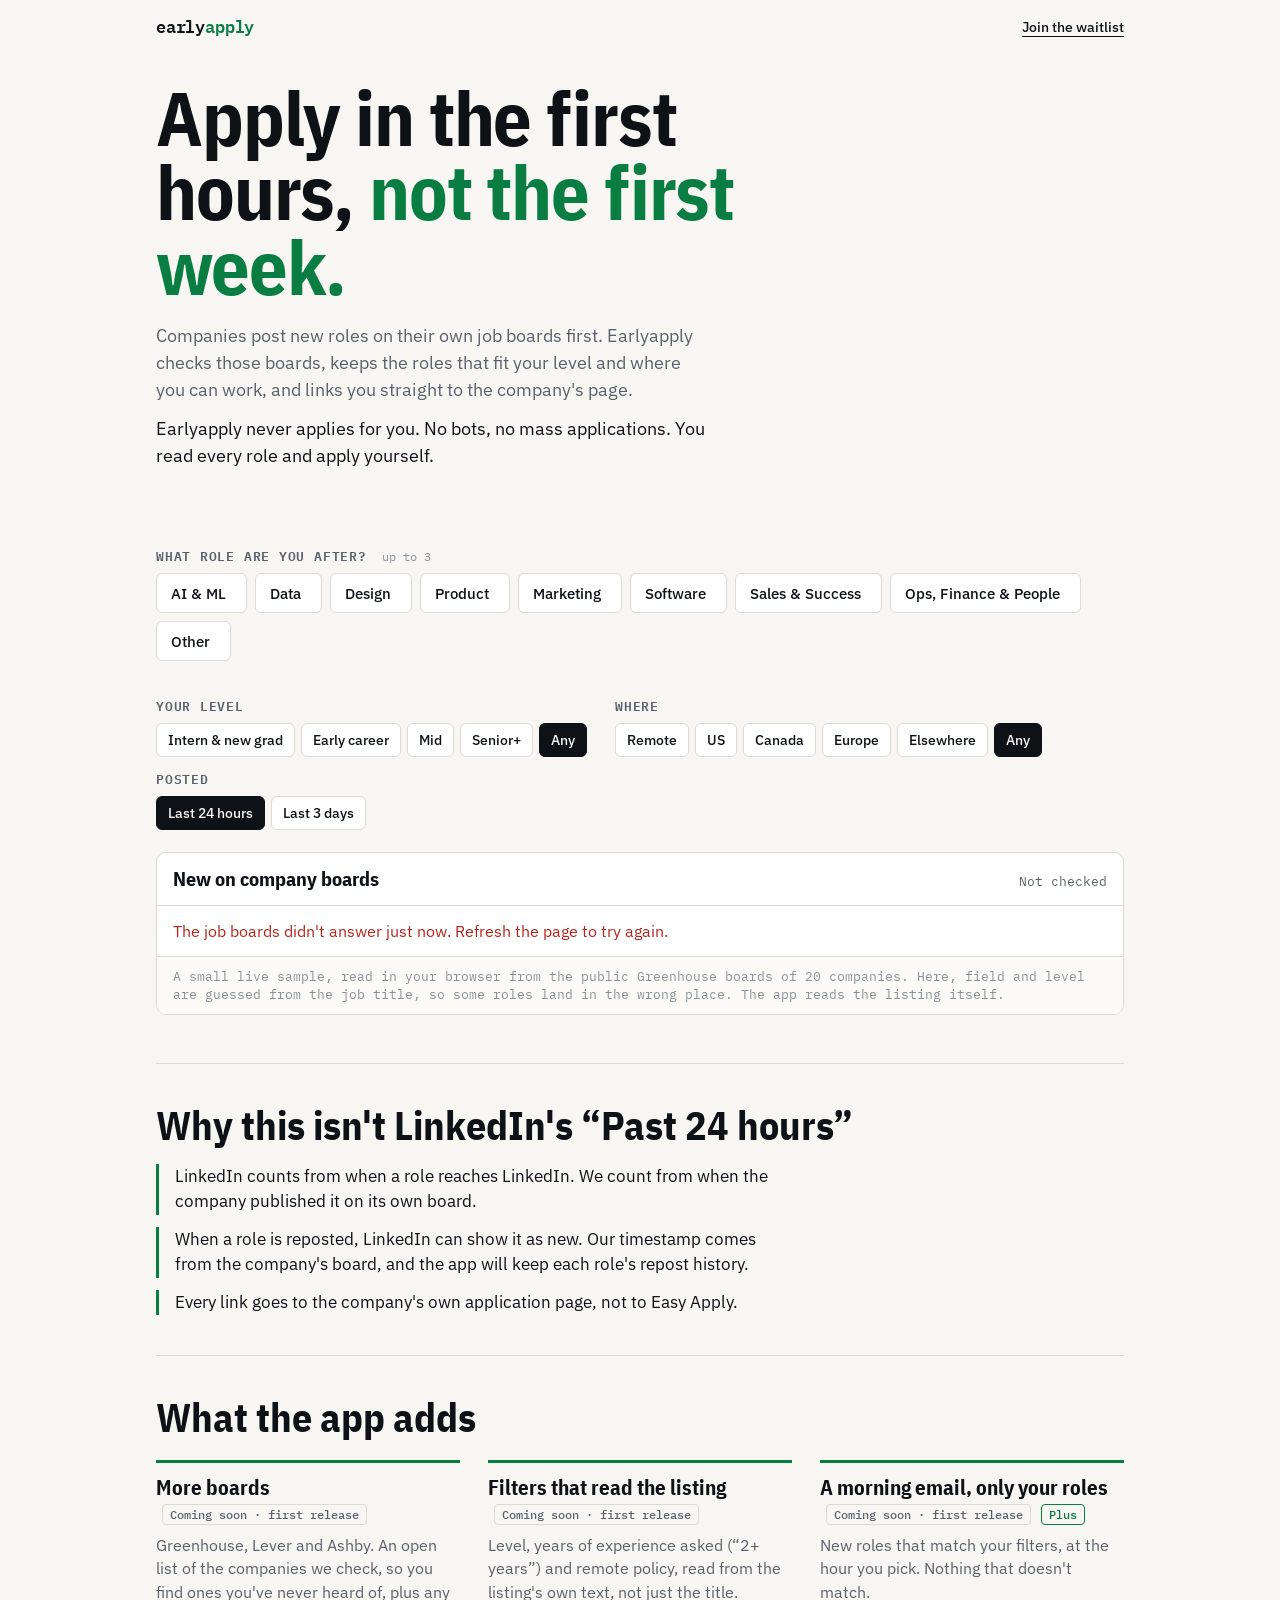
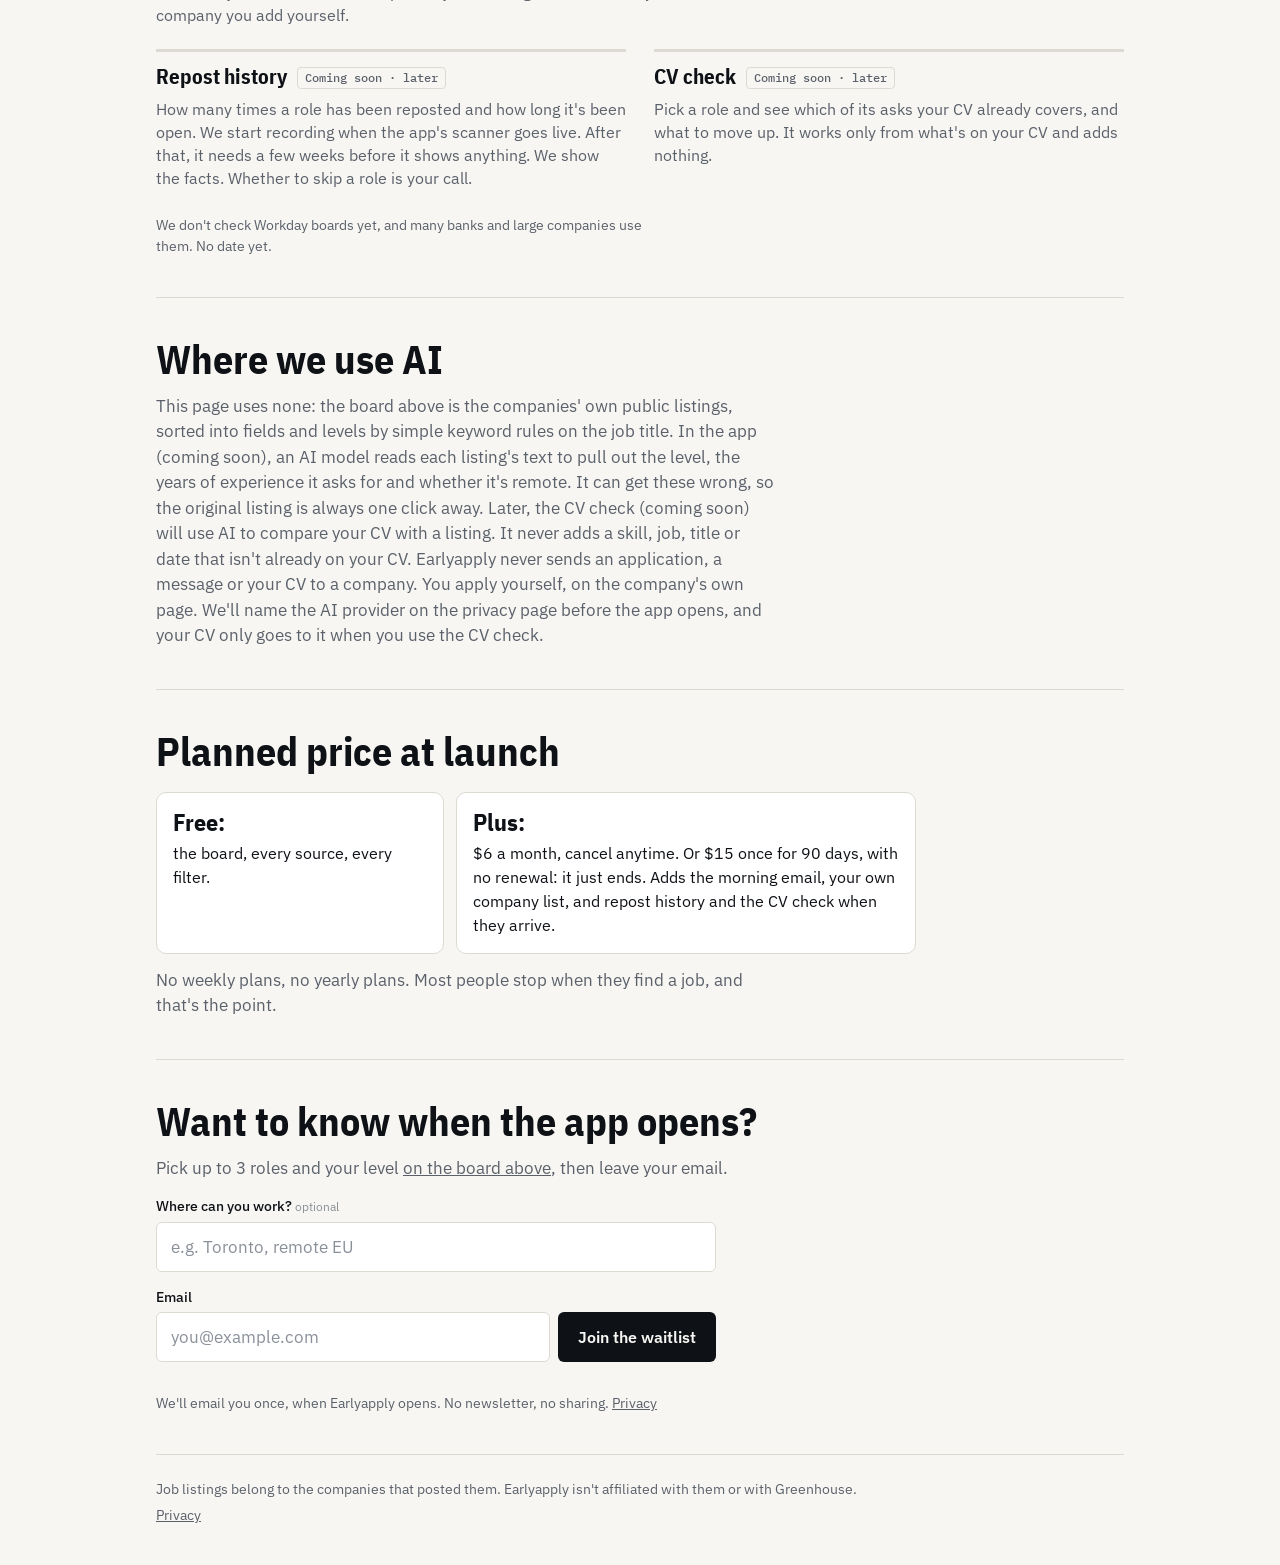
<file: earlyapply/index.html>
<!doctype html>
<html lang="en">
<head>
<meta charset="utf-8">
<meta name="viewport" content="width=device-width, initial-scale=1">
<title>Earlyapply · new roles at the source, filtered to you</title>
<meta name="description" content="Earlyapply checks companies' own job boards, keeps the new roles that fit your level and where you can work, and links you straight to the company's page. It never applies for you.">
<meta property="og:title" content="Earlyapply · apply in the first hours, not the first week">
<meta property="og:description" content="New roles straight from company job boards, filtered to your level and where you can work. Earlyapply never applies for you: you read every role and apply yourself. Join the waitlist.">
<meta property="og:type" content="website">
<meta name="theme-color" content="#f7f6f2">
<link rel="icon" href="data:image/svg+xml,%3Csvg xmlns='http://www.w3.org/2000/svg' viewBox='0 0 40 40'%3E%3Crect width='40' height='40' rx='9' fill='%230e1116'/%3E%3Ccircle cx='20' cy='21' r='10' fill='none' stroke='%23f7f6f2' stroke-width='2.6'/%3E%3Cpath d='M20 15v6l4 3' fill='none' stroke='%2334c27a' stroke-width='2.6' stroke-linecap='round'/%3E%3C/svg%3E">
<link rel="preconnect" href="https://fonts.googleapis.com">
<link rel="preconnect" href="https://fonts.gstatic.com" crossorigin>
<link href="https://fonts.googleapis.com/css2?family=IBM+Plex+Mono:wght@400;500;600&family=IBM+Plex+Sans+Condensed:wght@600;700&family=IBM+Plex+Sans:wght@400;500;600&display=swap" rel="stylesheet">
<style>
:root{
  --bg:#f7f6f2;--paper:#fff;--ink:#0e1116;--muted:#5b616b;--faint:#8a9099;--line:#dcdad3;
  --fresh:#0a7d43;--fresh-bg:#e3f3ea;--warm:#9a5b00;--error:#b3261e;
  --sans:"IBM Plex Sans",system-ui,sans-serif;--cond:"IBM Plex Sans Condensed","IBM Plex Sans",sans-serif;--mono:"IBM Plex Mono",ui-monospace,monospace;
}
*{box-sizing:border-box;margin:0;padding:0}
button,input{font:inherit;color:inherit}
button{background:none;border:0;cursor:pointer}
ul{list-style:none}
a{color:inherit}
body{background:var(--bg);color:var(--ink);font:400 17px/1.5 var(--sans);-webkit-font-smoothing:antialiased}
:focus-visible{outline:2px solid var(--ink);outline-offset:3px}
.wrap{max-width:1000px;margin:0 auto;padding:0 16px}

header.top{display:flex;align-items:center;justify-content:space-between;padding:18px 0}
.mark{font:600 17px/1 var(--mono);letter-spacing:-.01em;text-decoration:none}
.mark i{font-style:normal;color:var(--fresh)}
.top a.jump{font:500 14px/1 var(--sans);text-decoration:underline;text-underline-offset:4px}

.hero{padding:28px 0 8px}
h1{font:700 clamp(40px,8vw,76px)/.98 var(--cond);letter-spacing:-.015em;max-width:15ch}
h1 span{color:var(--fresh)}
.lede{margin-top:18px;max-width:50ch;font-size:18px;color:var(--muted)}
.promise{margin-top:12px;max-width:50ch;font-size:18px;color:var(--ink)}
.tally{margin-top:22px;font:500 15px/1.4 var(--mono);color:var(--ink);min-height:1.4em}
.tally b{font-weight:600;color:var(--fresh)}

/* ---------- the form wraps the live board: the role and level filters are also the waitlist answers ---------- */
.join{margin-top:30px}
fieldset{border:0;min-width:0}
legend{font:600 13px/1 var(--mono);letter-spacing:.06em;text-transform:uppercase;color:var(--muted);margin-bottom:10px}
legend small{font:400 12px/1 var(--mono);letter-spacing:0;text-transform:none;color:var(--faint);margin-left:6px}
.chips{display:flex;flex-wrap:wrap;gap:8px}
.chip{position:relative}
.chip input{position:absolute;opacity:0;pointer-events:none}
.chip span{display:inline-flex;align-items:center;gap:6px;height:40px;padding:0 14px;border:1.5px solid var(--line);border-radius:6px;background:var(--paper);font:500 15px/1 var(--sans);cursor:pointer;white-space:nowrap}
.chip span small{font:500 12px/1 var(--mono);color:var(--faint)}
.chip input:checked + span{background:var(--ink);border-color:var(--ink);color:var(--bg)}
.chip input:checked + span small{color:#b9c0c9}
.chip input:focus-visible + span{outline:2px solid var(--ink);outline-offset:3px}
.chips.sm{gap:6px}
.chips.sm .chip span{height:34px;padding:0 11px;font-size:14px}
.note{font:500 13.5px/1.4 var(--sans);color:var(--warm);min-height:1.4em;margin-top:6px}
.other{display:none;margin-top:4px;max-width:420px}
.join:has(#r-other:checked) .other{display:block}
.other label{display:block;font:500 14px/1.3 var(--sans);margin-bottom:6px}
.filters{display:flex;flex-wrap:wrap;gap:16px 28px;margin-top:14px}

.board{margin-top:22px;background:var(--paper);border:1px solid var(--line);border-radius:10px;overflow:hidden}
.board-h{display:flex;justify-content:space-between;align-items:baseline;gap:12px;flex-wrap:wrap;padding:14px 16px;border-bottom:1px solid var(--line)}
.board-h h2{font:700 20px/1.2 var(--cond)}
.board-h p{font:400 13px/1.3 var(--mono);color:var(--muted)}
.jobs li{display:grid;grid-template-columns:64px minmax(0,1fr);gap:4px 12px;padding:13px 16px;border-bottom:1px solid var(--line);align-items:start}
.jobs li:last-child{border-bottom:0}
.age{grid-row:span 2;font:600 22px/1.1 var(--mono);letter-spacing:-.02em;color:var(--warm)}
.age.new{color:var(--fresh)}
.age small{display:block;font:400 11px/1.3 var(--mono);letter-spacing:0;color:var(--faint)}
.jobs a{font:600 16.5px/1.3 var(--sans);text-decoration:none;overflow-wrap:anywhere}
.jobs a:hover{text-decoration:underline;text-underline-offset:3px}
.jobs a::after{content:" ↗";color:var(--faint);font-weight:400}
.where{font:400 14px/1.35 var(--sans);color:var(--muted);overflow-wrap:anywhere}
.where b{font-weight:500;color:var(--ink)}
.msg{padding:22px 16px;color:var(--muted);font-size:16px}
.msg.err{color:var(--error)}
.skel li{height:68px}
.skel li::before{content:"";display:block;grid-column:1/-1;height:14px;width:60%;margin-top:12px;border-radius:4px;background:linear-gradient(90deg,#eeece6,#f6f5f1,#eeece6);background-size:200% 100%;animation:sh 1.2s linear infinite}
@keyframes sh{to{background-position:-200% 0}}
@media (prefers-reduced-motion:reduce){.skel li::before{animation:none}}
.more-row{padding:12px 16px;border-top:1px solid var(--line)}
.more-row button{font:500 14px/1 var(--mono);text-decoration:underline;text-underline-offset:4px;padding:6px 0}
.board-f{padding:10px 16px;border-top:1px solid var(--line);font:400 12.5px/1.45 var(--mono);color:var(--faint);background:#fbfaf7}

section.block{border-top:1px solid var(--line);padding:40px 0;margin-top:48px}
section.block + section.block{margin-top:0}
section.block h2{font:700 clamp(28px,5vw,40px)/1.05 var(--cond)}
.body{margin-top:14px;max-width:62ch;color:var(--muted)}
.lines{margin-top:18px;display:grid;gap:12px;max-width:62ch}
.lines li{padding-left:16px;border-left:3px solid var(--fresh)}
.pill{display:inline-block;vertical-align:2px;margin-left:6px;padding:4px 7px;border:1px solid var(--line);border-radius:4px;font:500 11.5px/1 var(--mono);color:var(--muted);white-space:nowrap}
.pill.plus{color:var(--fresh);border-color:var(--fresh)}
.feats{margin-top:22px;display:grid;gap:20px}
@media (min-width:720px){.feats{grid-template-columns:repeat(3,1fr);gap:28px}.feats.two{grid-template-columns:repeat(2,1fr)}}
.feats > div{border-top:3px solid var(--fresh);padding-top:12px}
.feats.two > div{border-top-color:var(--line)}
.feats b{font:700 21px/1.2 var(--cond)}
.feats p{margin-top:6px;color:var(--muted);font-size:15.5px}
.foot{margin-top:24px;font-size:14px;color:var(--muted);max-width:62ch}

.plans{margin-top:20px;display:grid;gap:12px;max-width:760px}
@media (min-width:720px){.plans{grid-template-columns:1fr 1.6fr}}
.plans p{background:var(--paper);border:1px solid var(--line);border-radius:10px;padding:16px;font-size:16px}
.plans b{display:block;font:700 24px/1.1 var(--cond);margin-bottom:6px}

.email h2{font:700 clamp(28px,5vw,40px)/1.05 var(--cond)}
.picks b{font-weight:600;color:var(--ink)}
.email label{display:block;font:500 14px/1.3 var(--sans);margin:16px 0 6px}
.email label small{font-weight:400;color:var(--faint)}
.row{display:flex;gap:8px;flex-wrap:wrap;max-width:560px}
input[type=email],input[type=text]{flex:1 1 220px;width:100%;min-width:0;height:50px;padding:0 14px;background:var(--paper);border:1.5px solid var(--line);border-radius:6px;font-size:17px}
#where{max-width:560px}
input::placeholder{color:var(--faint)}
.go{flex:0 0 auto;height:50px;padding:0 20px;background:var(--ink);color:var(--bg);border-radius:6px;font:600 16px/1 var(--sans)}
.go:disabled{opacity:.6;cursor:progress}
[data-status]{font:500 14px/1.4 var(--sans);margin-top:10px;min-height:1.4em;color:var(--muted)}
[data-status][data-kind=error]{color:var(--error)}
.fine{font-size:13.5px;color:var(--muted);margin-top:2px}
.done{display:none;border-top:1px solid var(--line);padding:40px 0 56px}
.done h2{font:700 30px/1.1 var(--cond)}
.done p{color:var(--muted);margin-top:6px}
.join[data-state=done] .fields{display:none}
.join[data-state=done] .done{display:block}
footer{border-top:1px solid var(--line);padding:24px 0 40px;font-size:13.5px;color:var(--muted)}
footer p + p{margin-top:6px}
</style>
</head>
<body>
<div class="wrap">
  <header class="top">
    <a class="mark" href="./">early<i>apply</i></a>
    <a class="jump" href="#email">Join the waitlist</a>
  </header>

  <main>
    <section class="hero">
      <h1>Apply in the first hours, <span>not the first week.</span></h1>
      <p class="lede">Companies post new roles on their own job boards first. Earlyapply checks those boards, keeps the roles that fit your level and where you can work, and links you straight to the company's page.</p>
      <p class="promise">Earlyapply never applies for you. No bots, no mass applications. You read every role and apply yourself.</p>
      <p class="tally" id="tally" aria-live="polite"></p>
    </section>

    <form class="join" id="join" data-waitlist="earlyapply" data-needs-answer="Pick at least one role on the board above, so we know what you're after.">
      <fieldset id="roles">
        <legend>What role are you after? <small>up to 3</small></legend>
        <div class="chips" id="chips"></div>
        <p class="note" id="roleNote" aria-live="polite"></p>
        <div class="other">
          <label for="other">Which role?</label>
          <input type="text" id="other" name="other" maxlength="80" autocomplete="off" placeholder="e.g. Technical writer">
        </div>
      </fieldset>
      <div class="filters">
        <fieldset><legend>Your level</legend><div class="chips sm" id="levels"></div></fieldset>
        <fieldset><legend>Where</legend><div class="chips sm" id="places"></div></fieldset>
        <fieldset><legend>Posted</legend><div class="chips sm" id="windows"></div></fieldset>
      </div>

      <div class="board" aria-labelledby="board-title">
        <div class="board-h">
          <h2 id="board-title">New on company boards</h2>
          <p id="checked">Checking company boards…</p>
        </div>
        <ul class="jobs skel" id="jobs" aria-busy="true"><li></li><li></li><li></li><li></li></ul>
        <div class="more-row" id="moreRow" hidden><button type="button" id="moreBtn"></button></div>
        <p class="board-f">A small live sample, read in your browser from the public Greenhouse boards of <span id="cos"></span>. Here, field and level are guessed from the job title, so some roles land in the wrong place. The app reads the listing itself.</p>
      </div>

      <section class="block">
        <h2>Why this isn't LinkedIn's “Past 24 hours”</h2>
        <ul class="lines">
          <li>LinkedIn counts from when a role reaches LinkedIn. We count from when the company published it on its own board.</li>
          <li>When a role is reposted, LinkedIn can show it as new. Our timestamp comes from the company's board, and the app will keep each role's repost history.</li>
          <li>Every link goes to the company's own application page, not to Easy Apply.</li>
        </ul>
      </section>

      <section class="block">
        <h2>What the app adds</h2>
        <div class="feats">
          <div><b>More boards</b> <span class="pill">Coming soon · first release</span><p>Greenhouse, Lever and Ashby. An open list of the companies we check, so you find ones you've never heard of, plus any company you add yourself.</p></div>
          <div><b>Filters that read the listing</b> <span class="pill">Coming soon · first release</span><p>Level, years of experience asked (“2+ years”) and remote policy, read from the listing's own text, not just the title.</p></div>
          <div><b>A morning email, only your roles</b> <span class="pill">Coming soon · first release</span> <span class="pill plus">Plus</span><p>New roles that match your filters, at the hour you pick. Nothing that doesn't match.</p></div>
        </div>
        <div class="feats two">
          <div><b>Repost history</b> <span class="pill">Coming soon · later</span><p>How many times a role has been reposted and how long it's been open. We start recording when the app's scanner goes live. After that, it needs a few weeks before it shows anything. We show the facts. Whether to skip a role is your call.</p></div>
          <div><b>CV check</b> <span class="pill">Coming soon · later</span><p>Pick a role and see which of its asks your CV already covers, and what to move up. It works only from what's on your CV and adds nothing.</p></div>
        </div>
        <p class="foot">We don't check Workday boards yet, and many banks and large companies use them. No date yet.</p>
      </section>

      <section class="block">
        <h2>Where we use AI</h2>
        <p class="body">This page uses none: the board above is the companies' own public listings, sorted into fields and levels by simple keyword rules on the job title. In the app (coming soon), an AI model reads each listing's text to pull out the level, the years of experience it asks for and whether it's remote. It can get these wrong, so the original listing is always one click away. Later, the CV check (coming soon) will use AI to compare your CV with a listing. It never adds a skill, job, title or date that isn't already on your CV. Earlyapply never sends an application, a message or your CV to a company. You apply yourself, on the company's own page. We'll name the AI provider on the privacy page before the app opens, and your CV only goes to it when you use the CV check.</p>
      </section>

      <section class="block">
        <h2>Planned price at launch</h2>
        <div class="plans">
          <p><b>Free:</b> the board, every source, every filter.</p>
          <p><b>Plus:</b> $6 a month, cancel anytime. Or $15 once for 90 days, with no renewal: it just ends. Adds the morning email, your own company list, and repost history and the CV check when they arrive.</p>
        </div>
        <p class="body">No weekly plans, no yearly plans. Most people stop when they find a job, and that's the point.</p>
      </section>

      <section class="block email fields" id="email-block">
        <h2>Want to know when the app opens?</h2>
        <p class="body picks" id="picks"></p>
        <label for="where">Where can you work? <small>optional</small></label>
        <input type="text" id="where" name="where" data-answer-label="where" maxlength="80" autocomplete="off" placeholder="e.g. Toronto, remote EU">
        <label for="email">Email</label>
        <div class="row">
          <input type="email" id="email" name="email" required autocomplete="email" placeholder="you@example.com">
          <button class="go" type="submit">Join the waitlist</button>
        </div>
        <p data-status role="status" aria-live="polite"></p>
        <p class="fine">We'll email you once, when Earlyapply opens. No newsletter, no sharing. <a href="../privacy.html">Privacy</a></p>
      </section>
      <div class="done" data-done tabindex="-1">
        <h2>You're on the list.</h2>
        <p>We'll write once, when Earlyapply opens. The board above stays live until then.</p>
      </div>
    </form>
  </main>

  <footer>
    <p>Job listings belong to the companies that posted them. Earlyapply isn't affiliated with them or with Greenhouse.</p>
    <p><a href="../privacy.html">Privacy</a></p>
  </footer>
</div>

<script src="../config.js"></script>
<script src="../waitlist.js"></script>
<script>
(() => {
  const $ = id => document.getElementById(id);
  // Public Greenhouse boards, open to browser requests. The first four are big (400-800 KB raw, about 40-65 KB gzipped);
  // the rest were checked under 100 KB raw on 2026-11-11.
  const BOARDS = [
    ['anthropic', 'Anthropic'], ['stripe', 'Stripe'], ['databricks', 'Databricks'], ['cloudflare', 'Cloudflare'],
    ['figma', 'Figma'], ['airbnb', 'Airbnb'], ['dropbox', 'Dropbox'], ['robinhood', 'Robinhood'],
    ['hootsuite', 'Hootsuite'], ['n26', 'N26'], ['contentful', 'Contentful'], ['faire', 'Faire'], ['duolingo', 'Duolingo'],
    ['chime', 'Chime'], ['enova', 'Enova'], ['instacart', 'Instacart'], ['geotab', 'Geotab'], ['d2l', 'D2L'],
    ['raisin', 'Raisin'], ['staffbase', 'Staffbase'],
  ];
  const FIELDS = [
    ['ai-ml', 'AI & ML', /\b(machine learning|ml|ai|llm|research (scientist|engineer)|applied scientist|inference|computer vision|nlp|deep learning)\b/i],
    ['data', 'Data', /\b(data(?! cent(er|re)s?)|analytics|analyst|business intelligence)\b/i],
    ['design', 'Design', /\b(design|designer|ux|ui)\b/i],
    ['product', 'Product', /\b(product (manager|lead|owner|director|management)|head of product|pm)\b/i],
    ['marketing', 'Marketing', /\b(marketing|growth|brand|content|communications|seo|social media|demand gen)\b/i],
    ['software', 'Software', /\b(engineer|engineering|developer|software|sre|devops|infrastructure|frontend|backend|full[- ]stack|mobile|ios|android)\b/i],
    ['sales', 'Sales & Success', /\b(sales|account (executive|manager)|customer|solutions|partners?(hips?)?|business development|support)\b/i],
    ['ops', 'Ops, Finance & People', /\b(operations|finance|financial|legal|counsel|recruit(er|ing)?|sourc(er|ing)|talent|people|hr|accounting|tax|payroll|compliance|risk)\b/i],
  ];
  const ROLES = FIELDS.map(f => [f[0], f[1]]).concat([['other', 'Other']]);
  const LEVELS = [['intern', 'Intern & new grad'], ['early', 'Early career'], ['mid', 'Mid'], ['senior', 'Senior+'], ['', 'Any']];
  const PLACES = [['remote', 'Remote'], ['us', 'US'], ['canada', 'Canada'], ['europe', 'Europe'], ['elsewhere', 'Elsewhere'], ['', 'Any']];
  const WINDOWS = [['1', 'Last 24 hours'], ['3', 'Last 3 days']];
  const MAX_ROLES = 3, SHOW = 8;

  const fieldOf = t => (FIELDS.find(f => f[2].test(t)) || ['other'])[0];
  // Level is a guess from the title alone; anything without a clear word lands in Mid.
  const levelOf = t =>
    /\b(intern(ship)?s?|new grad(uate)?s?|graduate|apprentice(ship)?|co-?op|student|werkstudent|trainee)\b/i.test(t) ? 'intern' :
    /\b(senior|sr|staff|principal|lead|head|director|vp|vice president|chief|distinguished)\b/i.test(t) || /\b(III|IV)\b/.test(t) ? 'senior' :
    /\b(junior|jr|associate|entry[- ]level|early career)\b/i.test(t) || /\sI(\s*$|\s*[,(|–-])/.test(t) ? 'early' : 'mid';
  // Where comes from the location text. One role can be both Remote and US.
  const RE_REMOTE = /remote|anywhere|distributed|work from home/i;
  const RE_US = /united states|\b(new york|nyc|san francisco|bay area|seattle|chicago|austin|boston|denver|los angeles|atlanta|pittsburgh|miami|menlo park|palo alto|mountain view|sunnyvale|san jose|san diego|portland|philadelphia|dallas|houston|phoenix|nashville|raleigh|minneapolis|detroit|bellevue|brooklyn|washington|california|texas|illinois|oklahoma)\b/i;
  const RE_US_CODE = /\b(US|USA|SF|NYC|AMER)\b|\bU\.S\.|,\s*(AL|AK|AZ|AR|CA|CO|CT|DE|DC|FL|GA|HI|ID|IL|IN|IA|KS|KY|LA|ME|MD|MA|MI|MN|MS|MO|MT|NE|NV|NH|NJ|NM|NY|NC|ND|OH|OK|OR|PA|RI|SC|SD|TN|TX|UT|VT|VA|WA|WV|WI|WY)\b/;
  const RE_CANADA = /\b(canada|toronto|vancouver|montr[eé]al|ottawa|calgary|edmonton|waterloo|kitchener|oakville|mississauga|winnipeg|halifax|ontario|british columbia|qu[eé]bec|alberta|can)\b/i;
  const RE_CANADA_CODE = /,\s*(ON|BC|AB|QC|NS|MB)\b/;
  const RE_EUROPE = /\b(europe|emea|germany|berlin|munich|münchen|hamburg|frankfurt|cologne|united kingdom|england|scotland|london|manchester|edinburgh|ireland|dublin|france|paris|spain|madrid|barcelona|portugal|lisbon|netherlands|amsterdam|belgium|brussels|luxembourg|switzerland|z[uü]rich|geneva|austria|vienna|italy|milan|rome|poland|warsaw|krak[oó]w|czech|prague|sweden|stockholm|denmark|copenhagen|norway|oslo|finland|helsinki|estonia|tallinn|latvia|lithuania|romania|bucharest|bulgaria|sofia|greece|athens|hungary|budapest|serbia|belgrade|croatia|ukraine|kyiv)\b/i;
  const RE_EUROPE_CODE = /\b(EU|UK|IE|CH|DE|NL)\b/;
  function placesOf(loc) {
    const p = [];
    if (RE_REMOTE.test(loc)) p.push('remote');
    if (RE_US.test(loc) || RE_US_CODE.test(loc)) p.push('us');
    if (RE_CANADA.test(loc) || RE_CANADA_CODE.test(loc)) p.push('canada');
    if (RE_EUROPE.test(loc) || RE_EUROPE_CODE.test(loc)) p.push('europe');
    const rest = loc.replace(/remote|anywhere|distributed|work from home|hybrid|in[- ]office|on[- ]?site|n\/a|location/gi, '');
    if (p.filter(x => x !== 'remote').length === 0 && /[a-z]{3}/i.test(rest)) p.push('elsewhere');
    return p;
  }
  const esc = s => String(s).replace(/[&<>"']/g, c => ({ '&': '&amp;', '<': '&lt;', '>': '&gt;', '"': '&quot;', "'": '&#39;' }[c]));

  let jobs = [], roles = [], level = '', place = '', days = 1, expanded = false, loaded = false, answered = BOARDS.length;

  const chip = (type, name, [v, l], checked, attrs = '') =>
    `<label class="chip"><input type="${type}" name="${name}" value="${v}"${checked ? ' checked' : ''}${attrs}><span>${l}${type === 'checkbox' ? ` <small data-n="${v}"></small>` : ''}</span></label>`;
  $('chips').innerHTML = ROLES.map(r => chip('checkbox', 'answer', r, false, ` id="r-${r[0]}"`)).join('');
  $('levels').innerHTML = LEVELS.map(r => chip('radio', 'level', r, r[0] === '', ' data-answer-label="level"')).join('');
  $('places').innerHTML = PLACES.map(r => chip('radio', 'place', r, r[0] === '')).join('');
  $('windows').innerHTML = WINDOWS.map(r => chip('radio', 'window', r, r[0] === '1')).join('');
  $('cos').textContent = BOARDS.map(b => b[1]).join(', ');

  const fits = (j, withRole) => j.hours < days * 24 && (!level || j.level === level) && (!place || j.places.includes(place)) &&
    (!withRole || !roles.length || roles.includes(j.field));

  function ago(h) {
    if (h < 1) return [Math.max(1, Math.round(h * 60)) + 'm', 'ago'];
    return [Math.floor(h) + 'h', 'ago'];
  }
  function picks() {
    const names = roles.map(r => ROLES.find(x => x[0] === r)[1]);
    const lv = level ? LEVELS.find(x => x[0] === level)[1] : 'any level';
    $('picks').innerHTML = names.length
      ? `You're signing up for <b>${esc(names.join(', '))}</b>, <b>${esc(lv)}</b>. <a href="#roles">Change on the board</a>`
      : `Pick up to ${MAX_ROLES} roles and your level <a href="#roles">on the board above</a>, then leave your email.`;
  }
  function render() {
    if (!loaded) return;
    const base = jobs.filter(j => fits(j, false));
    ROLES.forEach(([v]) => { const el = document.querySelector(`[data-n="${v}"]`); if (el) el.textContent = base.filter(j => j.field === v).length; });
    const list = roles.length ? base.filter(j => roles.includes(j.field)) : base;
    const shown = expanded ? list : list.slice(0, SHOW);
    const ul = $('jobs');
    ul.classList.remove('skel'); ul.removeAttribute('aria-busy');
    const span = days === 1 ? 'the last 24 hours' : 'the last 3 days';
    if (!list.length) {
      const filtered = roles.length || level || place;
      ul.innerHTML = `<li class="msg" style="display:block">${filtered ? 'Nothing for these filters' : 'Nothing new'} on these ${answered} boards in ${span}.${days === 1 ? ' Try the last 3 days.' : ''} The app will check far more boards than this sample.</li>`;
    } else {
      ul.innerHTML = shown.map(j => {
        const [n, u] = ago(j.hours);
        return `<li><span class="age${j.hours < 6 ? ' new' : ''}" title="${esc(j.when)}">${n}<small>${u}</small></span>
          <a href="${esc(j.url)}" target="_blank" rel="noopener">${esc(j.title)}</a>
          <span class="where"><b>${esc(j.company)}</b>${j.location ? ' · ' + esc(j.location) : ''}</span></li>`;
      }).join('');
    }
    const rest = list.length - shown.length;
    $('moreRow').hidden = !(rest > 0 || expanded && list.length > SHOW);
    $('moreBtn').textContent = expanded ? 'Show fewer' : `Show all ${list.length}`;
  }
  $('moreBtn').onclick = () => { expanded = !expanded; render(); };
  $('chips').addEventListener('change', e => {
    const on = [...document.querySelectorAll('#chips input:checked')];
    if (on.length > MAX_ROLES) { e.target.checked = false; $('roleNote').textContent = `Up to ${MAX_ROLES} roles. Untick one to pick another.`; return; }
    $('roleNote').textContent = '';
    roles = on.map(i => i.value); expanded = false; picks(); render();
  });
  $('levels').addEventListener('change', e => { level = e.target.value; expanded = false; picks(); render(); });
  $('places').addEventListener('change', e => { place = e.target.value; expanded = false; render(); });
  $('windows').addEventListener('change', e => { days = +e.target.value; expanded = false; render(); });
  picks();

  const now = Date.now();
  const load = ([b, name]) => {
    const ctl = new AbortController(); setTimeout(() => ctl.abort(), 12000);
    return fetch(`https://boards-api.greenhouse.io/v1/boards/${b}/jobs`, { signal: ctl.signal })
      .then(r => { if (!r.ok) throw new Error(r.status); return r.json(); })
      .then(d => (d.jobs || []).map(j => {
        const t = Date.parse(j.first_published);
        const location = j.location && j.location.name !== 'N/A' ? j.location.name.trim() : '';
        return { title: j.title, company: j.company_name || name, location, url: j.absolute_url,
                 hours: (now - t) / 36e5, when: new Date(t).toLocaleString(),
                 field: fieldOf(j.title || ''), level: levelOf(j.title || ''), places: placesOf(location) };
      }).filter(j => j.hours >= 0 && j.hours < 72 && /^https:\/\//.test(j.url || '')));
  };
  Promise.allSettled(BOARDS.map(load)).then(rs => {
    const ok = rs.filter(r => r.status === 'fulfilled');
    answered = ok.length;
    $('cos').textContent = BOARDS.filter((b, i) => rs[i].status === 'fulfilled').map(b => b[1]).join(', ') || BOARDS.length + ' companies';
    const time = new Date().toLocaleTimeString([], { hour: '2-digit', minute: '2-digit' });
    if (!ok.length) {
      $('checked').textContent = 'Not checked';
      const ul = $('jobs'); ul.classList.remove('skel'); ul.removeAttribute('aria-busy');
      ul.innerHTML = '<li class="msg err" style="display:block">The job boards didn\'t answer just now. Refresh the page to try again.</li>';
      return;
    }
    jobs = ok.flatMap(r => r.value).sort((a, b) => a.hours - b.hours);
    const missed = BOARDS.length - ok.length;
    $('checked').textContent = `Checked ${time} your time` + (missed ? ` · ${missed} board${missed > 1 ? 's' : ''} didn't answer` : '');
    $('tally').innerHTML = `<b>${jobs.filter(j => j.hours < 24).length}</b> new roles went live on ${ok.length} company boards in the last 24 hours.`;
    loaded = true;
    render();
  });
})();
</script>
</body>
</html>
</file>
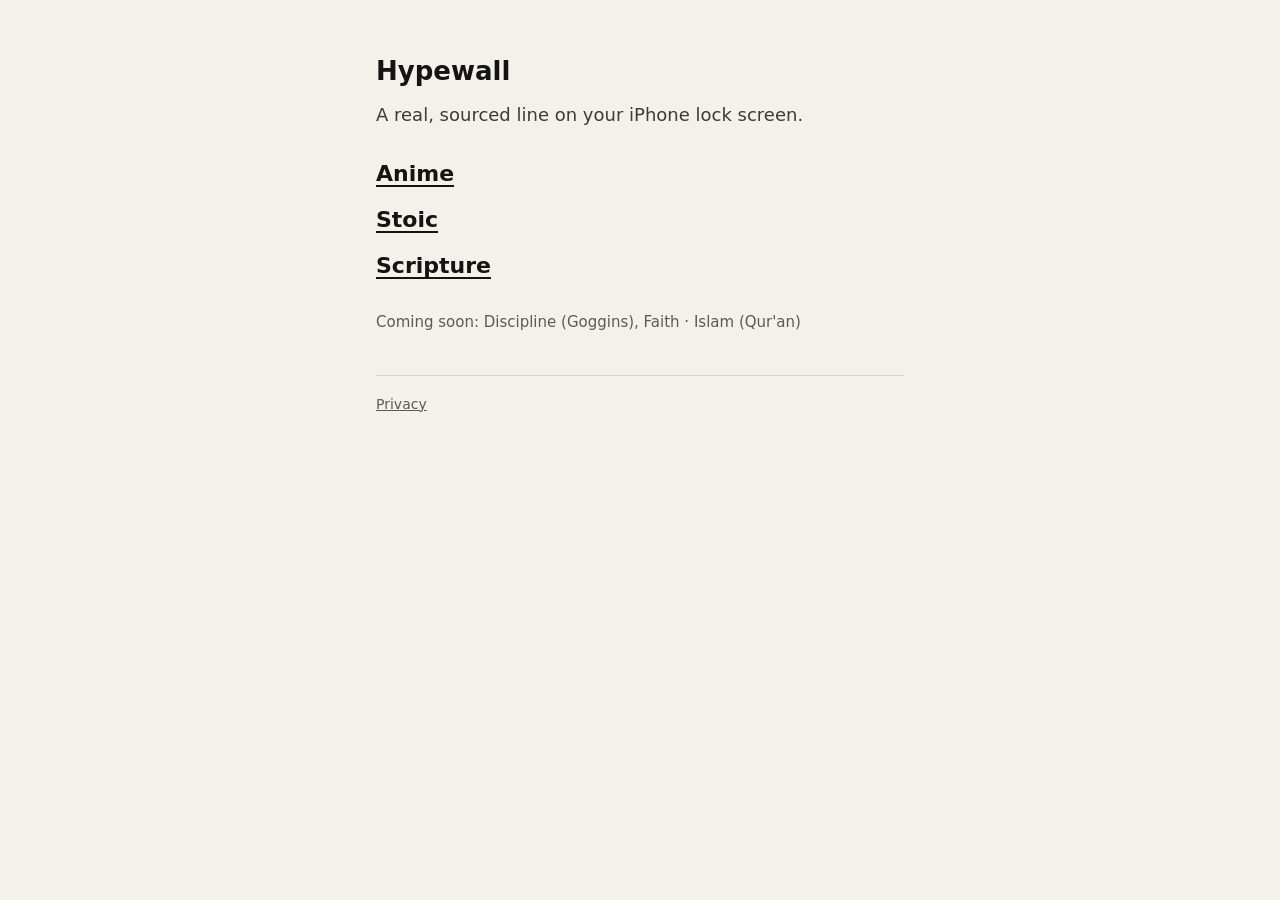
<file: hypewall/index.html>
<!doctype html>
<html lang="en">
<head>
<meta charset="utf-8">
<meta name="viewport" content="width=device-width, initial-scale=1">
<script>
// Old links used ?pack=anime|stoic|scripture. Send them to the pack's own page and keep the rest (like ?r=).
(function () {
  var p = new URLSearchParams(location.search), k = p.get('pack');
  if (k === 'anime' || k === 'stoic' || k === 'scripture') {
    p.delete('pack');
    var q = p.toString();
    location.replace(k + '/' + (q ? '?' + q : '') + location.hash);
  }
})();
</script>
<title>Hypewall</title>
<meta name="description" content="A real, sourced line on your iPhone lock screen. Anime, Stoic or Scripture.">
<meta property="og:title" content="Hypewall">
<meta property="og:description" content="A real, sourced line on your iPhone lock screen. Anime, Stoic or Scripture.">
<meta property="og:type" content="website">
<meta name="theme-color" content="#f4f1ea">
<link rel="icon" href="data:image/svg+xml,%3Csvg xmlns='http://www.w3.org/2000/svg' viewBox='0 0 40 40'%3E%3Crect width='40' height='40' rx='9' fill='%23141414'/%3E%3Cpath d='M13 29V11h8a5 5 0 0 1 0 10h-8m7 0 6 8' fill='none' stroke='%23f4f1ea' stroke-width='3' stroke-linecap='round' stroke-linejoin='round'/%3E%3C/svg%3E">
<style>
*{box-sizing:border-box;margin:0;padding:0}
body{background:#f4f1ea;color:#141414;font:400 18px/1.55 system-ui,-apple-system,"Segoe UI",sans-serif}
main{max-width:560px;margin:0 auto;padding:56px 16px 40px}
h1{font-size:26px;line-height:1.2;font-weight:700}
p{margin-top:14px;color:#3d3b37}
ul{list-style:none;margin-top:28px}
li + li{margin-top:12px}
li a{font-size:22px;font-weight:600;color:#141414;text-underline-offset:4px}
.soon{margin-top:28px;font-size:15px;color:#5d5a54}
footer{margin-top:40px;padding-top:18px;border-top:1px solid rgba(20,20,20,.14);font-size:14px}
footer a{color:#5d5a54}
</style>
</head>
<body>
<main>
  <h1>Hypewall</h1>
  <p>A real, sourced line on your iPhone lock screen.</p>
  <ul>
    <li><a href="anime/">Anime</a></li>
    <li><a href="stoic/">Stoic</a></li>
    <li><a href="scripture/">Scripture</a></li>
  </ul>
  <p class="soon">Coming soon: Discipline (Goggins), Faith · Islam (Qur'an)</p>
  <footer><a href="../privacy.html">Privacy</a></footer>
</main>
<script>
// Carry ?r= and friends onto the pack links so the sign-up still knows where the visitor came from.
if (location.search) document.querySelectorAll('ul a').forEach(function (a) { a.href = a.getAttribute('href') + location.search; });
</script>
</body>
</html>
</file>
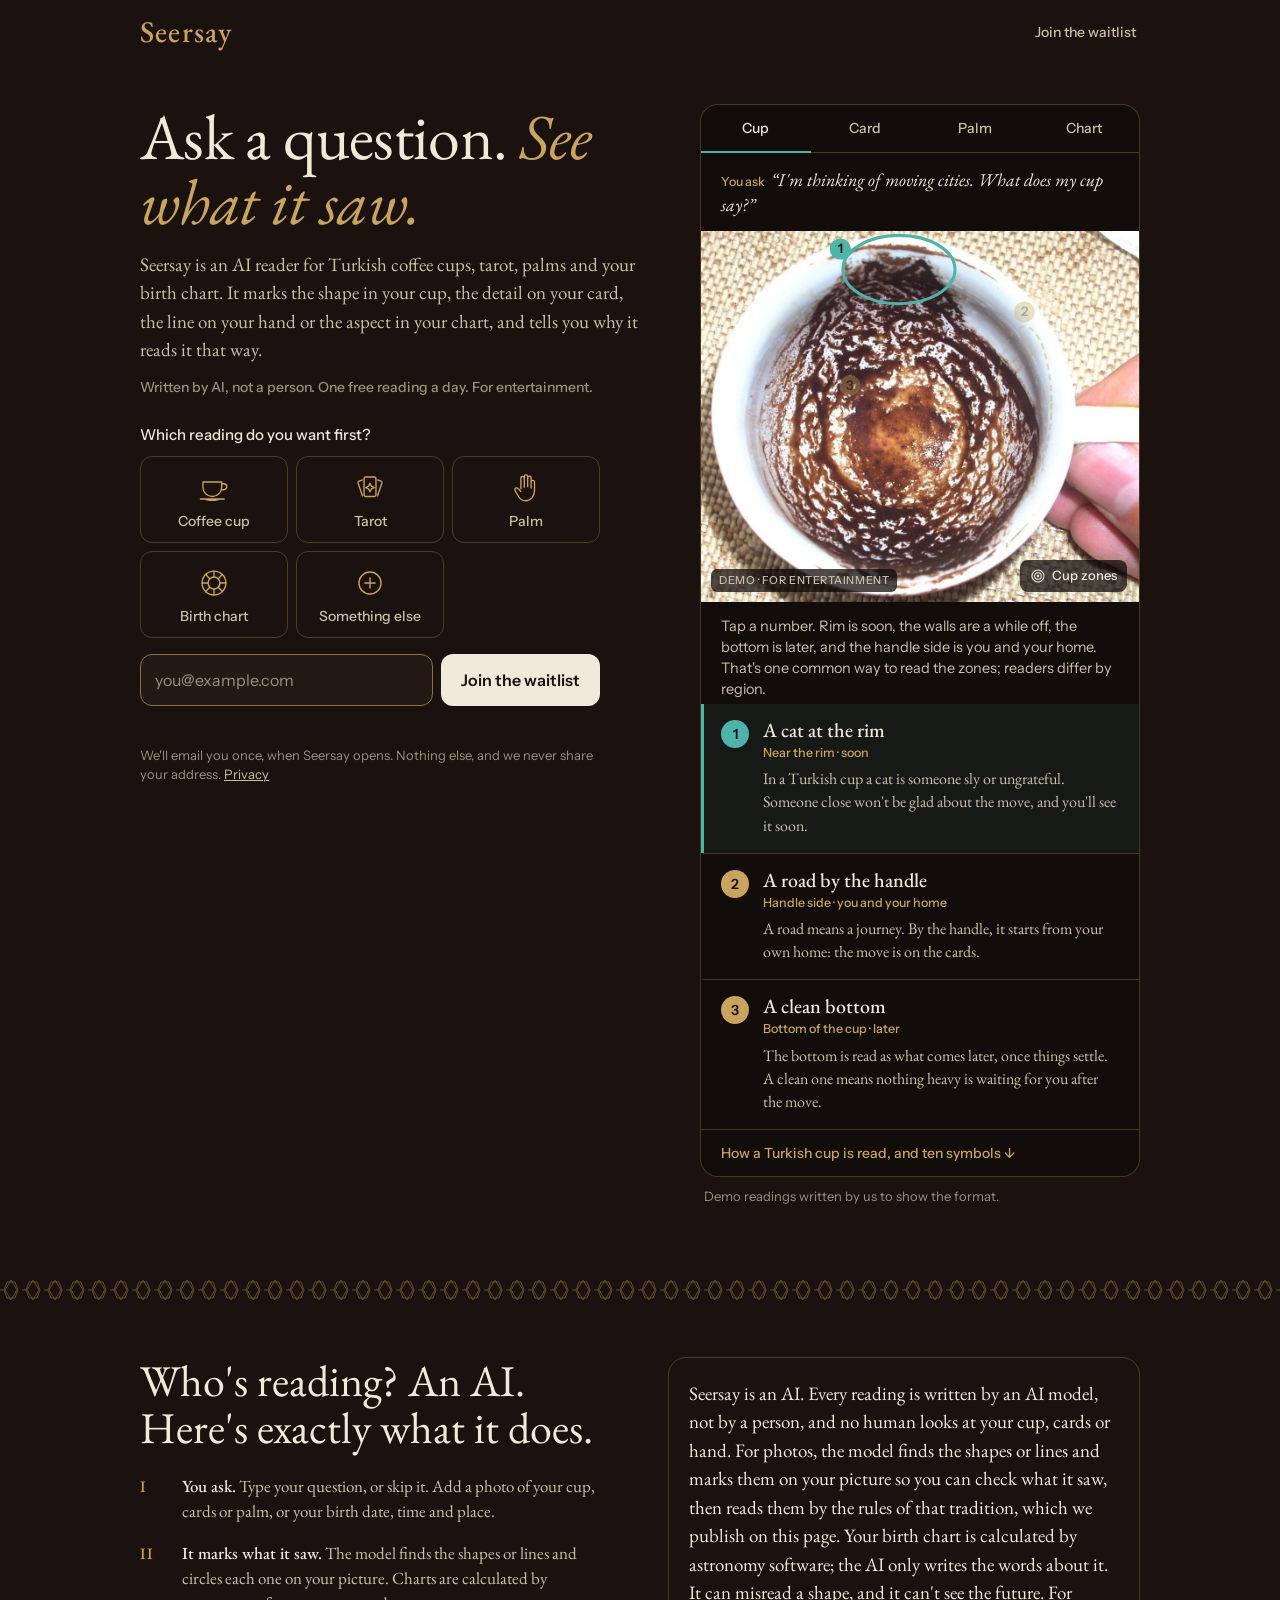
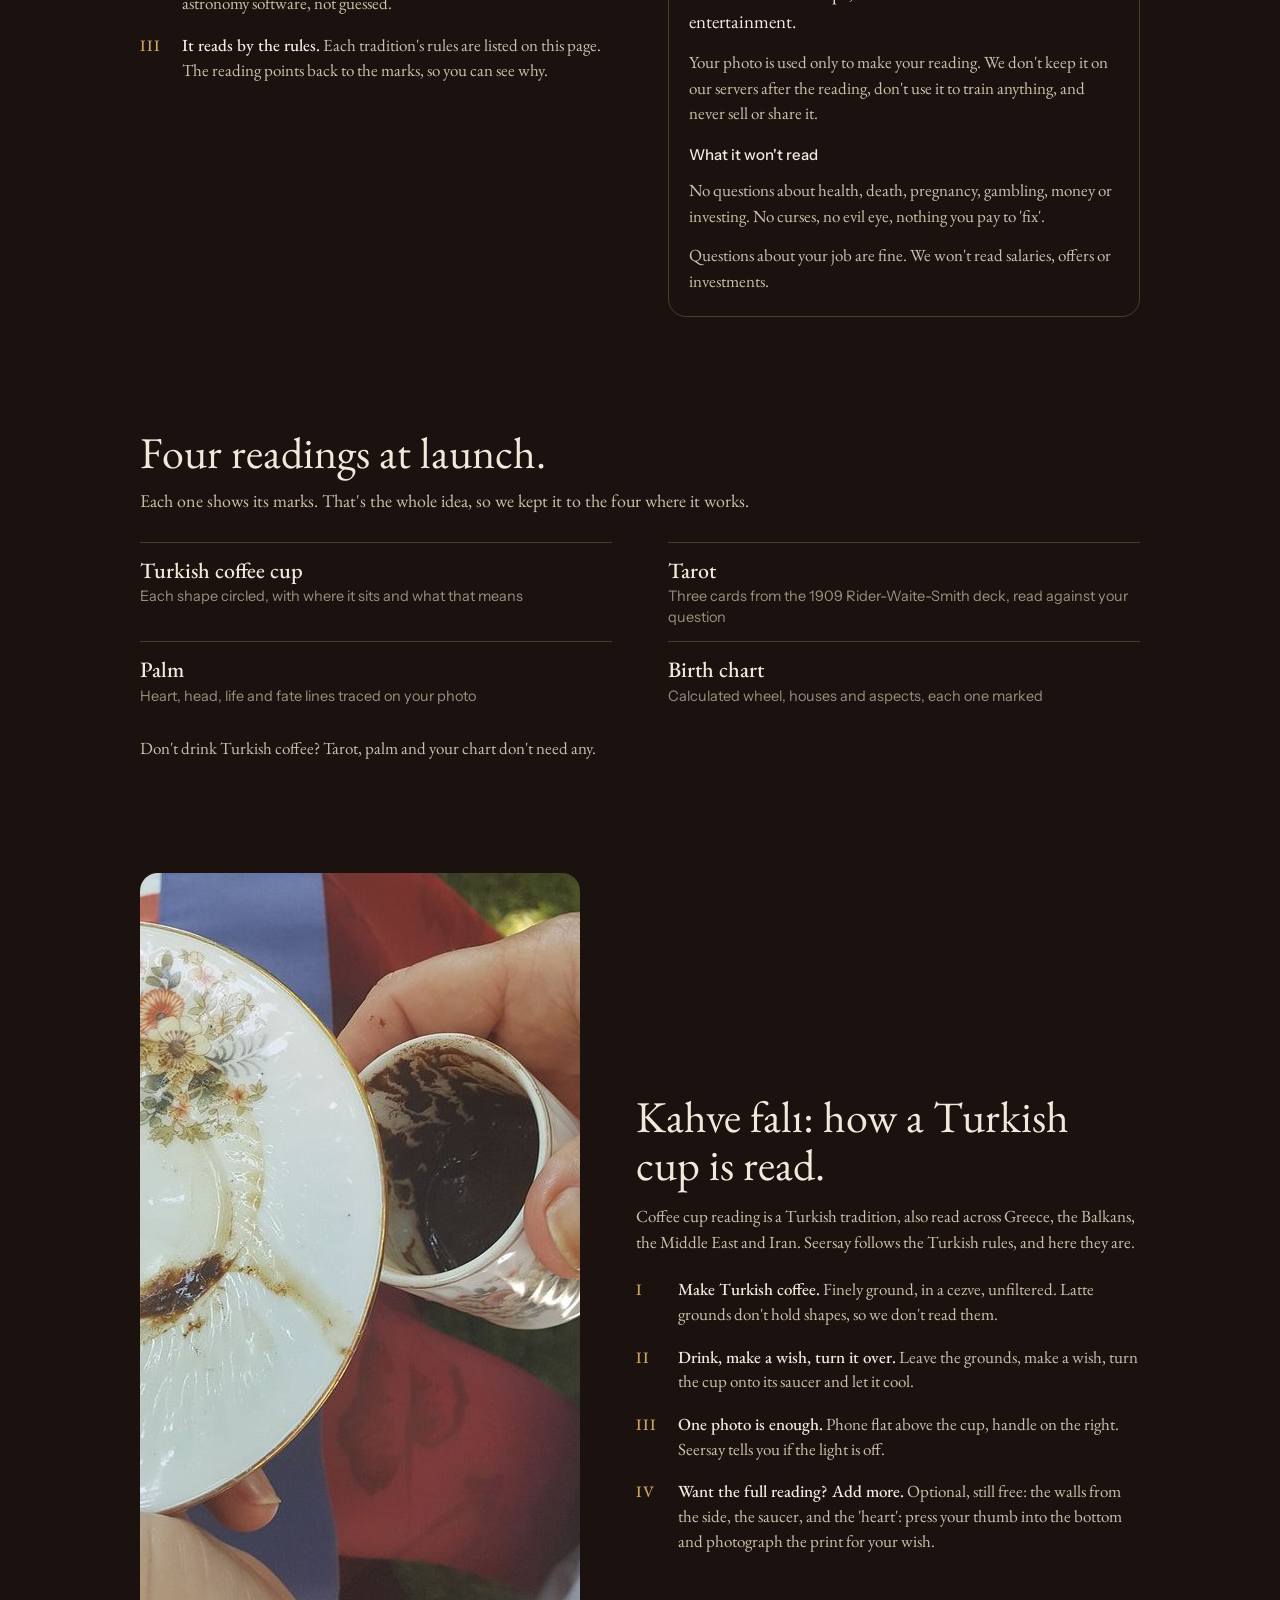
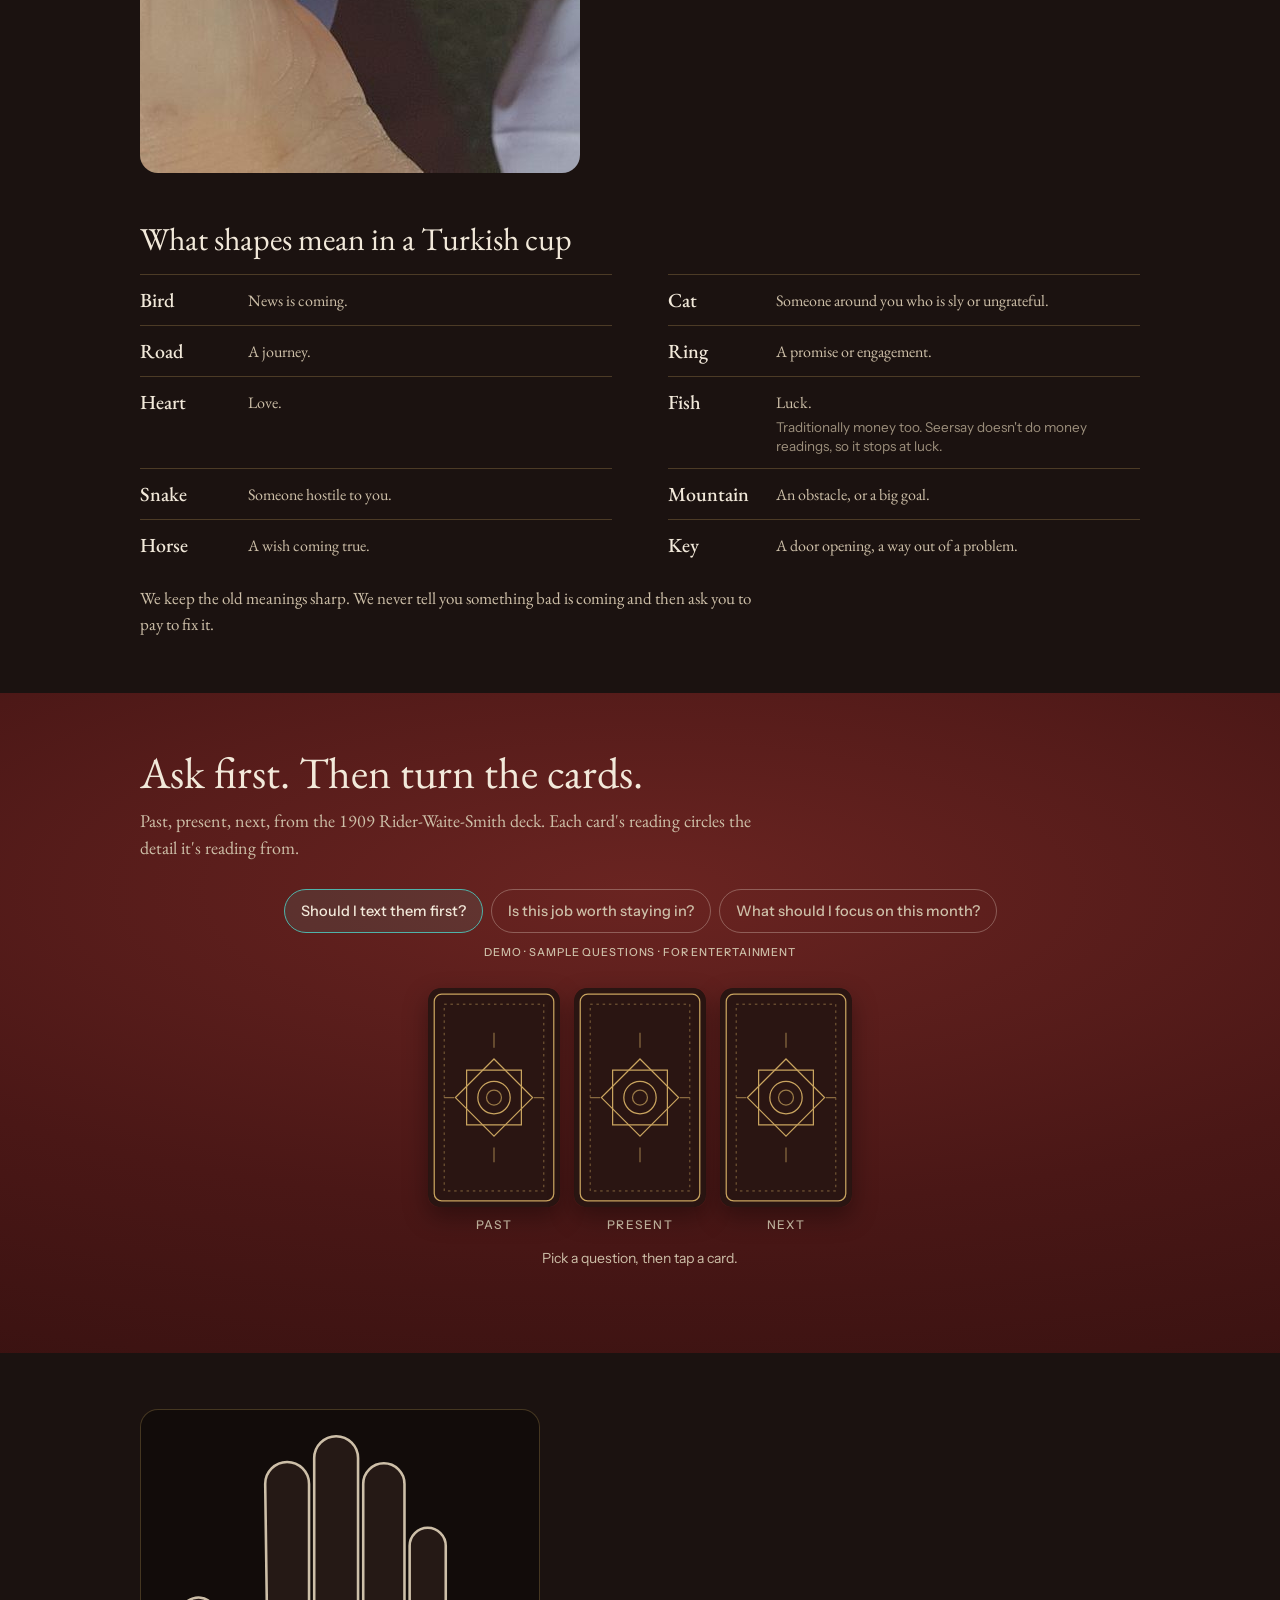
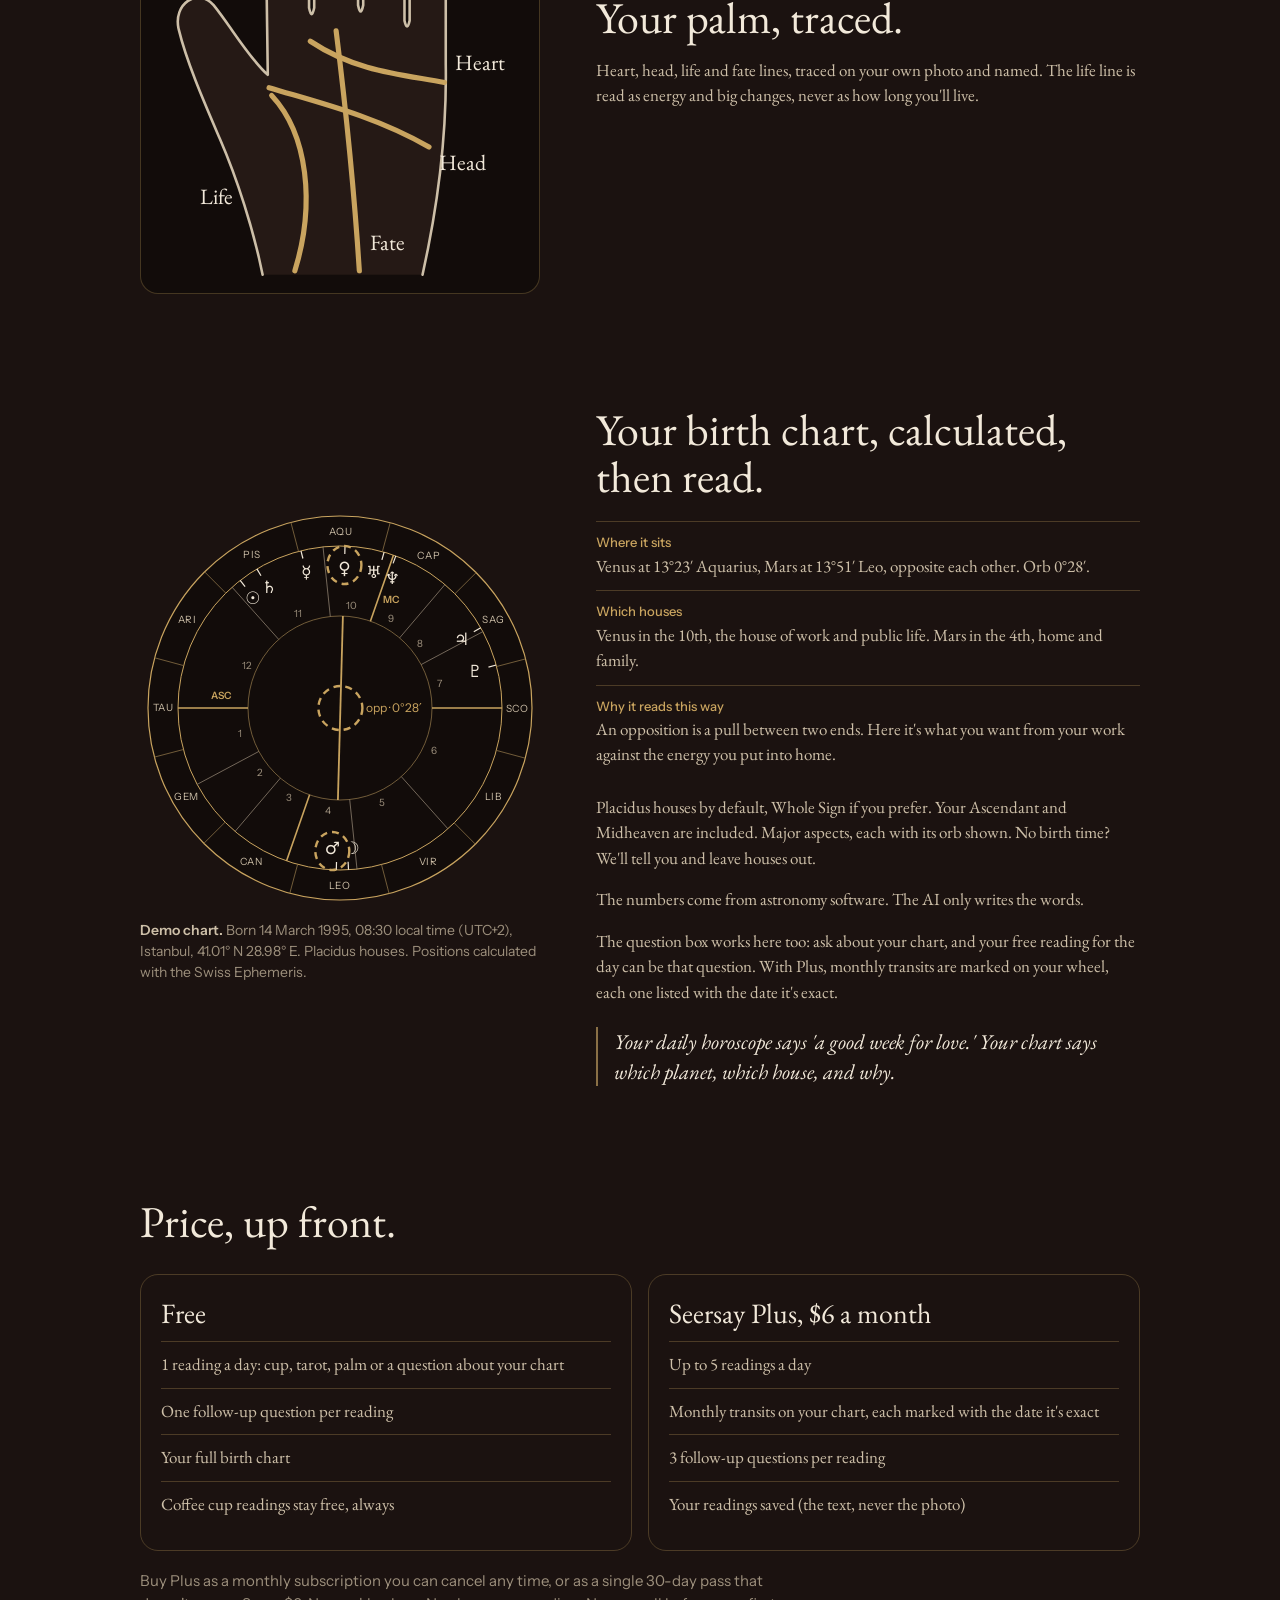
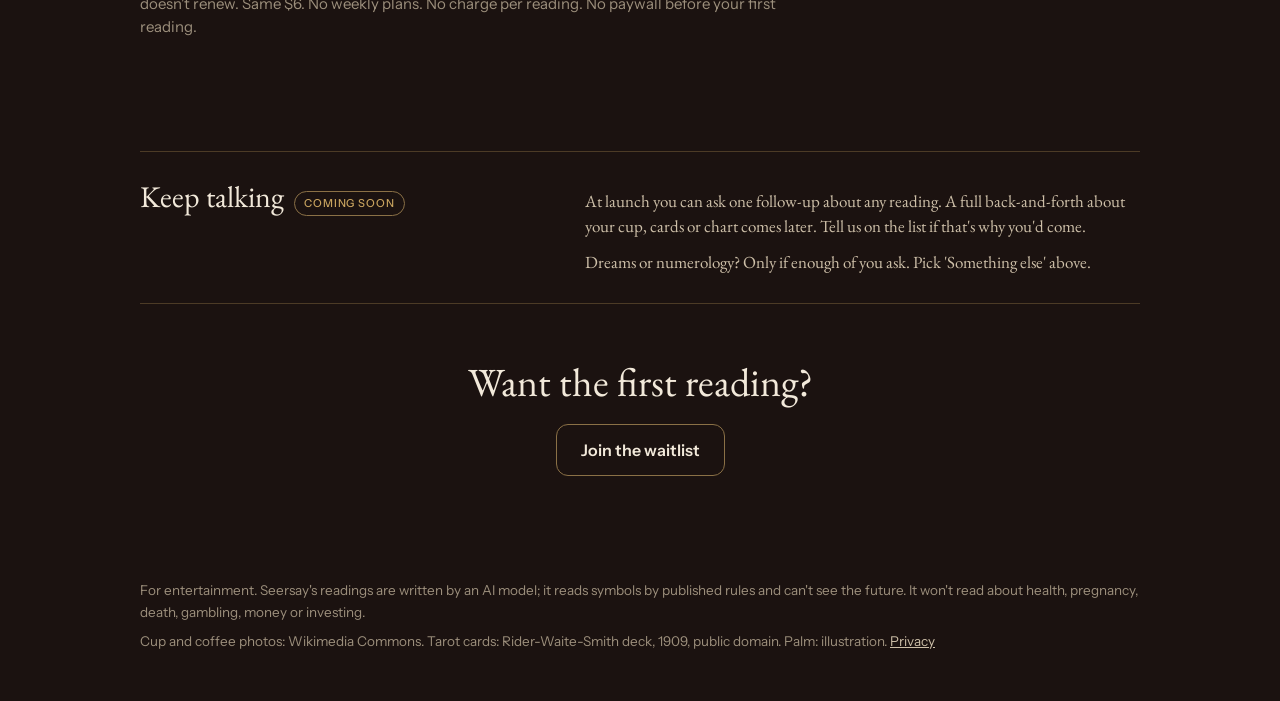
<file: seersay/index.html>
<!doctype html>
<html lang="en">
<head>
<meta charset="utf-8">
<meta name="viewport" content="width=device-width, initial-scale=1">
<title>Seersay · an AI reader that shows what it saw</title>
<meta name="description" content="Turkish coffee cups, tarot, palms and birth charts, read by an AI that marks what it saw and tells you why. Free daily reading. For entertainment. Join the waitlist.">
<meta property="og:title" content="Seersay · ask a question, see what it saw">
<meta property="og:description" content="Turkish coffee cups, tarot, palms and birth charts, read by an AI that marks what it saw and tells you why. For entertainment. Join the waitlist.">
<meta property="og:image" content="https://rizgarozan.github.io/waitlists/seersay/img/og.jpg">
<meta property="og:type" content="website">
<meta name="twitter:card" content="summary_large_image">
<meta name="theme-color" content="#1b1210">
<link rel="icon" href="data:image/svg+xml,%3Csvg xmlns='http://www.w3.org/2000/svg' viewBox='0 0 40 40'%3E%3Crect width='40' height='40' rx='9' fill='%231b1210'/%3E%3Cpath d='M9 15h18v5a9 9 0 0 1-18 0zM27 16.5h2a3 3 0 0 1 0 6h-2.6' fill='none' stroke='%23c9a45f' stroke-width='2' stroke-linecap='round'/%3E%3C/svg%3E">
<link rel="preconnect" href="https://fonts.googleapis.com">
<link rel="preconnect" href="https://fonts.gstatic.com" crossorigin>
<link href="https://fonts.googleapis.com/css2?family=EB+Garamond:ital,wght@0,400;0,500;1,400&family=Instrument+Sans:wght@400;500;600&display=swap" rel="stylesheet">
<style>
:root{
  --roast:#1b1210; --roast-2:#251915; --oxblood:#5a1d1b;
  --cream:#f2e9da; --cream-dim:#cdbfa8; --cream-faint:#9c8f7c;
  --brass:#c9a45f; --brass-dim:#8a7046; --line:rgba(201,164,95,.28);
  --accent:#4fb3a9; /* Iznik turquoise: selection only */
  --error:#e8a08a;
  --serif:"EB Garamond", Georgia, "Times New Roman", serif;
  --sans:"Instrument Sans", system-ui, -apple-system, "Segoe UI", sans-serif;
  --ease:cubic-bezier(.2,.7,.2,1);
}
*{box-sizing:border-box;margin:0;padding:0}
html{scroll-behavior:smooth}
@media (prefers-reduced-motion:reduce){html{scroll-behavior:auto}}
body{background:var(--roast);color:var(--cream);font-family:var(--sans);-webkit-font-smoothing:antialiased;overflow-x:hidden}
button,input{font:inherit;color:inherit}
button{background:none;border:0;cursor:pointer}
a{color:inherit}
:focus-visible{outline:2px solid var(--accent);outline-offset:3px;border-radius:6px}
img{display:block;max-width:100%}
[hidden]{display:none !important}
.wrap{max-width:1080px;margin:0 auto;padding:0 20px}
.ico{fill:none;stroke:currentColor;stroke-width:1.6;stroke-linecap:round;stroke-linejoin:round}
section[id]{scroll-margin-top:12px}

/* header */
.top{display:flex;align-items:center;justify-content:space-between;height:64px}
.wordmark{font:500 30px/1 var(--serif);letter-spacing:.04em;color:var(--brass);text-decoration:none}
.top a.jump{font:500 14px/1 var(--sans);color:var(--cream-dim);text-decoration:none;padding:12px 4px}

/* hero */
.hero{display:grid;gap:36px;padding:20px 0 48px}
.hero h1{font:400 clamp(40px,10vw,64px)/1.02 var(--serif);letter-spacing:-.01em}
.hero h1 em{color:var(--brass)}
.lede{font:400 19px/1.5 var(--serif);color:var(--cream-dim);margin-top:16px;max-width:30em}
.aside{font:500 14px/1.45 var(--sans);color:var(--cream-faint);margin-top:12px}

/* form */
.join{margin-top:28px;max-width:460px}
.join fieldset{border:0}
.join legend{font:500 15px/1.3 var(--sans);margin-bottom:12px}
.chips{display:grid;grid-template-columns:repeat(3,1fr);gap:8px}
.chip input{position:absolute;opacity:0;width:1px;height:1px}
.chip label{display:flex;flex-direction:column;align-items:center;gap:8px;padding:14px 6px 12px;border:1px solid var(--line);border-radius:12px;font:500 14px/1.2 var(--sans);color:var(--cream-dim);cursor:pointer;text-align:center;transition:border-color .15s,background .15s,color .15s}
.chip svg{width:34px;height:34px;color:var(--brass)}
.chip input:checked + label{border:1.5px solid var(--accent);background:rgba(79,179,169,.08);color:var(--cream)}
.chip input:checked + label svg{color:var(--accent)}
.chip input:focus-visible + label{outline:2px solid var(--accent);outline-offset:2px}
.row{display:flex;gap:8px;margin-top:16px}
.row input{flex:1;min-width:0;height:52px;border-radius:12px;border:1px solid var(--brass-dim);background:var(--roast-2);padding:0 14px;font-size:16px}
.row input::placeholder{color:var(--cream-faint)}
.row input:focus{border-color:var(--accent);outline:none}
.btn{height:52px;padding:0 20px;border-radius:12px;background:var(--cream);color:var(--roast);font:600 16px/1 var(--sans);white-space:nowrap}
.btn:disabled{opacity:.6;cursor:progress}
.fine{font:400 13px/1.5 var(--sans);color:var(--cream-faint);margin-top:10px}
.fine a{color:var(--cream-dim)}
[data-status]{font:500 14px/1.4 var(--sans);margin-top:10px;min-height:1.4em;color:var(--cream-dim)}
[data-status][data-kind=error]{color:var(--error)}
.done{display:none;padding:18px 0 4px;border-top:1px solid var(--line)}
.done h2{font:400 26px/1.2 var(--serif)}
.done p{font:400 17px/1.5 var(--serif);color:var(--cream-dim);margin-top:6px}
.join[data-state=done] .fields{display:none}
.join[data-state=done] .done{display:block}
@media (max-width:380px){.row{flex-direction:column}.row input{flex:none}.btn{width:100%}}

.other{display:none;margin-top:12px}
.join:has(#a-other:checked) .other{display:block}
.other label{display:block;font:500 14px/1.3 var(--sans);color:var(--cream-dim);margin-bottom:6px}
.other input{width:100%;height:48px;border-radius:12px;border:1px solid var(--brass-dim);background:var(--roast-2);padding:0 14px;font-size:16px}
.other input:focus{border-color:var(--accent);outline:none}

/* hero demo */
.demo{align-self:start;min-width:0}
.demo-box{border:1px solid var(--line);border-radius:18px;overflow:hidden;background:#120c0a}
.tabs{display:grid;grid-template-columns:repeat(4,1fr);border-bottom:1px solid var(--line)}
.tabs button{height:48px;font:500 14px/1 var(--sans);color:var(--cream-dim);border-bottom:2px solid transparent;margin-bottom:-1px}
.tabs button[aria-selected=true]{color:var(--cream);border-bottom-color:var(--accent)}
.ask{padding:14px 20px;font:italic 400 18px/1.4 var(--serif);color:var(--cream)}
.ask b{font:500 12.5px/1 var(--sans);font-style:normal;color:var(--brass);margin-right:6px}
.photo{position:relative;aspect-ratio:1000/846;background:#0e0908}
.photo > svg{position:absolute;inset:0;width:100%;height:100%;display:block}
.tag{position:absolute;left:10px;bottom:10px;font:500 11px/1 var(--sans);letter-spacing:.05em;text-transform:uppercase;padding:6px 8px;border-radius:6px;background:rgba(12,8,7,.72);color:var(--cream-dim)}
.zones-btn{position:absolute;right:8px;bottom:4px;height:44px;padding:0 4px;display:flex;align-items:center;font:500 13px/1 var(--sans)}
.zones-btn span{background:rgba(12,8,7,.72);padding:8px 10px;border-radius:8px;display:flex;gap:6px;align-items:center}
.zones-btn[aria-pressed=true] span{background:var(--cream);color:var(--roast)}
.mark{cursor:pointer}
.mark ellipse{fill:transparent;stroke:var(--brass);stroke-width:var(--sw,5);stroke-dasharray:var(--dash,14 10);transition:stroke .2s}
.mark ellipse.under{stroke:rgba(12,8,7,.75);stroke-dasharray:none;stroke-width:calc(var(--sw,5) * 2.2)}
.mark circle{fill:var(--brass);transition:fill .2s}
.mark text{font:600 var(--fs,30px)/1 var(--sans);fill:var(--roast)}
.mark text.orb{font-size:12px;fill:var(--brass)}
.mark.active text.orb{fill:var(--accent)}
.mark .trace{fill:none;stroke:var(--brass);stroke-width:4.5;stroke-linecap:round;transition:stroke .2s}
.photo.sel .mark{opacity:.35}
.photo.sel .mark.active{opacity:1}
.mark.active ellipse{stroke:var(--accent);stroke-dasharray:none;stroke-width:calc(var(--sw,5) * 1.4)}
.mark.active ellipse.under{stroke:rgba(12,8,7,.75);stroke-width:calc(var(--sw,5) * 2.6)}
.mark.active circle{fill:var(--accent)}
.mark.active .trace{stroke:var(--accent)}
.zones{opacity:0;transition:opacity .2s;pointer-events:none}
.photo.zones-on .zones{opacity:1}
.zones text{font:600 32px/1 var(--sans);fill:#fff;paint-order:stroke;stroke:rgba(12,8,7,.85);stroke-width:8px;letter-spacing:.04em}
.cap{padding:14px 20px 4px;font:400 14.5px/1.45 var(--sans);color:var(--cream-dim)}
.notes{list-style:none}
.note{display:flex;gap:14px;width:100%;text-align:left;padding:14px 20px 16px 17px;border-left:3px solid transparent;transition:background .2s,border-color .2s}
li + li .note{border-top:1px solid var(--line)}
.note .n{width:28px;height:28px;border-radius:50%;background:var(--brass);color:var(--roast);font:600 14px/28px var(--sans);text-align:center;flex-shrink:0;margin-top:2px}
.note h3{font:500 20px/1.2 var(--serif)}
.note .where{display:block;font:500 12.5px/1.3 var(--sans);color:var(--brass);margin-top:3px}
.note p{font:400 16px/1.45 var(--serif);color:var(--cream-dim);margin-top:6px}
.note[aria-pressed=true]{background:rgba(79,179,169,.08);border-left-color:var(--accent)}
.note[aria-pressed=true] .n{background:var(--accent)}
.more{display:block;padding:14px 20px;border-top:1px solid var(--line);font:500 14px/1.3 var(--sans);color:var(--brass);text-decoration:none}
.demo-fine{font:400 13px/1.5 var(--sans);color:var(--cream-faint);margin:10px 4px 0}

/* frieze */
.frieze{display:block;width:100%;height:22px;opacity:.4}

/* sections */
section.band{padding:56px 0}
.band h2.title{font:400 clamp(32px,7vw,44px)/1.08 var(--serif)}
.band .sub{font:400 18px/1.5 var(--serif);color:var(--cream-dim);margin-top:10px;max-width:34em}
.copy{font:400 17px/1.5 var(--serif);color:var(--cream-dim);margin-top:16px;max-width:36em}
.copy b{font-weight:500;color:var(--cream)}

/* steps */
.steps{list-style:none;counter-reset:s;margin-top:22px;display:grid;gap:18px}
.steps li{display:flex;gap:14px;font:400 17px/1.45 var(--serif);color:var(--cream-dim)}
.steps li::before{counter-increment:s;content:counter(s,upper-roman);font:500 16px/1.6 var(--serif);color:var(--brass);width:28px;flex-shrink:0;letter-spacing:.06em}
.steps b{font-weight:500;color:var(--cream)}

/* ai */
.ai{display:grid;gap:28px}
.ai-box{border:1px solid var(--line);border-radius:18px;padding:22px 20px;display:grid;gap:14px;align-self:start}
.ai-box p{font:400 17px/1.5 var(--serif);color:var(--cream-dim)}
.ai-box p.said{font-size:19px;color:var(--cream)}
.ai-box h3{font:500 15px/1.3 var(--sans);color:var(--cream);margin-top:4px}

/* readings */
.kinds{list-style:none;display:grid;margin-top:28px;column-gap:56px}
.kinds li{border-top:1px solid var(--line)}
.kinds a{display:grid;gap:2px;padding:14px 0;text-decoration:none}
.kinds b{font:500 22px/1.25 var(--serif)}
.kinds span{font:400 14.5px/1.4 var(--sans);color:var(--cream-faint)}

/* cup */
.ritual{display:grid;gap:28px;align-items:center}
.ritual figure{position:relative;border-radius:18px;overflow:hidden;max-width:440px}
.ritual figure img{width:100%;aspect-ratio:1;object-fit:cover}
.symbols-h{font:400 clamp(26px,5.5vw,32px)/1.15 var(--serif);margin-top:48px}
.symbols{display:grid;column-gap:56px;margin-top:16px}
.symbols div{display:grid;grid-template-columns:96px 1fr;gap:12px;padding:12px 0;border-top:1px solid var(--line)}
.symbols dt{font:500 20px/1.3 var(--serif)}
.symbols dd{font:400 16px/1.45 var(--serif);color:var(--cream-dim);padding-top:2px}
.symbols dd small{display:block;font:400 13.5px/1.4 var(--sans);color:var(--cream-faint);margin-top:4px}

/* tarot */
.tarot{background:radial-gradient(120% 80% at 50% 30%,#6a2421 0%,#4a1716 60%,#3a1211 100%)}
.qs{display:flex;flex-wrap:wrap;justify-content:center;gap:8px;margin-top:28px}
.qs button{min-height:44px;padding:10px 16px;border:1px solid rgba(242,233,218,.3);border-radius:999px;font:500 14.5px/1.25 var(--sans);color:var(--cream-dim);transition:border-color .15s,background .15s,color .15s}
.qs button[aria-pressed=true]{border:1.5px solid var(--accent);background:rgba(79,179,169,.12);color:var(--cream)}
.label{text-align:center;font:500 11px/1.4 var(--sans);letter-spacing:.08em;text-transform:uppercase;color:var(--cream-dim);margin-top:12px}
.spread{display:flex;justify-content:center;gap:14px;margin-top:28px}
.slot{display:flex;flex-direction:column;align-items:center;gap:12px}
.slot .pos{font:500 12px/1 var(--sans);letter-spacing:.12em;text-transform:uppercase;color:var(--cream-dim)}
.card{width:min(28vw,132px);aspect-ratio:106/176;perspective:900px;border-radius:10px}
.card-in{display:block;position:relative;width:100%;height:100%;transform-style:preserve-3d;transition:transform .7s var(--ease)}
.card[aria-pressed=true] .card-in{transform:rotateY(180deg)}
@media (prefers-reduced-motion:reduce){.card-in{transition:none}}
.face{position:absolute;inset:0;border-radius:10px;backface-visibility:hidden;-webkit-backface-visibility:hidden;overflow:hidden}
.face svg,.face img{width:100%;height:100%;display:block;object-fit:cover}
.face svg.hl{position:absolute;inset:0}
.hl ellipse{fill:none;stroke:#1b1210;stroke-width:11;opacity:.7}
.hl ellipse + ellipse{stroke:var(--brass);stroke-width:5;opacity:1}
.front{transform:rotateY(180deg)}
.card:not([aria-pressed=true]) .back{box-shadow:0 10px 24px rgba(0,0,0,.35)}
.t-read{max-width:560px;margin:28px auto 0}
.t-row{display:none;padding:14px 0;border-top:1px solid rgba(242,233,218,.18)}
.t-row.show{display:block;animation:rise .3s var(--ease)}
@keyframes rise{from{opacity:0;transform:translateY(6px)}to{opacity:1;transform:none}}
@media (prefers-reduced-motion:reduce){.t-row.show{animation:none}}
.t-row h3{font:500 20px/1.2 var(--serif)}
.t-row h3 span{font:500 12px/1 var(--sans);letter-spacing:.1em;text-transform:uppercase;color:var(--brass);margin-right:8px;vertical-align:2px}
.t-row .seen{font:500 13px/1.4 var(--sans);color:var(--brass);margin-top:4px}
.t-row p{font:400 16px/1.45 var(--serif);color:var(--cream-dim);margin-top:6px}
.t-hint{text-align:center;font:400 14px/1.4 var(--sans);color:var(--cream-dim);margin-top:18px}

/* palm + chart */
.split{display:grid;gap:28px;align-items:center}
.split figure{max-width:440px;width:100%}
.split figure svg{display:block;width:100%;height:auto}
.palm-fig{border:1px solid var(--line);border-radius:18px;background:#120c0a;padding:12px}
.chart-fig figcaption{font:400 14px/1.5 var(--sans);color:var(--cream-faint);margin-top:12px}
.chart-fig figcaption b{font-weight:600;color:var(--cream-dim)}
.ring ellipse{fill:none;stroke:var(--brass);stroke-width:2.4;stroke-dasharray:7 5}
.facts{list-style:none;margin-top:20px}
.facts li{padding:12px 0;border-top:1px solid var(--line);font:400 17px/1.45 var(--serif);color:var(--cream-dim)}
.facts b{display:block;font:500 13px/1.3 var(--sans);color:var(--brass);margin-bottom:3px}
.quote{font:italic 400 21px/1.4 var(--serif);color:var(--cream);margin-top:22px;padding-left:16px;border-left:2px solid var(--brass-dim);max-width:30em}

/* price */
.price{display:grid;gap:16px;margin-top:28px}
.plan{border:1px solid var(--line);border-radius:18px;padding:22px 20px}
.plan h3{font:400 28px/1.15 var(--serif)}
.plan ul{list-style:none;margin-top:12px}
.plan li{padding:11px 0;border-top:1px solid var(--line);font:400 17px/1.4 var(--serif);color:var(--cream-dim)}
.price-note{font:400 15px/1.55 var(--sans);color:var(--cream-faint);margin-top:18px;max-width:44em}

/* later */
.later{display:grid;gap:18px;border-top:1px solid var(--line);border-bottom:1px solid var(--line);padding:28px 0}
.later h2{font:400 30px/1.15 var(--serif);display:flex;flex-wrap:wrap;align-items:baseline;gap:10px}
.soon{font:500 11px/1 var(--sans);letter-spacing:.08em;text-transform:uppercase;color:var(--brass);border:1px solid var(--brass-dim);border-radius:999px;padding:6px 9px}
.later p{font:400 17px/1.5 var(--serif);color:var(--cream-dim);max-width:36em}
.later p + p{margin-top:10px}

.again{text-align:center;padding:56px 0 8px}
.again h2{font:400 clamp(30px,7vw,40px)/1.1 var(--serif)}
.again a{display:inline-flex;align-items:center;height:52px;padding:0 24px;margin-top:20px;border-radius:12px;border:1px solid var(--brass-dim);font:600 16px/1 var(--sans);text-decoration:none}

footer{padding:40px 0 48px;font:400 13.5px/1.6 var(--sans);color:var(--cream-faint)}
footer p + p{margin-top:8px}
footer a{color:var(--cream-dim)}

@media (min-width:700px){
  .price{grid-template-columns:1fr 1fr}
  .kinds,.symbols{grid-template-columns:1fr 1fr}
}
@media (min-width:900px){
  .wrap{padding:0 40px}
  .hero{grid-template-columns:1fr 440px;gap:56px;padding:40px 0 72px;align-items:start}
  .ritual{grid-template-columns:440px 1fr;gap:56px}
  .ai{grid-template-columns:1fr 1fr;gap:56px}
  .split{grid-template-columns:400px 1fr;gap:56px}
  .later{grid-template-columns:1fr 1.3fr;align-items:baseline}
}
</style>
</head>
<body>
<svg width="0" height="0" style="position:absolute" aria-hidden="true">
  <defs>
    <pattern id="tile" width="44" height="22" patternUnits="userSpaceOnUse">
      <g fill="none" stroke="#c9a45f" stroke-width="1">
        <path d="M11 3h8l3 8-3 8h-8l-3-8z" transform="translate(-4 0)"/>
        <path d="M15 1 21 11 15 21 9 11z" transform="translate(-4 0)"/>
        <path d="M33 3h8l3 8-3 8h-8l-3-8z" transform="translate(-4 0)"/>
        <path d="M37 1 43 11 37 21 31 11z" transform="translate(-4 0)"/>
        <path d="M0 11h4M22 11h4"/>
      </g>
    </pattern>
    <symbol id="i-cup" viewBox="0 0 40 40"><path class="ico" d="M7 13h22v6a11 11 0 0 1-22 0zM29 15h2.5a3.5 3.5 0 0 1 0 7H28.4M4 33h28M10 33c2 2 14 2 16 0"/></symbol>
    <symbol id="i-cards" viewBox="0 0 40 40"><g class="ico"><rect x="13" y="7" width="14" height="23" rx="2"/><path d="M11 10.5 7.2 11.8a2 2 0 0 0-1.2 2.5l5.2 15M29 10.5l3.8 1.3a2 2 0 0 1 1.2 2.5l-5.2 15"/><path d="M20 14.5l1.6 3.4 3.4 1.6-3.4 1.6L20 24.5l-1.6-3.4-3.4-1.6 3.4-1.6z"/></g></symbol>
    <symbol id="i-chart" viewBox="0 0 40 40"><g class="ico"><circle cx="20" cy="20" r="14"/><circle cx="20" cy="20" r="7"/><path d="M20 6v7M20 27v7M6 20h7M27 20h7M10.1 10.1l5 5M24.9 24.9l5 5M29.9 10.1l-5 5M15.1 24.9l-5 5"/></g></symbol>
    <symbol id="i-more" viewBox="0 0 40 40"><g class="ico"><circle cx="20" cy="20" r="13"/><path d="M20 14v12M14 20h12"/></g></symbol>
    <symbol id="i-palm" viewBox="0 0 40 40"><path class="ico" d="M14 21V8.5a2 2 0 0 1 4 0V19M18 18V6.5a2 2 0 0 1 4 0V18M22 18.5V8a2 2 0 0 1 4 0v12M26 20v-7a2 2 0 0 1 4 0v10c0 7-4.5 12-10.5 12-4 0-6.5-2-8.3-5l-4-7a2 2 0 0 1 3.3-2.3L14 24"/></symbol>
    <g id="cardback">
      <rect width="106" height="176" rx="10" fill="#2a1512"/>
      <rect x="5" y="5" width="96" height="166" rx="6" fill="none" stroke="#c9a45f" stroke-width="1"/>
      <path d="M13 13h80v150H13z" fill="none" stroke="#c9a45f" stroke-width=".8" stroke-dasharray="2 3" opacity=".55"/>
      <g transform="translate(53 88)" fill="none" stroke="#c9a45f" stroke-width="1">
        <path d="M-22-22h44v44h-44z"/><path d="M0-31 31 0 0 31-31 0z"/>
        <circle r="13"/><circle r="6" opacity=".7"/>
        <path d="M0-52v12M0 40v12M-32 0h-8M32 0h8" opacity=".6"/>
      </g>
    </g>
    <!-- Illustrated open hand (no photo). Lines are drawn on top per use. -->
    <symbol id="hand" viewBox="0 0 300 400">
      <path d="M95 395C88 360 75 320 62 290C50 262 36 230 30 205C25 185 45 172 57 186C70 202 85 228 99 240L97 92A17 17 0 0 1 131 92L131 188Q133 198 135 188L135 72A17 17 0 0 1 169 72L169 186Q171 196 173 186L173 92A16 16 0 0 1 205 92L205 198Q207 207 209 198L209 140A14 14 0 0 1 237 140L237 232C238 290 229 350 219 395" fill="#251915" stroke="#cdbfa8" stroke-width="2" stroke-linejoin="round" stroke-linecap="round"/>
    </symbol>
    <!-- Demo birth chart: 14 Mar 1995, 08:30 (UTC+2), Istanbul, Placidus. Generated by pyswisseph (Moshier ephemeris); see chart-demo.py. -->
    <symbol id="wheel" viewBox="0 0 400 400">
    <circle cx="200" cy="200" r="192" fill="#120c0a" stroke="#c9a45f" stroke-width="1.2"/>
    <circle cx="200" cy="200" r="162" fill="none" stroke="#c9a45f" stroke-width="1"/>
    <circle cx="200" cy="200" r="92" fill="none" stroke="#8a7046" stroke-width=".8"/>
    <path d="M85.8 85.1L64.6 63.8" stroke="#8a7046" stroke-width=".8"/>
    <text x="47" y="111.1" fill="#cdbfa8" font-size="10" font-family="Instrument Sans,system-ui,sans-serif" letter-spacing=".06em" text-anchor="middle" dominant-baseline="central">ARI</text>
    <path d="M43.6 157.6L14.7 149.8" stroke="#8a7046" stroke-width=".8"/>
    <text x="23" y="199.5" fill="#cdbfa8" font-size="10" font-family="Instrument Sans,system-ui,sans-serif" letter-spacing=".06em" text-anchor="middle" dominant-baseline="central">TAU</text>
    <path d="M43.4 241.5L14.4 249.1" stroke="#8a7046" stroke-width=".8"/>
    <text x="46.5" y="288.1" fill="#cdbfa8" font-size="10" font-family="Instrument Sans,system-ui,sans-serif" letter-spacing=".06em" text-anchor="middle" dominant-baseline="central">GEM</text>
    <path d="M85.1 314.2L63.8 335.4" stroke="#8a7046" stroke-width=".8"/>
    <text x="111.1" y="353" fill="#cdbfa8" font-size="10" font-family="Instrument Sans,system-ui,sans-serif" letter-spacing=".06em" text-anchor="middle" dominant-baseline="central">CAN</text>
    <path d="M157.6 356.4L149.8 385.3" stroke="#8a7046" stroke-width=".8"/>
    <text x="199.5" y="377" fill="#cdbfa8" font-size="10" font-family="Instrument Sans,system-ui,sans-serif" letter-spacing=".06em" text-anchor="middle" dominant-baseline="central">LEO</text>
    <path d="M241.5 356.6L249.1 385.6" stroke="#8a7046" stroke-width=".8"/>
    <text x="288.1" y="353.5" fill="#cdbfa8" font-size="10" font-family="Instrument Sans,system-ui,sans-serif" letter-spacing=".06em" text-anchor="middle" dominant-baseline="central">VIR</text>
    <path d="M314.2 314.9L335.4 336.2" stroke="#8a7046" stroke-width=".8"/>
    <text x="353" y="288.9" fill="#cdbfa8" font-size="10" font-family="Instrument Sans,system-ui,sans-serif" letter-spacing=".06em" text-anchor="middle" dominant-baseline="central">LIB</text>
    <path d="M356.4 242.4L385.3 250.2" stroke="#8a7046" stroke-width=".8"/>
    <text x="377" y="200.5" fill="#cdbfa8" font-size="10" font-family="Instrument Sans,system-ui,sans-serif" letter-spacing=".06em" text-anchor="middle" dominant-baseline="central">SCO</text>
    <path d="M356.6 158.5L385.6 150.9" stroke="#8a7046" stroke-width=".8"/>
    <text x="353.5" y="111.9" fill="#cdbfa8" font-size="10" font-family="Instrument Sans,system-ui,sans-serif" letter-spacing=".06em" text-anchor="middle" dominant-baseline="central">SAG</text>
    <path d="M314.9 85.8L336.2 64.6" stroke="#8a7046" stroke-width=".8"/>
    <text x="288.9" y="47" fill="#cdbfa8" font-size="10" font-family="Instrument Sans,system-ui,sans-serif" letter-spacing=".06em" text-anchor="middle" dominant-baseline="central">CAP</text>
    <path d="M242.4 43.6L250.2 14.7" stroke="#8a7046" stroke-width=".8"/>
    <text x="200.5" y="23" fill="#cdbfa8" font-size="10" font-family="Instrument Sans,system-ui,sans-serif" letter-spacing=".06em" text-anchor="middle" dominant-baseline="central">AQU</text>
    <path d="M158.5 43.4L150.9 14.4" stroke="#8a7046" stroke-width=".8"/>
    <text x="111.9" y="46.5" fill="#cdbfa8" font-size="10" font-family="Instrument Sans,system-ui,sans-serif" letter-spacing=".06em" text-anchor="middle" dominant-baseline="central">PIS</text>
    <path d="M108 200L38 200" stroke="#c9a45f" stroke-width="1.6"/>
    <text x="100.1" y="225" fill="#9c8f7c" font-size="10" font-family="Instrument Sans,system-ui,sans-serif" text-anchor="middle" dominant-baseline="central">1</text>
    <path d="M118.9 243.4L57.1 276.4" stroke="#9c8f7c" stroke-width="0.7"/>
    <text x="119.8" y="264.7" fill="#9c8f7c" font-size="10" font-family="Instrument Sans,system-ui,sans-serif" text-anchor="middle" dominant-baseline="central">2</text>
    <path d="M140.4 270.1L95.1 323.4" stroke="#9c8f7c" stroke-width="0.7"/>
    <text x="148.8" y="289.4" fill="#9c8f7c" font-size="10" font-family="Instrument Sans,system-ui,sans-serif" text-anchor="middle" dominant-baseline="central">3</text>
    <path d="M169.6 286.8L146.5 352.9" stroke="#c9a45f" stroke-width="1.6"/>
    <text x="188.1" y="302.3" fill="#9c8f7c" font-size="10" font-family="Instrument Sans,system-ui,sans-serif" text-anchor="middle" dominant-baseline="central">4</text>
    <path d="M209.7 291.5L217 361.1" stroke="#9c8f7c" stroke-width="0.7"/>
    <text x="241.7" y="294.2" fill="#9c8f7c" font-size="10" font-family="Instrument Sans,system-ui,sans-serif" text-anchor="middle" dominant-baseline="central">5</text>
    <path d="M261.3 268.6L307.9 320.8" stroke="#9c8f7c" stroke-width="0.7"/>
    <text x="294" y="242.1" fill="#9c8f7c" font-size="10" font-family="Instrument Sans,system-ui,sans-serif" text-anchor="middle" dominant-baseline="central">6</text>
    <path d="M292 200L362 200" stroke="#c9a45f" stroke-width="1.6"/>
    <text x="299.9" y="175" fill="#9c8f7c" font-size="10" font-family="Instrument Sans,system-ui,sans-serif" text-anchor="middle" dominant-baseline="central">7</text>
    <path d="M281.1 156.6L342.9 123.6" stroke="#9c8f7c" stroke-width="0.7"/>
    <text x="280.2" y="135.3" fill="#9c8f7c" font-size="10" font-family="Instrument Sans,system-ui,sans-serif" text-anchor="middle" dominant-baseline="central">8</text>
    <path d="M259.6 129.9L304.9 76.6" stroke="#9c8f7c" stroke-width="0.7"/>
    <text x="251.2" y="110.6" fill="#9c8f7c" font-size="10" font-family="Instrument Sans,system-ui,sans-serif" text-anchor="middle" dominant-baseline="central">9</text>
    <path d="M230.4 113.2L253.5 47.1" stroke="#c9a45f" stroke-width="1.6"/>
    <text x="211.9" y="97.7" fill="#9c8f7c" font-size="10" font-family="Instrument Sans,system-ui,sans-serif" text-anchor="middle" dominant-baseline="central">10</text>
    <path d="M190.3 108.5L183 38.9" stroke="#9c8f7c" stroke-width="0.7"/>
    <text x="158.3" y="105.8" fill="#9c8f7c" font-size="10" font-family="Instrument Sans,system-ui,sans-serif" text-anchor="middle" dominant-baseline="central">11</text>
    <path d="M138.7 131.4L92.1 79.2" stroke="#9c8f7c" stroke-width="0.7"/>
    <text x="106" y="157.9" fill="#9c8f7c" font-size="10" font-family="Instrument Sans,system-ui,sans-serif" text-anchor="middle" dominant-baseline="central">12</text>
    <text x="80.7" y="187.5" fill="#c9a45f" font-size="10" font-weight="600" font-family="Instrument Sans,system-ui,sans-serif" text-anchor="middle" dominant-baseline="central">ASC</text>
    <text x="251.2" y="91.5" fill="#c9a45f" font-size="10" font-weight="600" font-family="Instrument Sans,system-ui,sans-serif" text-anchor="middle" dominant-baseline="central">MC</text>
    <path d="M202.9 108L197.9 292" stroke="#c9a45f" stroke-width="1.8"/>
    <path d="M100.2 72.4L105.1 78.7" stroke="#f2e9da" stroke-width="1.2"/>
    <text x="112.9" y="90.4" fill="#f2e9da" font-size="17" font-family="Segoe UI Symbol,Apple Symbols,Noto Sans Symbols,Noto Sans Symbols 2,DejaVu Sans,sans-serif" text-anchor="middle" dominant-baseline="central"><title>Sun</title>☉︎</text>
    <path d="M208.5 361.8L208.1 353.8" stroke="#f2e9da" stroke-width="1.2"/>
    <text x="211.8" y="339.5" fill="#f2e9da" font-size="17" font-family="Segoe UI Symbol,Apple Symbols,Noto Sans Symbols,Noto Sans Symbols 2,DejaVu Sans,sans-serif" text-anchor="middle" dominant-baseline="central"><title>Moon</title>☽︎</text>
    <path d="M161 42.8L162.9 50.5" stroke="#f2e9da" stroke-width="1.2"/>
    <text x="166.3" y="64.1" fill="#f2e9da" font-size="17" font-family="Segoe UI Symbol,Apple Symbols,Noto Sans Symbols,Noto Sans Symbols 2,DejaVu Sans,sans-serif" text-anchor="middle" dominant-baseline="central"><title>Mercury</title>☿︎</text>
    <path d="M205 38.1L204.8 46.1" stroke="#f2e9da" stroke-width="1.2"/>
    <text x="204.4" y="60.1" fill="#f2e9da" font-size="17" font-family="Segoe UI Symbol,Apple Symbols,Noto Sans Symbols,Noto Sans Symbols 2,DejaVu Sans,sans-serif" text-anchor="middle" dominant-baseline="central"><title>Venus</title>♀︎</text>
    <path d="M196.3 362L196.5 354" stroke="#f2e9da" stroke-width="1.2"/>
    <text x="192.3" y="339.8" fill="#f2e9da" font-size="17" font-family="Segoe UI Symbol,Apple Symbols,Noto Sans Symbols,Noto Sans Symbols 2,DejaVu Sans,sans-serif" text-anchor="middle" dominant-baseline="central"><title>Mars</title>♂︎</text>
    <path d="M340.7 119.7L333.8 123.7" stroke="#f2e9da" stroke-width="1.2"/>
    <text x="321.6" y="130.6" fill="#f2e9da" font-size="17" font-family="Segoe UI Symbol,Apple Symbols,Noto Sans Symbols,Noto Sans Symbols 2,DejaVu Sans,sans-serif" text-anchor="middle" dominant-baseline="central"><title>Jupiter</title>♃︎</text>
    <path d="M116.9 60.9L121 67.8" stroke="#f2e9da" stroke-width="1.2"/>
    <text x="129.1" y="79.3" fill="#f2e9da" font-size="17" font-family="Segoe UI Symbol,Apple Symbols,Noto Sans Symbols,Noto Sans Symbols 2,DejaVu Sans,sans-serif" text-anchor="middle" dominant-baseline="central"><title>Saturn</title>♄︎</text>
    <path d="M244.1 44.1L241.9 51.8" stroke="#f2e9da" stroke-width="1.2"/>
    <text x="233.8" y="64.1" fill="#f2e9da" font-size="17" font-family="Segoe UI Symbol,Apple Symbols,Noto Sans Symbols,Noto Sans Symbols 2,DejaVu Sans,sans-serif" text-anchor="middle" dominant-baseline="central"><title>Uranus</title>♅︎</text>
    <path d="M255.8 47.9L253.1 55.4" stroke="#f2e9da" stroke-width="1.2"/>
    <text x="252.4" y="70.2" fill="#f2e9da" font-size="17" font-family="Segoe UI Symbol,Apple Symbols,Noto Sans Symbols,Noto Sans Symbols 2,DejaVu Sans,sans-serif" text-anchor="middle" dominant-baseline="central"><title>Neptune</title>♆︎</text>
    <path d="M356.2 157L348.5 159.1" stroke="#f2e9da" stroke-width="1.2"/>
    <text x="335" y="162.8" fill="#f2e9da" font-size="17" font-family="Segoe UI Symbol,Apple Symbols,Noto Sans Symbols,Noto Sans Symbols 2,DejaVu Sans,sans-serif" text-anchor="middle" dominant-baseline="central"><title>Pluto</title>♇︎</text>
    </symbol>
  </defs>
</svg>

<div class="wrap">
  <header class="top">
    <a class="wordmark" href="./">Seersay</a>
    <a class="jump" href="#join">Join the waitlist</a>
  </header>

  <div class="hero">
    <div>
      <h1>Ask a question. <em>See what it saw.</em></h1>
      <p class="lede">Seersay is an AI reader for Turkish coffee cups, tarot, palms and your birth chart. It marks the shape in your cup, the detail on your card, the line on your hand or the aspect in your chart, and tells you why it reads it that way.</p>
      <p class="aside">Written by AI, not a person. One free reading a day. For entertainment.</p>

      <form class="join" id="join" data-waitlist="seersay" data-needs-answer="Pick the reading you want first.">
        <div class="fields">
          <fieldset>
            <legend>Which reading do you want first?</legend>
            <div class="chips">
              <div class="chip"><input type="radio" name="answer" id="a-cup" value="coffee"><label for="a-cup"><svg aria-hidden="true"><use href="#i-cup"/></svg>Coffee cup</label></div>
              <div class="chip"><input type="radio" name="answer" id="a-tarot" value="tarot"><label for="a-tarot"><svg aria-hidden="true"><use href="#i-cards"/></svg>Tarot</label></div>
              <div class="chip"><input type="radio" name="answer" id="a-palm" value="palm"><label for="a-palm"><svg aria-hidden="true"><use href="#i-palm"/></svg>Palm</label></div>
              <div class="chip"><input type="radio" name="answer" id="a-chart" value="birth-chart"><label for="a-chart"><svg aria-hidden="true"><use href="#i-chart"/></svg>Birth chart</label></div>
              <div class="chip"><input type="radio" name="answer" id="a-other" value="other"><label for="a-other"><svg aria-hidden="true"><use href="#i-more"/></svg>Something else</label></div>
            </div>
          </fieldset>
          <div class="other">
            <label for="other">Which reading?</label>
            <input type="text" id="other" name="other" maxlength="80" autocomplete="off" placeholder="e.g. Dreams, numerology">
          </div>
          <div class="row">
            <label for="email" class="sr" style="position:absolute;left:-9999px">Email</label>
            <input id="email" name="email" type="email" required autocomplete="email" placeholder="you@example.com">
            <button class="btn" type="submit">Join the waitlist</button>
          </div>
          <p data-status role="status" aria-live="polite"></p>
          <p class="fine">We'll email you once, when Seersay opens. Nothing else, and we never share your address. <a href="../privacy.html">Privacy</a></p>
        </div>
        <div class="done" data-done tabindex="-1">
          <h2>You're on the list.</h2>
          <p>We'll write once, when Seersay opens. Until then, try the demos below.</p>
        </div>
      </form>
    </div>

    <div class="demo">
      <div class="demo-box">
        <div class="tabs" role="tablist" aria-label="Demo readings">
          <button type="button" role="tab" id="t-cup" aria-controls="p-cup" aria-selected="true">Cup</button>
          <button type="button" role="tab" id="t-card" aria-controls="p-card" aria-selected="false" tabindex="-1">Card</button>
          <button type="button" role="tab" id="t-palm" aria-controls="p-palm" aria-selected="false" tabindex="-1">Palm</button>
          <button type="button" role="tab" id="t-chart" aria-controls="p-chart" aria-selected="false" tabindex="-1">Chart</button>
        </div>

        <div class="panel" role="tabpanel" id="p-cup" aria-labelledby="t-cup" data-demo>
          <p class="ask"><b>You ask</b>“I'm thinking of moving cities. What does my cup say?”</p>
          <div class="photo">
            <svg viewBox="0 77 1000 846" preserveAspectRatio="xMidYMid slice" role="img" aria-label="Photo of coffee grounds in a cup with three marked symbols">
              <image href="img/cup_real.jpg" x="0" y="0" width="1000" height="1000"/>
              <g class="zones">
                <circle cx="452" cy="500" r="380" fill="none" stroke="#fff" stroke-width="3" stroke-dasharray="4 10" opacity=".9"/>
                <circle cx="452" cy="505" r="270" fill="none" stroke="#fff" stroke-width="3" stroke-dasharray="4 10" opacity=".9"/>
                <circle cx="465" cy="560" r="150" fill="none" stroke="#fff" stroke-width="3" stroke-dasharray="4 10" opacity=".9"/>
                <text x="505" y="872" text-anchor="middle">RIM · SOON</text>
                <text x="452" y="270" text-anchor="middle">WALL · IN A WHILE</text>
                <text x="465" y="690" text-anchor="middle">BOTTOM · LATER</text>
                <text x="975" y="420" text-anchor="end">HANDLE</text>
                <text x="975" y="460" text-anchor="end">YOU · HOME</text>
              </g>
              <g class="mark" data-n="1"><ellipse cx="452" cy="165" rx="128" ry="78"/><circle cx="318" cy="118" r="24"/><text x="318" y="128" text-anchor="middle">1</text></g>
              <g class="mark" data-n="2"><ellipse cx="738" cy="470" rx="62" ry="175"/><circle cx="738" cy="262" r="24"/><text x="738" y="272" text-anchor="middle">2</text></g>
              <g class="mark" data-n="3"><ellipse cx="465" cy="560" rx="150" ry="150"/><circle cx="340" cy="430" r="24"/><text x="340" y="440" text-anchor="middle">3</text></g>
            </svg>
            <span class="tag">Demo · for entertainment</span>
            <button type="button" class="zones-btn" aria-pressed="false" data-zones><span><svg width="16" height="16" aria-hidden="true" viewBox="0 0 24 24"><g class="ico"><circle cx="12" cy="12" r="9"/><circle cx="12" cy="12" r="5"/><circle cx="12" cy="12" r="1"/></g></svg>Cup zones</span></button>
          </div>
          <p class="cap">Tap a number. Rim is soon, the walls are a while off, the bottom is later, and the handle side is you and your home. That's one common way to read the zones; readers differ by region.</p>
          <ol class="notes">
            <li><button type="button" class="note" data-n="1" aria-pressed="false"><span class="n">1</span><span><h3>A cat at the rim</h3><span class="where">Near the rim · soon</span><p>In a Turkish cup a cat is someone sly or ungrateful. Someone close won't be glad about the move, and you'll see it soon.</p></span></button></li>
            <li><button type="button" class="note" data-n="2" aria-pressed="false"><span class="n">2</span><span><h3>A road by the handle</h3><span class="where">Handle side · you and your home</span><p>A road means a journey. By the handle, it starts from your own home: the move is on the cards.</p></span></button></li>
            <li><button type="button" class="note" data-n="3" aria-pressed="false"><span class="n">3</span><span><h3>A clean bottom</h3><span class="where">Bottom of the cup · later</span><p>The bottom is read as what comes later, once things settle. A clean one means nothing heavy is waiting for you after the move.</p></span></button></li>
          </ol>
          <a class="more" href="#cup">How a Turkish cup is read, and ten symbols ↓</a>
        </div>

        <div class="panel" role="tabpanel" id="p-card" aria-labelledby="t-card" data-demo hidden>
          <p class="ask"><b>You ask</b>“Things with a friend went quiet. Where do we stand?”</p>
          <div class="photo" style="--sw:3.5;--dash:10 7;--fs:20px">
            <svg viewBox="-172.25 0 704.5 596" preserveAspectRatio="xMidYMid meet" role="img" aria-label="The Two of Cups card with two marked details">
              <image href="img/cups2.jpg" x="0" y="0" width="360" height="596"/>
              <g class="mark" data-n="1"><ellipse class="under" cx="188" cy="258" rx="58" ry="66"/><ellipse cx="188" cy="258" rx="58" ry="66"/><circle cx="252" cy="200" r="16"/><text x="252" y="207" text-anchor="middle">1</text></g>
              <g class="mark" data-n="2"><ellipse class="under" cx="190" cy="80" rx="52" ry="44"/><ellipse cx="190" cy="80" rx="52" ry="44"/><circle cx="128" cy="44" r="16"/><text x="128" y="51" text-anchor="middle">2</text></g>
            </svg>
            <span class="tag">Demo · for entertainment</span>
          </div>
          <p class="cap">Two of Cups, Rider-Waite-Smith deck, 1909. Tap a number.</p>
          <ol class="notes">
            <li><button type="button" class="note" data-n="1" aria-pressed="false"><span class="n">1</span><span><h3>Two cups held out</h3><span class="where">Centre of the card</span><p>Each of them holds a cup out to the other, and the cups meet in the middle. This usually reads as an even exchange: you're both waiting for the other to reach.</p></span></button></li>
            <li><button type="button" class="note" data-n="2" aria-pressed="false"><span class="n">2</span><span><h3>A winged lion's head</h3><span class="where">Above the cups</span><p>Over them, a red lion's head with wings sits on a staff wound with two snakes. It reads as strong feeling held in check: what's between you hasn't gone, it's just gone quiet.</p></span></button></li>
          </ol>
          <a class="more" href="#tarot">Ask your own question and turn three cards ↓</a>
        </div>

        <div class="panel" role="tabpanel" id="p-palm" aria-labelledby="t-palm" data-demo hidden>
          <p class="ask"><b>You ask</b>“I keep putting off a big change. What does my hand say?”</p>
          <div class="photo" style="--sw:2.4;--dash:7 5;--fs:14px">
            <svg viewBox="-55 44 420.8 356" preserveAspectRatio="xMidYMid meet" role="img" aria-label="Illustration of an open hand with three palm lines traced">
              <use href="#hand" x="0" y="0" width="300" height="400"/>
              <path d="M170 392C166 330 160 270 152 206" fill="none" stroke="#9c8f7c" stroke-width="2" stroke-linecap="round" opacity=".6"/>
              <g class="mark" data-n="1"><path class="trace" d="M236 246C205 240 168 238 132 214"/><circle cx="254" cy="244" r="11"/><text x="254" y="249" text-anchor="middle">1</text></g>
              <g class="mark" data-n="2"><path class="trace" d="M100 250C140 262 182 272 224 296"/><circle cx="242" cy="304" r="11"/><text x="242" y="309" text-anchor="middle">2</text></g>
              <g class="mark" data-n="3"><path class="trace" d="M102 256C130 286 136 340 120 392"/><circle cx="96" cy="372" r="11"/><text x="96" y="377" text-anchor="middle">3</text></g>
            </svg>
            <span class="tag">Demo · for entertainment</span>
          </div>
          <p class="cap">An illustration. On your own photo the lines are traced the same way. Tap a number.</p>
          <ol class="notes">
            <li><button type="button" class="note" data-n="1" aria-pressed="false"><span class="n">1</span><span><h3>Heart line</h3><span class="where">Ends between the first two fingers</span><p>A heart line that ends here usually reads as someone who says what they feel. You'll want the people close to you on board before you make the change.</p></span></button></li>
            <li><button type="button" class="note" data-n="2" aria-pressed="false"><span class="n">2</span><span><h3>Head line</h3><span class="where">Long, sloping gently down</span><p>A long head line reads as someone who thinks a decision all the way through. The putting off is planning, not fear.</p></span></button></li>
            <li><button type="button" class="note" data-n="3" aria-pressed="false"><span class="n">3</span><span><h3>Life line</h3><span class="where">Wide curve around the thumb</span><p>Read as energy and big changes, never as how long you'll live. A wide curve reads as plenty of drive for a change this size.</p></span></button></li>
          </ol>
          <a class="more" href="#palm">All four palm lines ↓</a>
        </div>

        <div class="panel" role="tabpanel" id="p-chart" aria-labelledby="t-chart" data-demo hidden>
          <p class="ask"><b>You ask</b>“Why do I keep feeling pulled between work and home?”</p>
          <div class="photo" style="--sw:2.4;--dash:7 5;--fs:14px">
            <svg viewBox="-36.4 0 472.8 400" preserveAspectRatio="xMidYMid meet" role="img" aria-label="Demo birth chart wheel with Venus opposite Mars marked">
              <use href="#wheel" x="0" y="0" width="400" height="400"/>
              <g class="mark" data-n="1"><ellipse cx="204.4" cy="57" rx="17" ry="19"/><circle cx="184" cy="38" r="10"/><text x="184" y="43" text-anchor="middle">1</text></g>
              <g class="mark" data-n="2"><ellipse cx="192.3" cy="343" rx="17" ry="19"/><circle cx="170" cy="328" r="10"/><text x="170" y="333" text-anchor="middle">2</text></g>
              <g class="mark" data-n="3"><ellipse cx="200.4" cy="200" rx="22" ry="22"/><circle cx="226" cy="182" r="10"/><text x="226" y="187" text-anchor="middle">3</text><text class="orb" x="226" y="226" fill="#c9a45f" font-size="12">opp · 0°28′</text></g>
            </svg>
            <span class="tag">Demo chart · for entertainment</span>
          </div>
          <p class="cap">Demo chart: born 14 March 1995, 08:30, Istanbul. Placidus houses. Tap a number.</p>
          <ol class="notes">
            <li><button type="button" class="note" data-n="1" aria-pressed="false"><span class="n">1</span><span><h3>Venus in the 10th</h3><span class="where">13°23′ Aquarius · 10th house</span><p>Venus is what you want and enjoy. The 10th is the house of work and public life, so a lot of what you want is tied to your work.</p></span></button></li>
            <li><button type="button" class="note" data-n="2" aria-pressed="false"><span class="n">2</span><span><h3>Mars in the 4th</h3><span class="where">13°51′ Leo, retrograde · 4th house</span><p>Mars is drive. The 4th is home and family, so that's where your energy goes, often quietly.</p></span></button></li>
            <li><button type="button" class="note" data-n="3" aria-pressed="false"><span class="n">3</span><span><h3>Opposite each other</h3><span class="where">Opposition · orb 0°28′</span><p>Less than half a degree from exact. An opposition reads as a pull between two ends: time on one side feels like it costs you the other.</p></span></button></li>
          </ol>
          <a class="more" href="#chart">The whole demo chart ↓</a>
        </div>
      </div>
      <p class="demo-fine">Demo readings written by us to show the format.</p>
    </div>
  </div>
</div>

<svg class="frieze" aria-hidden="true"><rect width="100%" height="22" fill="url(#tile)"/></svg>

<section class="band" id="ai">
  <div class="wrap ai">
    <div>
      <h2 class="title">Who's reading? An AI. Here's exactly what it does.</h2>
      <ol class="steps">
        <li><span><b>You ask.</b> Type your question, or skip it. Add a photo of your cup, cards or palm, or your birth date, time and place.</span></li>
        <li><span><b>It marks what it saw.</b> The model finds the shapes or lines and circles each one on your picture. Charts are calculated by astronomy software, not guessed.</span></li>
        <li><span><b>It reads by the rules.</b> Each tradition's rules are listed on this page. The reading points back to the marks, so you can see why.</span></li>
      </ol>
    </div>
    <div class="ai-box">
      <p class="said">Seersay is an AI. Every reading is written by an AI model, not by a person, and no human looks at your cup, cards or hand. For photos, the model finds the shapes or lines and marks them on your picture so you can check what it saw, then reads them by the rules of that tradition, which we publish on this page. Your birth chart is calculated by astronomy software; the AI only writes the words about it. It can misread a shape, and it can't see the future. For entertainment.</p>
      <p>Your photo is used only to make your reading. We don't keep it on our servers after the reading, don't use it to train anything, and never sell or share it.</p>
      <h3>What it won't read</h3>
      <p>No questions about health, death, pregnancy, gambling, money or investing. No curses, no evil eye, nothing you pay to 'fix'.</p>
      <p>Questions about your job are fine. We won't read salaries, offers or investments.</p>
    </div>
  </div>
</section>

<section class="band" id="readings">
  <div class="wrap">
    <h2 class="title">Four readings at launch.</h2>
    <p class="sub">Each one shows its marks. That's the whole idea, so we kept it to the four where it works.</p>
    <ul class="kinds">
      <li><a href="#cup"><b>Turkish coffee cup</b><span>Each shape circled, with where it sits and what that means</span></a></li>
      <li><a href="#tarot"><b>Tarot</b><span>Three cards from the 1909 Rider-Waite-Smith deck, read against your question</span></a></li>
      <li><a href="#palm"><b>Palm</b><span>Heart, head, life and fate lines traced on your photo</span></a></li>
      <li><a href="#chart"><b>Birth chart</b><span>Calculated wheel, houses and aspects, each one marked</span></a></li>
    </ul>
    <p class="copy">Don't drink Turkish coffee? Tarot, palm and your chart don't need any.</p>
  </div>
</section>

<section class="band" id="cup">
  <div class="wrap">
    <div class="ritual">
      <figure><img src="img/ritual.jpg" alt="A cup of Turkish coffee with its saucer" loading="lazy" width="900" height="900"></figure>
      <div>
        <h2 class="title">Kahve falı: how a Turkish cup is read.</h2>
        <p class="copy">Coffee cup reading is a Turkish tradition, also read across Greece, the Balkans, the Middle East and Iran. Seersay follows the Turkish rules, and here they are.</p>
        <ol class="steps">
          <li><span><b>Make Turkish coffee.</b> Finely ground, in a cezve, unfiltered. Latte grounds don't hold shapes, so we don't read them.</span></li>
          <li><span><b>Drink, make a wish, turn it over.</b> Leave the grounds, make a wish, turn the cup onto its saucer and let it cool.</span></li>
          <li><span><b>One photo is enough.</b> Phone flat above the cup, handle on the right. Seersay tells you if the light is off.</span></li>
          <li><span><b>Want the full reading? Add more.</b> Optional, still free: the walls from the side, the saucer, and the 'heart': press your thumb into the bottom and photograph the print for your wish.</span></li>
        </ol>
      </div>
    </div>
    <h3 class="symbols-h">What shapes mean in a Turkish cup</h3>
    <dl class="symbols">
      <div><dt>Bird</dt><dd>News is coming.</dd></div>
      <div><dt>Cat</dt><dd>Someone around you who is sly or ungrateful.</dd></div>
      <div><dt>Road</dt><dd>A journey.</dd></div>
      <div><dt>Ring</dt><dd>A promise or engagement.</dd></div>
      <div><dt>Heart</dt><dd>Love.</dd></div>
      <div><dt>Fish</dt><dd>Luck.<small>Traditionally money too. Seersay doesn't do money readings, so it stops at luck.</small></dd></div>
      <div><dt>Snake</dt><dd>Someone hostile to you.</dd></div>
      <div><dt>Mountain</dt><dd>An obstacle, or a big goal.</dd></div>
      <div><dt>Horse</dt><dd>A wish coming true.</dd></div>
      <div><dt>Key</dt><dd>A door opening, a way out of a problem.</dd></div>
    </dl>
    <p class="copy">We keep the old meanings sharp. We never tell you something bad is coming and then ask you to pay to fix it.</p>
    <p class="copy" data-contact hidden>Read cups yourself and see a meaning we got wrong? <a href="#">Tell us.</a></p>
  </div>
</section>

<section class="band tarot" id="tarot">
  <div class="wrap">
    <h2 class="title">Ask first. Then turn the cards.</h2>
    <p class="sub">Past, present, next, from the 1909 Rider-Waite-Smith deck. Each card's reading circles the detail it's reading from.</p>
    <div class="qs" role="group" aria-label="Sample questions">
      <button type="button" data-q="0" aria-pressed="true">Should I text them first?</button>
      <button type="button" data-q="1" aria-pressed="false">Is this job worth staying in?</button>
      <button type="button" data-q="2" aria-pressed="false">What should I focus on this month?</button>
    </div>
    <p class="label">Demo · sample questions · for entertainment</p>
    <div class="spread">
      <div class="slot"><button type="button" class="card" data-card="0" aria-pressed="false" aria-label="Turn the Past card"><span class="card-in"><span class="face back"><svg viewBox="0 0 106 176"><use href="#cardback"/></svg></span><span class="face front"><img src="img/hermit.jpg" alt="The Hermit" loading="lazy"><svg class="hl" viewBox="0 0 360 596" preserveAspectRatio="xMidYMid slice" aria-hidden="true"><ellipse cx="56" cy="124" rx="40" ry="54"/><ellipse cx="56" cy="124" rx="40" ry="54"/></svg></span></span></button><span class="pos">Past</span></div>
      <div class="slot"><button type="button" class="card" data-card="1" aria-pressed="false" aria-label="Turn the Present card"><span class="card-in"><span class="face back"><svg viewBox="0 0 106 176"><use href="#cardback"/></svg></span><span class="face front"><img src="img/cups2.jpg" alt="Two of Cups" loading="lazy"><svg class="hl" viewBox="0 0 360 596" preserveAspectRatio="xMidYMid slice" aria-hidden="true"><ellipse cx="188" cy="258" rx="58" ry="66"/><ellipse cx="188" cy="258" rx="58" ry="66"/></svg></span></span></button><span class="pos">Present</span></div>
      <div class="slot"><button type="button" class="card" data-card="2" aria-pressed="false" aria-label="Turn the Next card"><span class="card-in"><span class="face back"><svg viewBox="0 0 106 176"><use href="#cardback"/></svg></span><span class="face front"><img src="img/cups9.jpg" alt="Nine of Cups" loading="lazy"><svg class="hl" viewBox="0 0 360 596" preserveAspectRatio="xMidYMid slice" aria-hidden="true"><ellipse cx="172" cy="325" rx="74" ry="32"/><ellipse cx="172" cy="325" rx="74" ry="32"/></svg></span></span></button><span class="pos">Next</span></div>
    </div>
    <p class="t-hint" id="tHint">Pick a question, then tap a card.</p>
    <div class="t-read" aria-live="polite">
      <div class="t-row" data-row="0"><h3><span>Past</span>The Hermit</h3><p class="seen">Circled: the lantern he holds up</p><p data-text>He holds the lantern up to light his own way, not anyone else's. You've already had time alone to work out what you want here.</p></div>
      <div class="t-row" data-row="1"><h3><span>Present</span>Two of Cups</h3><p class="seen">Circled: two cups held out, meeting in the middle</p><p data-text>Both of them reach out with a cup and they meet halfway. This reads as even ground: a text from you lands as half of a meeting, not a chase.</p></div>
      <div class="t-row" data-row="2"><h3><span>Next</span>Nine of Cups</h3><p class="seen">Circled: his folded arms</p><p data-text>He sits back with his arms folded and nine cups behind him. Read as being fine either way, so send it because you want to, not to get something back.</p></div>
    </div>
  </div>
</section>

<section class="band" id="palm">
  <div class="wrap split">
    <figure class="palm-fig">
      <svg viewBox="10 44 290 356" role="img" aria-label="Illustration of an open hand with the heart, head, life and fate lines traced and labelled">
        <use href="#hand" x="0" y="0" width="300" height="400"/>
        <g fill="none" stroke="#c9a45f" stroke-width="4" stroke-linecap="round">
          <path d="M236 246C205 240 168 238 132 214"/>
          <path d="M100 250C140 262 182 272 224 296"/>
          <path d="M102 256C130 286 136 340 120 392"/>
          <path d="M170 392C166 330 160 270 152 206"/>
        </g>
        <g fill="#f2e9da" font-family="EB Garamond,Georgia,serif" font-size="17">
          <text x="244" y="236">Heart</text>
          <text x="232" y="314">Head</text>
          <text x="72" y="340" text-anchor="end">Life</text>
          <text x="178" y="376">Fate</text>
        </g>
      </svg>
    </figure>
    <div>
      <h2 class="title">Your palm, traced.</h2>
      <p class="copy">Heart, head, life and fate lines, traced on your own photo and named. The life line is read as energy and big changes, never as how long you'll live.</p>
    </div>
  </div>
</section>

<section class="band" id="chart">
  <div class="wrap split">
    <figure class="chart-fig">
      <svg viewBox="0 0 400 400" role="img" aria-label="Demo birth chart wheel. Venus in the 10th house opposite Mars in the 4th, orb 0 degrees 28 minutes, circled.">
        <use href="#wheel" x="0" y="0" width="400" height="400"/>
        <g class="ring">
          <ellipse cx="204.4" cy="57" rx="17" ry="19"/>
          <ellipse cx="192.3" cy="343" rx="17" ry="19"/>
          <ellipse cx="200.4" cy="200" rx="22" ry="22"/>
        </g>
        <text x="226" y="204" fill="#c9a45f" font-size="12" font-family="Instrument Sans,system-ui,sans-serif">opp · 0°28′</text>
      </svg>
      <figcaption><b>Demo chart.</b> Born 14 March 1995, 08:30 local time (UTC+2), Istanbul, 41.01° N 28.98° E. Placidus houses. Positions calculated with the Swiss Ephemeris.</figcaption>
    </figure>
    <div>
      <h2 class="title">Your birth chart, calculated, then read.</h2>
      <ul class="facts">
        <li><b>Where it sits</b>Venus at 13°23′ Aquarius, Mars at 13°51′ Leo, opposite each other. Orb 0°28′.</li>
        <li><b>Which houses</b>Venus in the 10th, the house of work and public life. Mars in the 4th, home and family.</li>
        <li><b>Why it reads this way</b>An opposition is a pull between two ends. Here it's what you want from your work against the energy you put into home.</li>
      </ul>
      <p class="copy">Placidus houses by default, Whole Sign if you prefer. Your Ascendant and Midheaven are included. Major aspects, each with its orb shown. No birth time? We'll tell you and leave houses out.</p>
      <p class="copy">The numbers come from astronomy software. The AI only writes the words.</p>
      <p class="copy">The question box works here too: ask about your chart, and your free reading for the day can be that question. With Plus, monthly transits are marked on your wheel, each one listed with the date it's exact.</p>
      <p class="quote">Your daily horoscope says 'a good week for love.' Your chart says which planet, which house, and why.</p>
    </div>
  </div>
</section>

<div class="wrap">
  <section class="band" id="price">
    <h2 class="title">Price, up front.</h2>
    <div class="price">
      <div class="plan">
        <h3>Free</h3>
        <ul>
          <li>1 reading a day: cup, tarot, palm or a question about your chart</li>
          <li>One follow-up question per reading</li>
          <li>Your full birth chart</li>
          <li>Coffee cup readings stay free, always</li>
        </ul>
      </div>
      <div class="plan">
        <h3>Seersay Plus, $6 a month</h3>
        <ul>
          <li>Up to 5 readings a day</li>
          <li>Monthly transits on your chart, each marked with the date it's exact</li>
          <li>3 follow-up questions per reading</li>
          <li>Your readings saved (the text, never the photo)</li>
        </ul>
      </div>
    </div>
    <p class="price-note">Buy Plus as a monthly subscription you can cancel any time, or as a single 30-day pass that doesn't renew. Same $6. No weekly plans. No charge per reading. No paywall before your first reading.</p>
  </section>

  <section class="band">
    <div class="later">
      <h2>Keep talking <span class="soon">Coming soon</span></h2>
      <div>
        <p>At launch you can ask one follow-up about any reading. A full back-and-forth about your cup, cards or chart comes later. Tell us on the list if that's why you'd come.</p>
        <p>Dreams or numerology? Only if enough of you ask. Pick 'Something else' above.</p>
      </div>
    </div>
    <div class="again">
      <h2>Want the first reading?</h2>
      <a href="#join">Join the waitlist</a>
    </div>
  </section>

  <footer>
    <p>For entertainment. Seersay's readings are written by an AI model; it reads symbols by published rules and can't see the future. It won't read about health, pregnancy, death, gambling, money or investing.</p>
    <p>Cup and coffee photos: Wikimedia Commons. Tarot cards: Rider-Waite-Smith deck, 1909, public domain. Palm: illustration. <a href="../privacy.html">Privacy</a></p>
  </footer>
</div>

<script src="../config.js"></script>
<script src="../waitlist.js"></script>
<script>
(function () {
  // Demo panels: each numbered mark on the picture pairs with the note of the same number.
  document.querySelectorAll('[data-demo]').forEach(function (panel) {
    var photo = panel.querySelector('.photo');
    var marks = panel.querySelectorAll('.mark');
    var notes = panel.querySelectorAll('.note');
    function pick(n) {
      photo.classList.toggle('sel', !!n);
      marks.forEach(function (m) { m.classList.toggle('active', +m.dataset.n === n); });
      notes.forEach(function (b) { b.setAttribute('aria-pressed', +b.dataset.n === n); });
    }
    notes.forEach(function (b) {
      b.addEventListener('click', function () { pick(b.getAttribute('aria-pressed') === 'true' ? 0 : +b.dataset.n); });
    });
    marks.forEach(function (m) {
      m.addEventListener('click', function () { pick(+m.dataset.n); });
    });
    pick(1);
  });

  var tabs = Array.prototype.slice.call(document.querySelectorAll('[role="tab"]'));
  function show(tab, focus) {
    tabs.forEach(function (t) {
      var on = t === tab;
      t.setAttribute('aria-selected', on);
      t.tabIndex = on ? 0 : -1;
      document.getElementById(t.getAttribute('aria-controls')).hidden = !on;
    });
    if (focus) tab.focus();
  }
  tabs.forEach(function (t, i) {
    t.addEventListener('click', function () { show(t); });
    t.addEventListener('keydown', function (e) {
      var d = e.key === 'ArrowRight' ? 1 : e.key === 'ArrowLeft' ? -1 : 0;
      if (d) { e.preventDefault(); show(tabs[(i + d + tabs.length) % tabs.length], true); }
    });
  });

  var photo = document.querySelector('#p-cup .photo');
  var zb = document.querySelector('[data-zones]');
  zb.addEventListener('click', function () {
    var on = zb.getAttribute('aria-pressed') !== 'true';
    zb.setAttribute('aria-pressed', on);
    photo.classList.toggle('zones-on', on);
  });

  // The correction invite only shows when a contact address is set in ../config.js.
  var contact = (window.WAITLIST_CONFIG || {}).contact;
  if (contact) {
    document.querySelectorAll('[data-contact]').forEach(function (el) {
      el.querySelector('a').href = 'mailto:' + contact;
      el.hidden = false;
    });
  }

  // Tarot: [Past, Present, Next] for each sample question.
  var READINGS = [
    [
      'He holds the lantern up to light his own way, not anyone else’s. You’ve already had time alone to work out what you want here.',
      'Both of them reach out with a cup and they meet halfway. This reads as even ground: a text from you lands as half of a meeting, not a chase.',
      'He sits back with his arms folded and nine cups behind him. Read as being fine either way, so send it because you want to, not to get something back.'
    ],
    [
      'A lantern held up to see a few steps ahead. You’ve been quietly looking at where this job leads for a while.',
      'Two people, two cups, an even trade. Ask whether the job still gives back what you put in; right now this card says it does.',
      'Arms folded in front of a full row of cups reads as being content with what you’ve built. Staying is a fair choice if you’re content, not just comfortable.'
    ],
    [
      'One small light, held up high. You’ve been slowing down to look before you step. Keep that habit this month.',
      'Two cups meeting halfway. Put your time into one person this month, someone where it goes both ways.',
      'Nine cups lined up behind him. Count what you already have before you go after more.'
    ]
  ];
  var q = 0;
  var qButtons = document.querySelectorAll('.qs button');
  qButtons.forEach(function (b) {
    b.addEventListener('click', function () {
      q = +b.dataset.q;
      qButtons.forEach(function (x) { x.setAttribute('aria-pressed', x === b); });
      document.querySelectorAll('.t-row').forEach(function (row) {
        row.querySelector('[data-text]').textContent = READINGS[q][+row.dataset.row];
      });
    });
  });

  var turned = 0;
  document.querySelectorAll('.card').forEach(function (c) {
    c.addEventListener('click', function () {
      if (c.getAttribute('aria-pressed') === 'true') return;
      c.setAttribute('aria-pressed', 'true');
      document.querySelector('.t-row[data-row="' + c.dataset.card + '"]').classList.add('show');
      turned++;
      document.getElementById('tHint').textContent = turned === 3 ? 'That’s your spread. Pick another question to reread it.' : 'Pick a question, then tap a card.';
    });
  });
})();
</script>
</body>
</html>
</file>
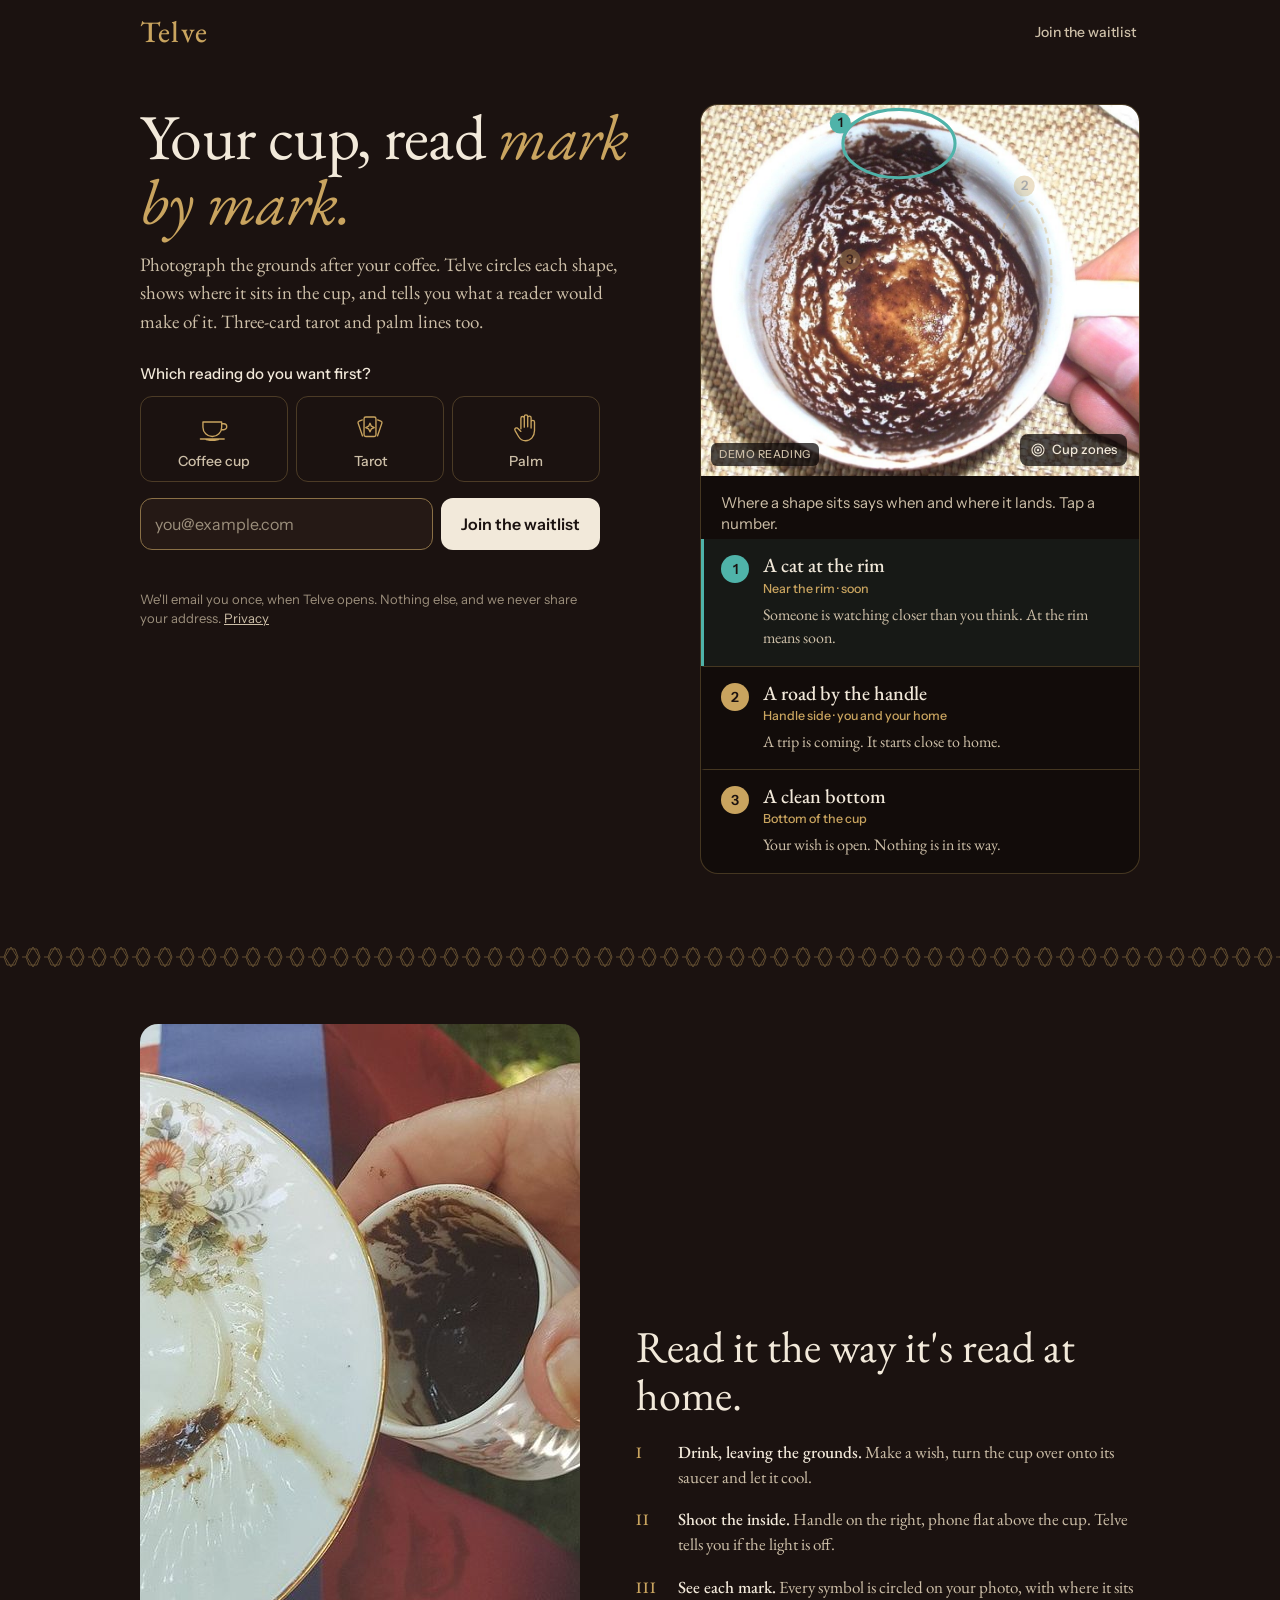
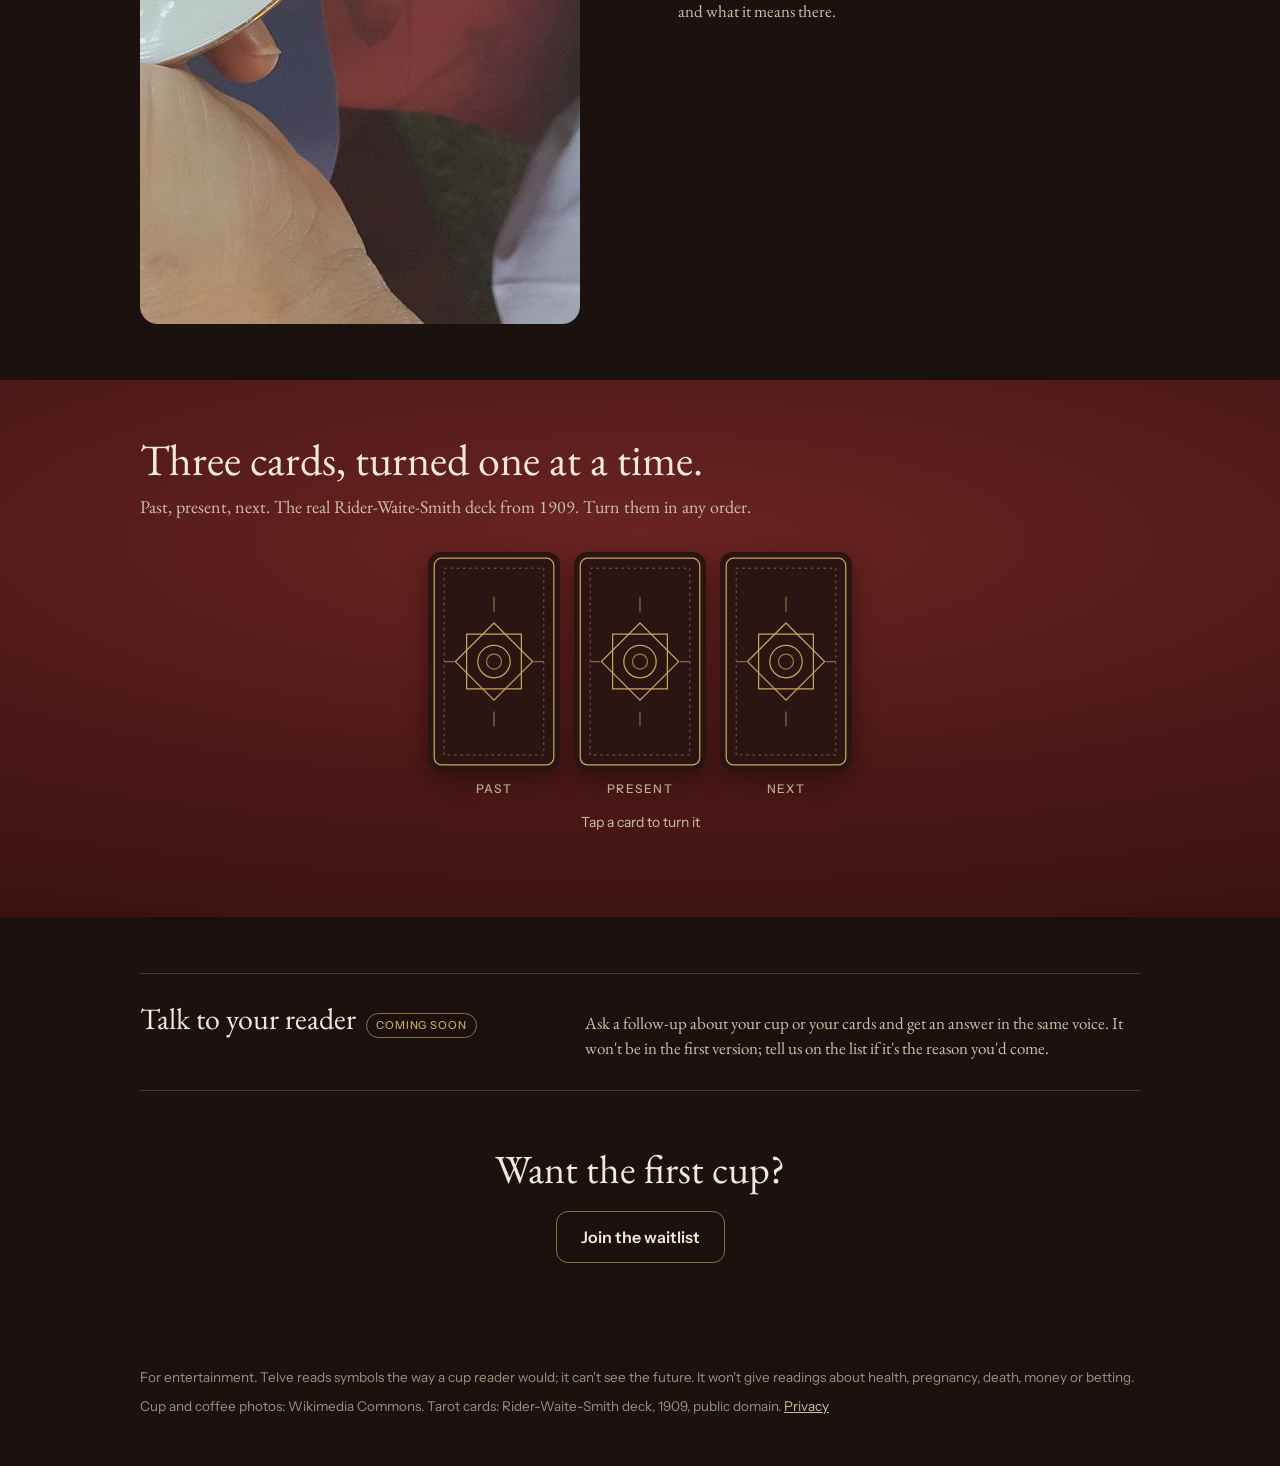
<file: telve/index.html>
<!doctype html>
<html lang="en">
<head>
<meta charset="utf-8">
<meta name="viewport" content="width=device-width, initial-scale=1">
<title>Telve · coffee cup, tarot and palm readings</title>
<meta name="description" content="Photograph your coffee grounds and Telve marks each shape, where it sits in the cup, and what a reader would say about it. Tarot and palm too. Join the waitlist.">
<meta property="og:title" content="Telve · your cup, read mark by mark">
<meta property="og:description" content="Coffee cup, tarot and palm readings that show you where each symbol sits. Join the waitlist.">
<meta property="og:image" content="https://rizgarozan.github.io/waitlists/telve/img/og.jpg">
<meta property="og:type" content="website">
<meta name="twitter:card" content="summary_large_image">
<meta name="theme-color" content="#1b1210">
<link rel="icon" href="data:image/svg+xml,%3Csvg xmlns='http://www.w3.org/2000/svg' viewBox='0 0 40 40'%3E%3Crect width='40' height='40' rx='9' fill='%231b1210'/%3E%3Cpath d='M9 15h18v5a9 9 0 0 1-18 0zM27 16.5h2a3 3 0 0 1 0 6h-2.6' fill='none' stroke='%23c9a45f' stroke-width='2' stroke-linecap='round'/%3E%3C/svg%3E">
<link rel="preconnect" href="https://fonts.googleapis.com">
<link rel="preconnect" href="https://fonts.gstatic.com" crossorigin>
<link href="https://fonts.googleapis.com/css2?family=EB+Garamond:ital,wght@0,400;0,500;1,400&family=Instrument+Sans:wght@400;500;600&display=swap" rel="stylesheet">
<style>
:root{
  --roast:#1b1210; --roast-2:#251915; --oxblood:#5a1d1b;
  --cream:#f2e9da; --cream-dim:#cdbfa8; --cream-faint:#9c8f7c;
  --brass:#c9a45f; --brass-dim:#8a7046; --line:rgba(201,164,95,.28);
  --accent:#4fb3a9; /* Iznik turquoise: selection only */
  --error:#e8a08a;
  --serif:"EB Garamond", Georgia, "Times New Roman", serif;
  --sans:"Instrument Sans", system-ui, -apple-system, "Segoe UI", sans-serif;
  --ease:cubic-bezier(.2,.7,.2,1);
}
*{box-sizing:border-box;margin:0;padding:0}
html{scroll-behavior:smooth}
@media (prefers-reduced-motion:reduce){html{scroll-behavior:auto}}
body{background:var(--roast);color:var(--cream);font-family:var(--sans);-webkit-font-smoothing:antialiased;overflow-x:hidden}
button,input{font:inherit;color:inherit}
button{background:none;border:0;cursor:pointer}
a{color:inherit}
:focus-visible{outline:2px solid var(--accent);outline-offset:3px;border-radius:6px}
img{display:block;max-width:100%}
.wrap{max-width:1080px;margin:0 auto;padding:0 20px}
.ico{fill:none;stroke:currentColor;stroke-width:1.6;stroke-linecap:round;stroke-linejoin:round}

/* header */
.top{display:flex;align-items:center;justify-content:space-between;height:64px}
.wordmark{font:500 30px/1 var(--serif);letter-spacing:.04em;color:var(--brass);text-decoration:none}
.top a.jump{font:500 14px/1 var(--sans);color:var(--cream-dim);text-decoration:none;padding:12px 4px}

/* hero */
.hero{display:grid;gap:36px;padding:20px 0 48px}
.hero h1{font:400 clamp(40px,10vw,64px)/1.02 var(--serif);letter-spacing:-.01em}
.hero h1 em{color:var(--brass)}
.lede{font:400 19px/1.5 var(--serif);color:var(--cream-dim);margin-top:16px;max-width:30em}

/* form */
.join{margin-top:28px;max-width:460px}
.join fieldset{border:0}
.join legend{font:500 15px/1.3 var(--sans);margin-bottom:12px}
.chips{display:grid;grid-template-columns:repeat(3,1fr);gap:8px}
.chip input{position:absolute;opacity:0;width:1px;height:1px}
.chip label{display:flex;flex-direction:column;align-items:center;gap:8px;padding:14px 6px 12px;border:1px solid var(--line);border-radius:12px;font:500 14px/1.2 var(--sans);color:var(--cream-dim);cursor:pointer;text-align:center;transition:border-color .15s,background .15s,color .15s}
.chip svg{width:34px;height:34px;color:var(--brass)}
.chip input:checked + label{border:1.5px solid var(--accent);background:rgba(79,179,169,.08);color:var(--cream)}
.chip input:checked + label svg{color:var(--accent)}
.chip input:focus-visible + label{outline:2px solid var(--accent);outline-offset:2px}
.row{display:flex;gap:8px;margin-top:16px}
.row input{flex:1;min-width:0;height:52px;border-radius:12px;border:1px solid var(--brass-dim);background:var(--roast-2);padding:0 14px;font-size:16px}
.row input::placeholder{color:var(--cream-faint)}
.row input:focus{border-color:var(--accent);outline:none}
.btn{height:52px;padding:0 20px;border-radius:12px;background:var(--cream);color:var(--roast);font:600 16px/1 var(--sans);white-space:nowrap}
.btn:disabled{opacity:.6;cursor:progress}
.fine{font:400 13px/1.5 var(--sans);color:var(--cream-faint);margin-top:10px}
.fine a{color:var(--cream-dim)}
[data-status]{font:500 14px/1.4 var(--sans);margin-top:10px;min-height:1.4em;color:var(--cream-dim)}
[data-status][data-kind=error]{color:var(--error)}
.done{display:none;padding:18px 0 4px;border-top:1px solid var(--line)}
.done h2{font:400 26px/1.2 var(--serif)}
.done p{font:400 17px/1.5 var(--serif);color:var(--cream-dim);margin-top:6px}
.join[data-state=done] .fields{display:none}
.join[data-state=done] .done{display:block}
@media (max-width:380px){.row{flex-direction:column}.row input{flex:none}.btn{width:100%}}

/* cup demo */
.cup{border:1px solid var(--line);border-radius:18px;overflow:hidden;background:#120c0a;align-self:start}
.photo{position:relative;aspect-ratio:1000/846}
.photo > svg{position:absolute;inset:0;width:100%;height:100%;display:block}
.tag{position:absolute;left:10px;bottom:10px;font:500 11px/1 var(--sans);letter-spacing:.05em;text-transform:uppercase;padding:6px 8px;border-radius:6px;background:rgba(12,8,7,.72);color:var(--cream-dim)}
.zones-btn{position:absolute;right:8px;bottom:4px;height:44px;padding:0 4px;display:flex;align-items:center;font:500 13px/1 var(--sans)}
.zones-btn span{background:rgba(12,8,7,.72);padding:8px 10px;border-radius:8px;display:flex;gap:6px;align-items:center}
.zones-btn[aria-pressed=true] span{background:var(--cream);color:var(--roast)}
.mark{cursor:pointer}
.mark ellipse{fill:transparent;stroke:var(--brass);stroke-width:5;stroke-dasharray:14 10;transition:stroke .2s}
.mark circle{fill:var(--brass);transition:fill .2s}
.mark text{font:600 30px/1 var(--sans);fill:var(--roast)}
.photo.sel .mark{opacity:.35}
.photo.sel .mark.active{opacity:1}
.mark.active ellipse{stroke:var(--accent);stroke-dasharray:none;stroke-width:7}
.mark.active circle{fill:var(--accent)}
.zones{opacity:0;transition:opacity .2s;pointer-events:none}
.photo.zones-on .zones{opacity:1}
.zones text{font:600 32px/1 var(--sans);fill:#fff;paint-order:stroke;stroke:rgba(12,8,7,.85);stroke-width:8px;letter-spacing:.04em}
.cup-head{padding:16px 20px 4px;font:400 15px/1.45 var(--sans);color:var(--cream-dim)}
.notes{list-style:none}
.note{display:flex;gap:14px;width:100%;text-align:left;padding:14px 20px 16px 17px;border-left:3px solid transparent;transition:background .2s,border-color .2s}
li + li .note{border-top:1px solid var(--line)}
.note .n{width:28px;height:28px;border-radius:50%;background:var(--brass);color:var(--roast);font:600 14px/28px var(--sans);text-align:center;flex-shrink:0;margin-top:2px}
.note h3{font:500 20px/1.2 var(--serif)}
.note .where{font:500 12.5px/1.3 var(--sans);color:var(--brass);margin-top:3px}
.note p{font:400 16px/1.45 var(--serif);color:var(--cream-dim);margin-top:6px}
.note[aria-pressed=true]{background:rgba(79,179,169,.08);border-left-color:var(--accent)}
.note[aria-pressed=true] .n{background:var(--accent)}

/* frieze */
.frieze{display:block;width:100%;height:22px;opacity:.4}

/* sections */
section.band{padding:56px 0}
.band h2.title{font:400 clamp(32px,7vw,44px)/1.08 var(--serif)}
.band .sub{font:400 18px/1.5 var(--serif);color:var(--cream-dim);margin-top:10px;max-width:34em}

/* ritual */
.ritual{display:grid;gap:28px;align-items:center}
.ritual figure{position:relative;border-radius:18px;overflow:hidden;max-width:440px}
.ritual figure img{width:100%;aspect-ratio:1;object-fit:cover}
.steps{list-style:none;counter-reset:s;margin-top:22px;display:grid;gap:18px}
.steps li{display:flex;gap:14px;font:400 17px/1.45 var(--serif);color:var(--cream-dim)}
.steps li::before{counter-increment:s;content:counter(s,upper-roman);font:500 16px/1.6 var(--serif);color:var(--brass);width:28px;flex-shrink:0;letter-spacing:.06em}
.steps b{font-weight:500;color:var(--cream)}

/* tarot */
.tarot{background:radial-gradient(120% 80% at 50% 30%,#6a2421 0%,#4a1716 60%,#3a1211 100%)}
.spread{display:flex;justify-content:center;gap:14px;margin-top:32px}
.slot{display:flex;flex-direction:column;align-items:center;gap:12px}
.slot .pos{font:500 12px/1 var(--sans);letter-spacing:.12em;text-transform:uppercase;color:var(--cream-dim)}
.card{width:min(28vw,132px);aspect-ratio:106/176;perspective:900px;border-radius:10px}
.card-in{display:block;position:relative;width:100%;height:100%;transform-style:preserve-3d;transition:transform .7s var(--ease)}
.card[aria-pressed=true] .card-in{transform:rotateY(180deg)}
@media (prefers-reduced-motion:reduce){.card-in{transition:none}}
.face{position:absolute;inset:0;border-radius:10px;backface-visibility:hidden;-webkit-backface-visibility:hidden;overflow:hidden}
.face svg,.face img{width:100%;height:100%;display:block;object-fit:cover}
.front{transform:rotateY(180deg)}
.card:not([aria-pressed=true]) .back{box-shadow:0 10px 24px rgba(0,0,0,.35)}
.t-read{max-width:560px;margin:28px auto 0}
.t-row{display:none;padding:14px 0;border-top:1px solid rgba(242,233,218,.18)}
.t-row.show{display:block;animation:rise .3s var(--ease)}
@keyframes rise{from{opacity:0;transform:translateY(6px)}to{opacity:1;transform:none}}
@media (prefers-reduced-motion:reduce){.t-row.show{animation:none}}
.t-row h3{font:500 20px/1.2 var(--serif)}
.t-row h3 span{font:500 12px/1 var(--sans);letter-spacing:.1em;text-transform:uppercase;color:var(--brass);margin-right:8px;vertical-align:2px}
.t-row p{font:400 16px/1.45 var(--serif);color:var(--cream-dim);margin-top:6px}
.t-hint{text-align:center;font:400 14px/1.4 var(--sans);color:var(--cream-dim);margin-top:18px}

/* later */
.later{display:grid;gap:18px;border-top:1px solid var(--line);border-bottom:1px solid var(--line);padding:28px 0}
.later h2{font:400 30px/1.15 var(--serif);display:flex;flex-wrap:wrap;align-items:baseline;gap:10px}
.soon{font:500 11px/1 var(--sans);letter-spacing:.08em;text-transform:uppercase;color:var(--brass);border:1px solid var(--brass-dim);border-radius:999px;padding:6px 9px}
.later p{font:400 17px/1.5 var(--serif);color:var(--cream-dim);max-width:36em}

.again{text-align:center;padding:56px 0 8px}
.again h2{font:400 clamp(30px,7vw,40px)/1.1 var(--serif)}
.again a{display:inline-flex;align-items:center;height:52px;padding:0 24px;margin-top:20px;border-radius:12px;border:1px solid var(--brass-dim);font:600 16px/1 var(--sans);text-decoration:none}

footer{padding:40px 0 48px;font:400 13.5px/1.6 var(--sans);color:var(--cream-faint)}
footer p + p{margin-top:8px}
footer a{color:var(--cream-dim)}

@media (min-width:900px){
  .wrap{padding:0 40px}
  .hero{grid-template-columns:1fr 440px;gap:56px;padding:40px 0 72px;align-items:start}
  .ritual{grid-template-columns:440px 1fr;gap:56px}
  .later{grid-template-columns:1fr 1.3fr;align-items:baseline}
}
</style>
</head>
<body>
<svg width="0" height="0" style="position:absolute" aria-hidden="true">
  <defs>
    <pattern id="tile" width="44" height="22" patternUnits="userSpaceOnUse">
      <g fill="none" stroke="#c9a45f" stroke-width="1">
        <path d="M11 3h8l3 8-3 8h-8l-3-8z" transform="translate(-4 0)"/>
        <path d="M15 1 21 11 15 21 9 11z" transform="translate(-4 0)"/>
        <path d="M33 3h8l3 8-3 8h-8l-3-8z" transform="translate(-4 0)"/>
        <path d="M37 1 43 11 37 21 31 11z" transform="translate(-4 0)"/>
        <path d="M0 11h4M22 11h4"/>
      </g>
    </pattern>
    <symbol id="i-cup" viewBox="0 0 40 40"><path class="ico" d="M7 13h22v6a11 11 0 0 1-22 0zM29 15h2.5a3.5 3.5 0 0 1 0 7H28.4M4 33h28M10 33c2 2 14 2 16 0"/></symbol>
    <symbol id="i-cards" viewBox="0 0 40 40"><g class="ico"><rect x="13" y="7" width="14" height="23" rx="2"/><path d="M11 10.5 7.2 11.8a2 2 0 0 0-1.2 2.5l5.2 15M29 10.5l3.8 1.3a2 2 0 0 1 1.2 2.5l-5.2 15"/><path d="M20 14.5l1.6 3.4 3.4 1.6-3.4 1.6L20 24.5l-1.6-3.4-3.4-1.6 3.4-1.6z"/></g></symbol>
    <symbol id="i-palm" viewBox="0 0 40 40"><path class="ico" d="M14 21V8.5a2 2 0 0 1 4 0V19M18 18V6.5a2 2 0 0 1 4 0V18M22 18.5V8a2 2 0 0 1 4 0v12M26 20v-7a2 2 0 0 1 4 0v10c0 7-4.5 12-10.5 12-4 0-6.5-2-8.3-5l-4-7a2 2 0 0 1 3.3-2.3L14 24"/></symbol>
    <g id="cardback">
      <rect width="106" height="176" rx="10" fill="#2a1512"/>
      <rect x="5" y="5" width="96" height="166" rx="6" fill="none" stroke="#c9a45f" stroke-width="1"/>
      <path d="M13 13h80v150H13z" fill="none" stroke="#c9a45f" stroke-width=".8" stroke-dasharray="2 3" opacity=".55"/>
      <g transform="translate(53 88)" fill="none" stroke="#c9a45f" stroke-width="1">
        <path d="M-22-22h44v44h-44z"/><path d="M0-31 31 0 0 31-31 0z"/>
        <circle r="13"/><circle r="6" opacity=".7"/>
        <path d="M0-52v12M0 40v12M-32 0h-8M32 0h8" opacity=".6"/>
      </g>
    </g>
  </defs>
</svg>

<div class="wrap">
  <header class="top">
    <a class="wordmark" href="./">Telve</a>
    <a class="jump" href="#join">Join the waitlist</a>
  </header>

  <div class="hero">
    <div>
      <h1>Your cup, read <em>mark by mark.</em></h1>
      <p class="lede">Photograph the grounds after your coffee. Telve circles each shape, shows where it sits in the cup, and tells you what a reader would make of it. Three-card tarot and palm lines too.</p>

      <form class="join" id="join" data-waitlist="telve" data-needs-answer="Pick the reading you want first.">
        <div class="fields">
          <fieldset>
            <legend>Which reading do you want first?</legend>
            <div class="chips">
              <div class="chip"><input type="radio" name="answer" id="a-cup" value="coffee"><label for="a-cup"><svg aria-hidden="true"><use href="#i-cup"/></svg>Coffee cup</label></div>
              <div class="chip"><input type="radio" name="answer" id="a-tarot" value="tarot"><label for="a-tarot"><svg aria-hidden="true"><use href="#i-cards"/></svg>Tarot</label></div>
              <div class="chip"><input type="radio" name="answer" id="a-palm" value="palm"><label for="a-palm"><svg aria-hidden="true"><use href="#i-palm"/></svg>Palm</label></div>
            </div>
          </fieldset>
          <div class="row">
            <label for="email" class="sr" style="position:absolute;left:-9999px">Email</label>
            <input id="email" name="email" type="email" required autocomplete="email" placeholder="you@example.com">
            <button class="btn" type="submit">Join the waitlist</button>
          </div>
          <p data-status role="status" aria-live="polite"></p>
          <p class="fine">We'll email you once, when Telve opens. Nothing else, and we never share your address. <a href="../privacy.html">Privacy</a></p>
        </div>
        <div class="done" data-done tabindex="-1">
          <h2>You're on the list.</h2>
          <p>We'll write once, when Telve opens. Until then, the cup below still works.</p>
        </div>
      </form>
    </div>

    <figure class="cup" aria-label="A demo reading">
      <div class="photo" id="photo">
        <svg viewBox="0 77 1000 846" preserveAspectRatio="xMidYMid slice" role="img" aria-label="Photo of coffee grounds in a cup with three marked symbols">
          <image href="img/cup_real.jpg" x="0" y="0" width="1000" height="1000"/>
          <g class="zones">
            <circle cx="452" cy="500" r="380" fill="none" stroke="#fff" stroke-width="3" stroke-dasharray="4 10" opacity=".9"/>
            <circle cx="452" cy="505" r="270" fill="none" stroke="#fff" stroke-width="3" stroke-dasharray="4 10" opacity=".9"/>
            <circle cx="465" cy="560" r="150" fill="none" stroke="#fff" stroke-width="3" stroke-dasharray="4 10" opacity=".9"/>
            <text x="505" y="872" text-anchor="middle">RIM · SOON</text>
            <text x="452" y="270" text-anchor="middle">WALL · IN A WHILE</text>
            <text x="465" y="690" text-anchor="middle">BOTTOM · LATER</text>
            <text x="975" y="420" text-anchor="end">HANDLE</text>
            <text x="975" y="460" text-anchor="end">YOU · HOME</text>
          </g>
          <g class="mark" data-n="1"><ellipse cx="452" cy="165" rx="128" ry="78"/><circle cx="318" cy="118" r="24"/><text x="318" y="128" text-anchor="middle">1</text></g>
          <g class="mark" data-n="2"><ellipse cx="738" cy="470" rx="62" ry="175"/><circle cx="738" cy="262" r="24"/><text x="738" y="272" text-anchor="middle">2</text></g>
          <g class="mark" data-n="3"><ellipse cx="465" cy="560" rx="150" ry="150"/><circle cx="340" cy="430" r="24"/><text x="340" y="440" text-anchor="middle">3</text></g>
        </svg>
        <span class="tag">Demo reading</span>
        <button type="button" class="zones-btn" aria-pressed="false" data-zones><span><svg width="16" height="16" aria-hidden="true" viewBox="0 0 24 24"><g class="ico"><circle cx="12" cy="12" r="9"/><circle cx="12" cy="12" r="5"/><circle cx="12" cy="12" r="1"/></g></svg>Cup zones</span></button>
      </div>
      <figcaption class="cup-head">Where a shape sits says when and where it lands. Tap a number.</figcaption>
      <ol class="notes">
        <li><button type="button" class="note" data-n="1" aria-pressed="false"><span class="n">1</span><span><h3>A cat at the rim</h3><span class="where">Near the rim · soon</span><p>Someone is watching closer than you think. At the rim means soon.</p></span></button></li>
        <li><button type="button" class="note" data-n="2" aria-pressed="false"><span class="n">2</span><span><h3>A road by the handle</h3><span class="where" style="display:block">Handle side · you and your home</span><p>A trip is coming. It starts close to home.</p></span></button></li>
        <li><button type="button" class="note" data-n="3" aria-pressed="false"><span class="n">3</span><span><h3>A clean bottom</h3><span class="where" style="display:block">Bottom of the cup</span><p>Your wish is open. Nothing is in its way.</p></span></button></li>
      </ol>
    </figure>
  </div>
</div>

<svg class="frieze" aria-hidden="true"><rect width="100%" height="22" fill="url(#tile)"/></svg>

<section class="band">
  <div class="wrap ritual">
    <figure><img src="img/ritual.jpg" alt="A cup of Turkish coffee with its saucer" loading="lazy" width="900" height="900"></figure>
    <div>
      <h2 class="title">Read it the way it's read at home.</h2>
      <ol class="steps">
        <li><span><b>Drink, leaving the grounds.</b> Make a wish, turn the cup over onto its saucer and let it cool.</span></li>
        <li><span><b>Shoot the inside.</b> Handle on the right, phone flat above the cup. Telve tells you if the light is off.</span></li>
        <li><span><b>See each mark.</b> Every symbol is circled on your photo, with where it sits and what it means there.</span></li>
      </ol>
    </div>
  </div>
</section>

<section class="band tarot">
  <div class="wrap">
    <h2 class="title">Three cards, turned one at a time.</h2>
    <p class="sub">Past, present, next. The real Rider-Waite-Smith deck from 1909. Turn them in any order.</p>
    <div class="spread">
      <div class="slot"><button type="button" class="card" data-card="0" aria-pressed="false" aria-label="Turn the Past card"><span class="card-in"><span class="face back"><svg viewBox="0 0 106 176"><use href="#cardback"/></svg></span><span class="face front"><img src="img/hermit.jpg" alt="The Hermit" loading="lazy"></span></span></button><span class="pos">Past</span></div>
      <div class="slot"><button type="button" class="card" data-card="1" aria-pressed="false" aria-label="Turn the Present card"><span class="card-in"><span class="face back"><svg viewBox="0 0 106 176"><use href="#cardback"/></svg></span><span class="face front"><img src="img/cups2.jpg" alt="Two of Cups" loading="lazy"></span></span></button><span class="pos">Present</span></div>
      <div class="slot"><button type="button" class="card" data-card="2" aria-pressed="false" aria-label="Turn the Next card"><span class="card-in"><span class="face back"><svg viewBox="0 0 106 176"><use href="#cardback"/></svg></span><span class="face front"><img src="img/cups9.jpg" alt="Nine of Cups" loading="lazy"></span></span></button><span class="pos">Next</span></div>
    </div>
    <p class="t-hint" id="tHint">Tap a card to turn it</p>
    <div class="t-read" aria-live="polite">
      <div class="t-row" data-row="0"><h3><span>Past</span>The Hermit</h3><p>You spent a stretch on your own, working something out. What you found there is still yours to use.</p></div>
      <div class="t-row" data-row="1"><h3><span>Present</span>Two of Cups</h3><p>Two people meeting halfway. Things between you and someone else are even right now, so this is a good time to say it.</p></div>
      <div class="t-row" data-row="2"><h3><span>Next</span>Nine of Cups</h3><p>The wish card. What you've been hoping for has room to land; be clear with yourself about what it is.</p></div>
    </div>
  </div>
</section>

<div class="wrap">
  <section class="band">
    <div class="later">
      <h2>Talk to your reader <span class="soon">Coming soon</span></h2>
      <p>Ask a follow-up about your cup or your cards and get an answer in the same voice. It won't be in the first version; tell us on the list if it's the reason you'd come.</p>
    </div>
    <div class="again">
      <h2>Want the first cup?</h2>
      <a href="#join">Join the waitlist</a>
    </div>
  </section>

  <footer>
    <p>For entertainment. Telve reads symbols the way a cup reader would; it can't see the future. It won't give readings about health, pregnancy, death, money or betting.</p>
    <p>Cup and coffee photos: Wikimedia Commons. Tarot cards: Rider-Waite-Smith deck, 1909, public domain. <a href="../privacy.html">Privacy</a></p>
  </footer>
</div>

<script src="../config.js"></script>
<script src="../waitlist.js"></script>
<script>
(function () {
  var photo = document.getElementById('photo');
  function pick(n) {
    photo.classList.toggle('sel', !!n);
    document.querySelectorAll('.mark').forEach(function (m) { m.classList.toggle('active', +m.dataset.n === n); });
    document.querySelectorAll('.note').forEach(function (b) { b.setAttribute('aria-pressed', +b.dataset.n === n); });
  }
  document.querySelectorAll('.note').forEach(function (b) {
    b.addEventListener('click', function () { pick(b.getAttribute('aria-pressed') === 'true' ? 0 : +b.dataset.n); });
  });
  document.querySelectorAll('.mark').forEach(function (m) {
    m.addEventListener('click', function () { pick(+m.dataset.n); });
  });
  pick(1);

  var zb = document.querySelector('[data-zones]');
  zb.addEventListener('click', function () {
    var on = zb.getAttribute('aria-pressed') !== 'true';
    zb.setAttribute('aria-pressed', on);
    photo.classList.toggle('zones-on', on);
  });

  var turned = 0;
  document.querySelectorAll('.card').forEach(function (c) {
    c.addEventListener('click', function () {
      if (c.getAttribute('aria-pressed') === 'true') return;
      c.setAttribute('aria-pressed', 'true');
      document.querySelector('.t-row[data-row="' + c.dataset.card + '"]').classList.add('show');
      turned++;
      document.getElementById('tHint').textContent = turned === 3 ? 'That’s your spread.' : 'Tap a card to turn it';
    });
  });
})();
</script>
</body>
</html>
</file>
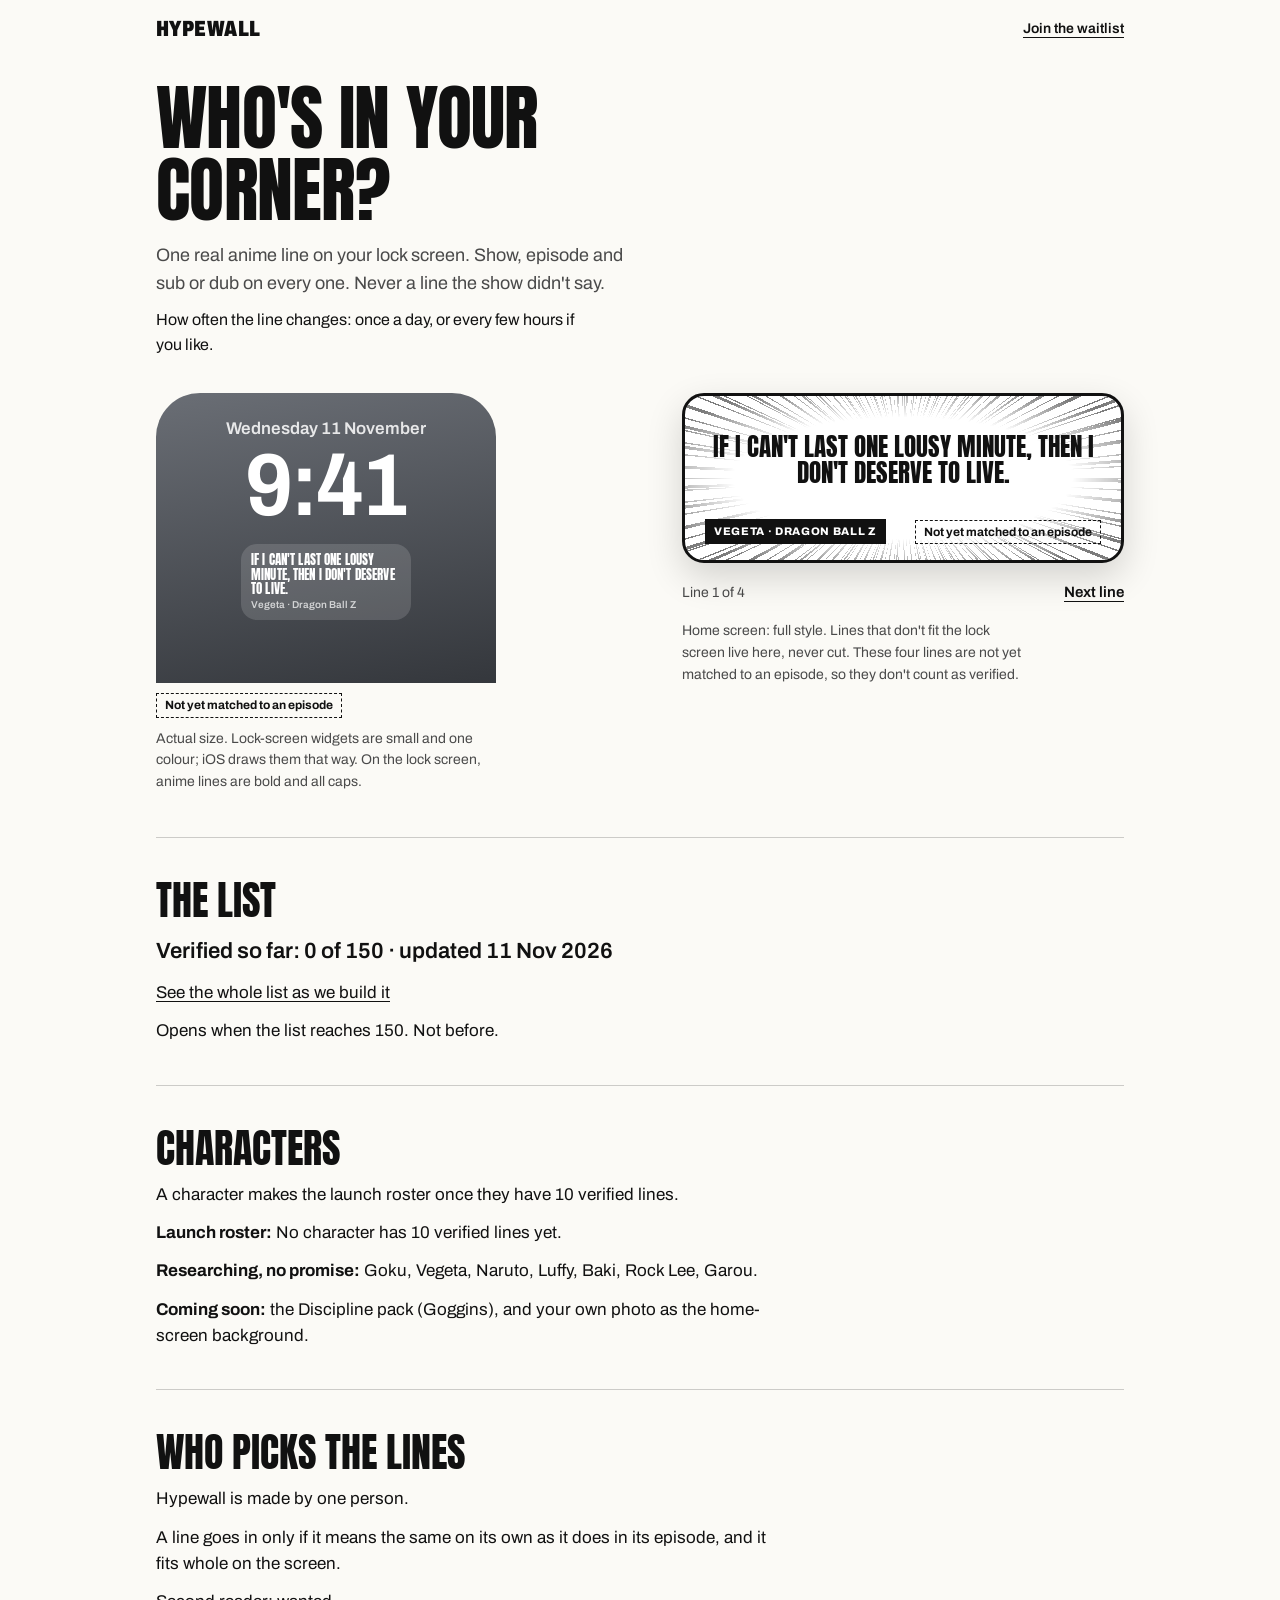
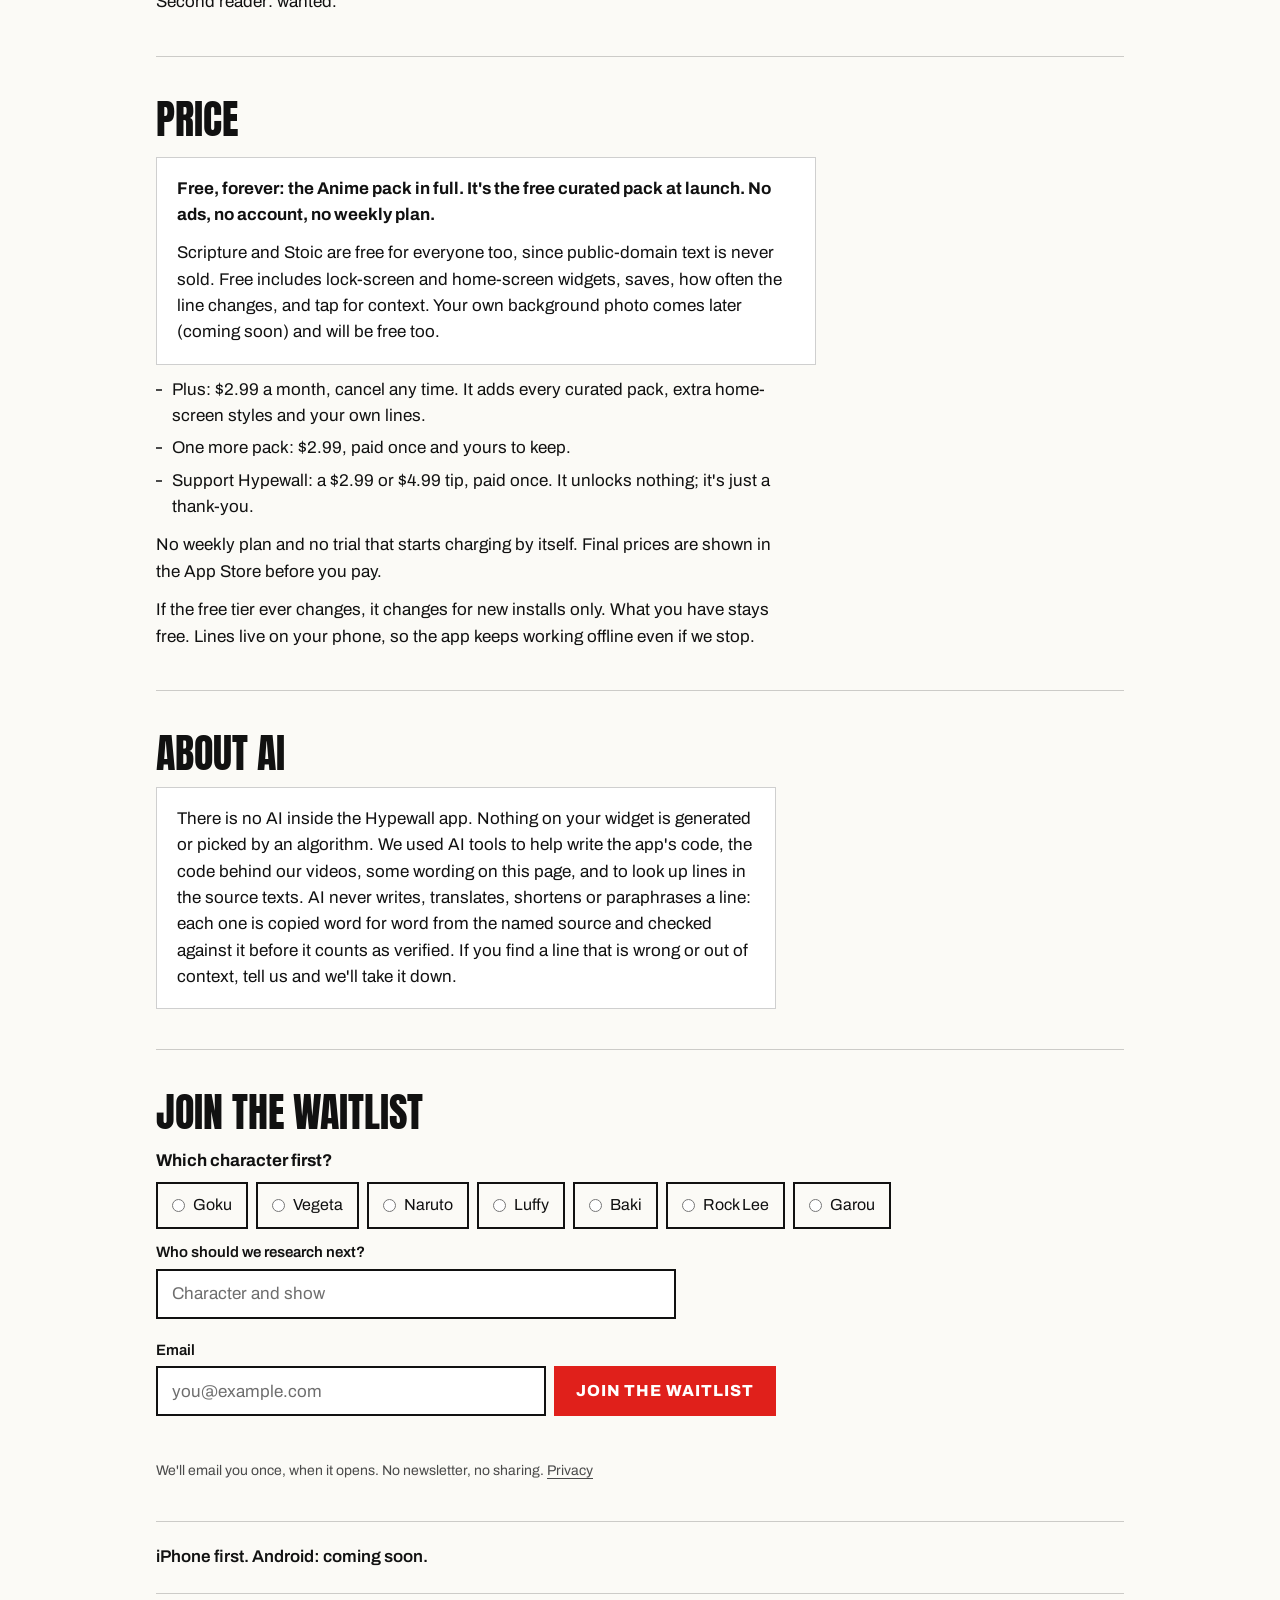
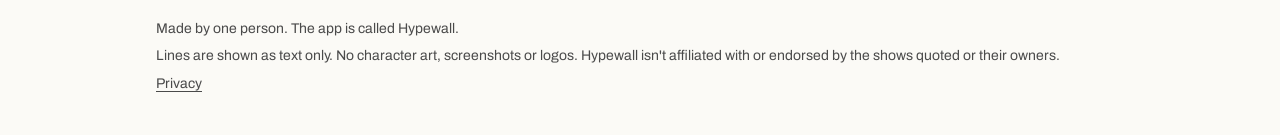
<file: hypewall/anime/index.html>
<!doctype html>
<html lang="en" data-pack="anime">
<head>
<meta charset="utf-8">
<meta name="viewport" content="width=device-width, initial-scale=1">
<title>Hypewall · anime lines on your lock screen</title>
<meta name="description" content="One real anime line on your lock screen. Show, episode and sub or dub on every one. Never a line the show didn't say.">
<meta property="og:title" content="Hypewall · anime lines on your lock screen">
<meta property="og:description" content="One real anime line on your lock screen. Show, episode and sub or dub on every one. Never a line the show didn't say.">
<meta property="og:type" content="website">
<meta name="theme-color" content="#fbfaf6">
<link rel="icon" href="data:image/svg+xml,%3Csvg xmlns='http://www.w3.org/2000/svg' viewBox='0 0 40 40'%3E%3Crect width='40' height='40' rx='9' fill='%23141414'/%3E%3Cpath d='M13 29V11h8a5 5 0 0 1 0 10h-8m7 0 6 8' fill='none' stroke='%23f4f1ea' stroke-width='3' stroke-linecap='round' stroke-linejoin='round'/%3E%3C/svg%3E">
<link rel="preconnect" href="https://fonts.googleapis.com">
<link rel="preconnect" href="https://fonts.gstatic.com" crossorigin>
<link href="https://fonts.googleapis.com/css2?family=Anton&family=Archivo:wdth,wght@62..125,400..900&display=swap" rel="stylesheet">
<link rel="stylesheet" href="../hw.css">
</head>
<body>
<div class="wrap">
  <header class="top">
    <a class="mark" href="../">Hypewall</a>
    <a class="jump" href="#join">Join the waitlist</a>
  </header>

  <main>
    <h1>Who's in your corner?</h1>
    <p class="lede">One real anime line on your lock screen. Show, episode and sub or dub on every one. Never a line the show didn't say.</p>
    <p class="freq">How often the line changes: once a day, or every few hours if you like.</p>

    <section class="show">
      <figure>
        <div class="lock" aria-label="iPhone lock screen at actual size">
          <p class="lock-date">Wednesday 11 November</p>
          <p class="lock-time">9:41</p>
          <div class="lw">
            <p class="lw-line" id="lockLine">If I can't last one lousy minute, then I don't deserve to live.</p>
            <p class="lw-src" id="lockSrc">Vegeta · Dragon Ball Z</p>
          </div>
        </div>
        <p class="tag">Not yet matched to an episode</p>
        <figcaption>Actual size. Lock-screen widgets are small and one colour; iOS draws them that way. On the lock screen, anime lines are bold and all caps.</figcaption>
      </figure>
      <figure>
        <div class="w w-anime" id="home" aria-live="polite"></div>
        <div class="w-under"><span id="lineCount"></span><button type="button" id="nextLine">Next line</button></div>
        <figcaption>Home screen: full style. Lines that don't fit the lock screen live here, never cut. These four lines are not yet matched to an episode, so they don't count as verified.</figcaption>
      </figure>
    </section>

    <section class="more">
      <h2>The list</h2>
      <p class="big">Verified so far: 0 of 150 · updated 11 Nov 2026</p>
      <p><a href="../lists/anime.txt">See the whole list as we build it</a></p>
      <p>Opens when the list reaches 150. Not before.</p>
    </section>

    <section class="more">
      <h2>Characters</h2>
      <p>A character makes the launch roster once they have 10 verified lines.</p>
      <p><b>Launch roster:</b> No character has 10 verified lines yet.</p>
      <p><b>Researching, no promise:</b> Goku, Vegeta, Naruto, Luffy, Baki, Rock Lee, Garou.</p>
      <p><b>Coming soon:</b> the Discipline pack (Goggins), and your own photo as the home-screen background.</p>
      <p data-contact="A fake anime line" hidden>Never in the anime: <a>send us a fake line you've seen</a>.</p>
    </section>

    <section class="more">
      <h2>Who picks the lines</h2>
      <p>Hypewall is made by one person.</p>
      <p>A line goes in only if it means the same on its own as it does in its episode, and it fits whole on the screen.</p>
      <p>Second reader: wanted.</p>
      <p data-contact="Second reader (Anime)" hidden>If you know these shows well and would check lines against the episodes, <a>write to us</a>.</p>
    </section>

    <section class="more">
      <h2>Price</h2>
      <div class="box">
        <p><b>Free, forever: the Anime pack in full. It's the free curated pack at launch. No ads, no account, no weekly plan.</b></p>
        <p>Scripture and Stoic are free for everyone too, since public-domain text is never sold. Free includes lock-screen and home-screen widgets, saves, how often the line changes, and tap for context. Your own background photo comes later (coming soon) and will be free too.</p>
      </div>
      <ul>
        <li>Plus: $2.99 a month, cancel any time. It adds every curated pack, extra home-screen styles and your own lines.</li>
        <li>One more pack: $2.99, paid once and yours to keep.</li>
        <li>Support Hypewall: a $2.99 or $4.99 tip, paid once. It unlocks nothing; it's just a thank-you.</li>
      </ul>
      <p>No weekly plan and no trial that starts charging by itself. Final prices are shown in the App Store before you pay.</p>
      <p>If the free tier ever changes, it changes for new installs only. What you have stays free. Lines live on your phone, so the app keeps working offline even if we stop.</p>
    </section>

    <section class="more">
      <h2>About AI</h2>
      <p class="box">There is no AI inside the Hypewall app. Nothing on your widget is generated or picked by an algorithm. We used AI tools to help write the app's code, the code behind our videos, some wording on this page, and to look up lines in the source texts. AI never writes, translates, shortens or paraphrases a line: each one is copied word for word from the named source and checked against it before it counts as verified. If you find a line that is wrong or out of context, tell us and we'll take it down.</p>
      <p data-contact="Wrong line (Anime)" hidden><a>Report a wrong line</a></p>
    </section>

    <section class="more" id="join">
      <h2>Join the waitlist</h2>
      <form class="join" data-waitlist="hypewall-anime">
        <div class="fields">
          <fieldset>
            <legend>Which character first?</legend>
            <div class="opts">
              <label class="opt"><input type="radio" name="answer" value="Goku"> Goku</label>
              <label class="opt"><input type="radio" name="answer" value="Vegeta"> Vegeta</label>
              <label class="opt"><input type="radio" name="answer" value="Naruto"> Naruto</label>
              <label class="opt"><input type="radio" name="answer" value="Luffy"> Luffy</label>
              <label class="opt"><input type="radio" name="answer" value="Baki"> Baki</label>
              <label class="opt"><input type="radio" name="answer" value="Rock Lee"> Rock Lee</label>
              <label class="opt"><input type="radio" name="answer" value="Garou"> Garou</label>
            </div>
          </fieldset>
          <div class="other">
            <label for="other">Who should we research next?</label>
            <input type="text" id="other" name="other" maxlength="80" autocomplete="off" placeholder="Character and show">
          </div>
          <div class="email">
            <label for="email">Email</label>
            <div class="row">
              <input type="email" id="email" name="email" required autocomplete="email" placeholder="you@example.com">
              <button class="go" type="submit">Join the waitlist</button>
            </div>
            <p data-status role="status" aria-live="polite"></p>
            <p class="fine">We'll email you once, when it opens. No newsletter, no sharing. <a href="../../privacy.html">Privacy</a></p>
          </div>
        </div>
        <div class="done" data-done tabindex="-1">
          <h3>You're on the list.</h3>
          <p>We'll email you once, when it opens.</p>
        </div>
      </form>
    </section>

    <p class="platform">iPhone first. Android: coming soon.</p>
  </main>

  <footer>
    <p>Made by one person. The app is called Hypewall.</p>
    <p>Lines are shown as text only. No character art, screenshots or logos. Hypewall isn't affiliated with or endorsed by the shows quoted or their owners.</p>
    <p><a href="../../privacy.html">Privacy</a></p>
  </footer>
</div>

<script type="application/json" id="lines">{"lines": [{"t": "If I can't last one lousy minute, then I don't deserve to live.", "s": "Vegeta · Dragon Ball Z", "tag": "Not yet matched to an episode"}, {"t": "Power comes in response to a need, not a desire.", "s": "Goku · Dragon Ball Z, English dub", "tag": "Not yet matched to an episode"}, {"t": "Hard work is worthless for those that don't believe in themselves.", "s": "Naruto Uzumaki · Naruto", "tag": "Not yet matched to an episode"}, {"t": "If you don't take risks, you can't create a future.", "s": "Monkey D. Luffy · One Piece", "tag": "Not yet matched to an episode"}]}</script>
<script src="../../config.js"></script>
<script src="../../waitlist.js"></script>
<script src="../hw.js"></script>
</body>
</html>
</file>
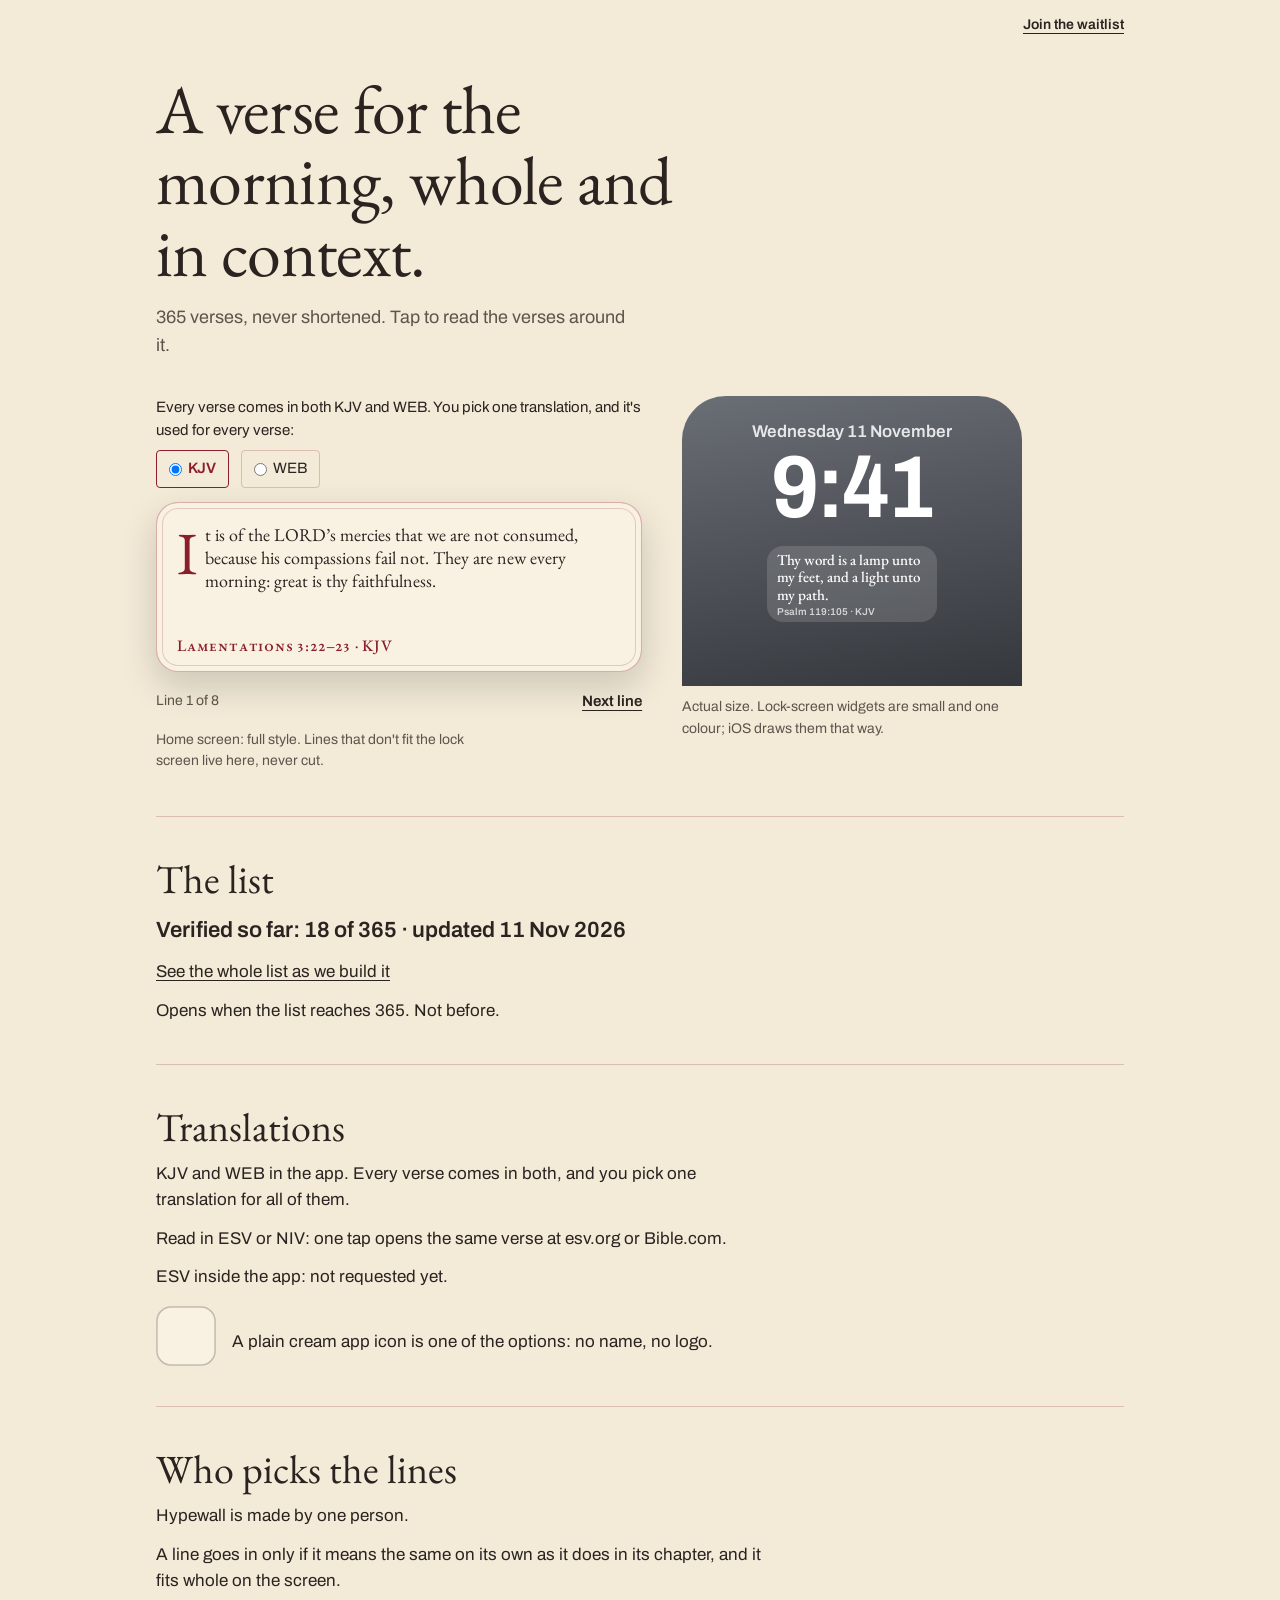
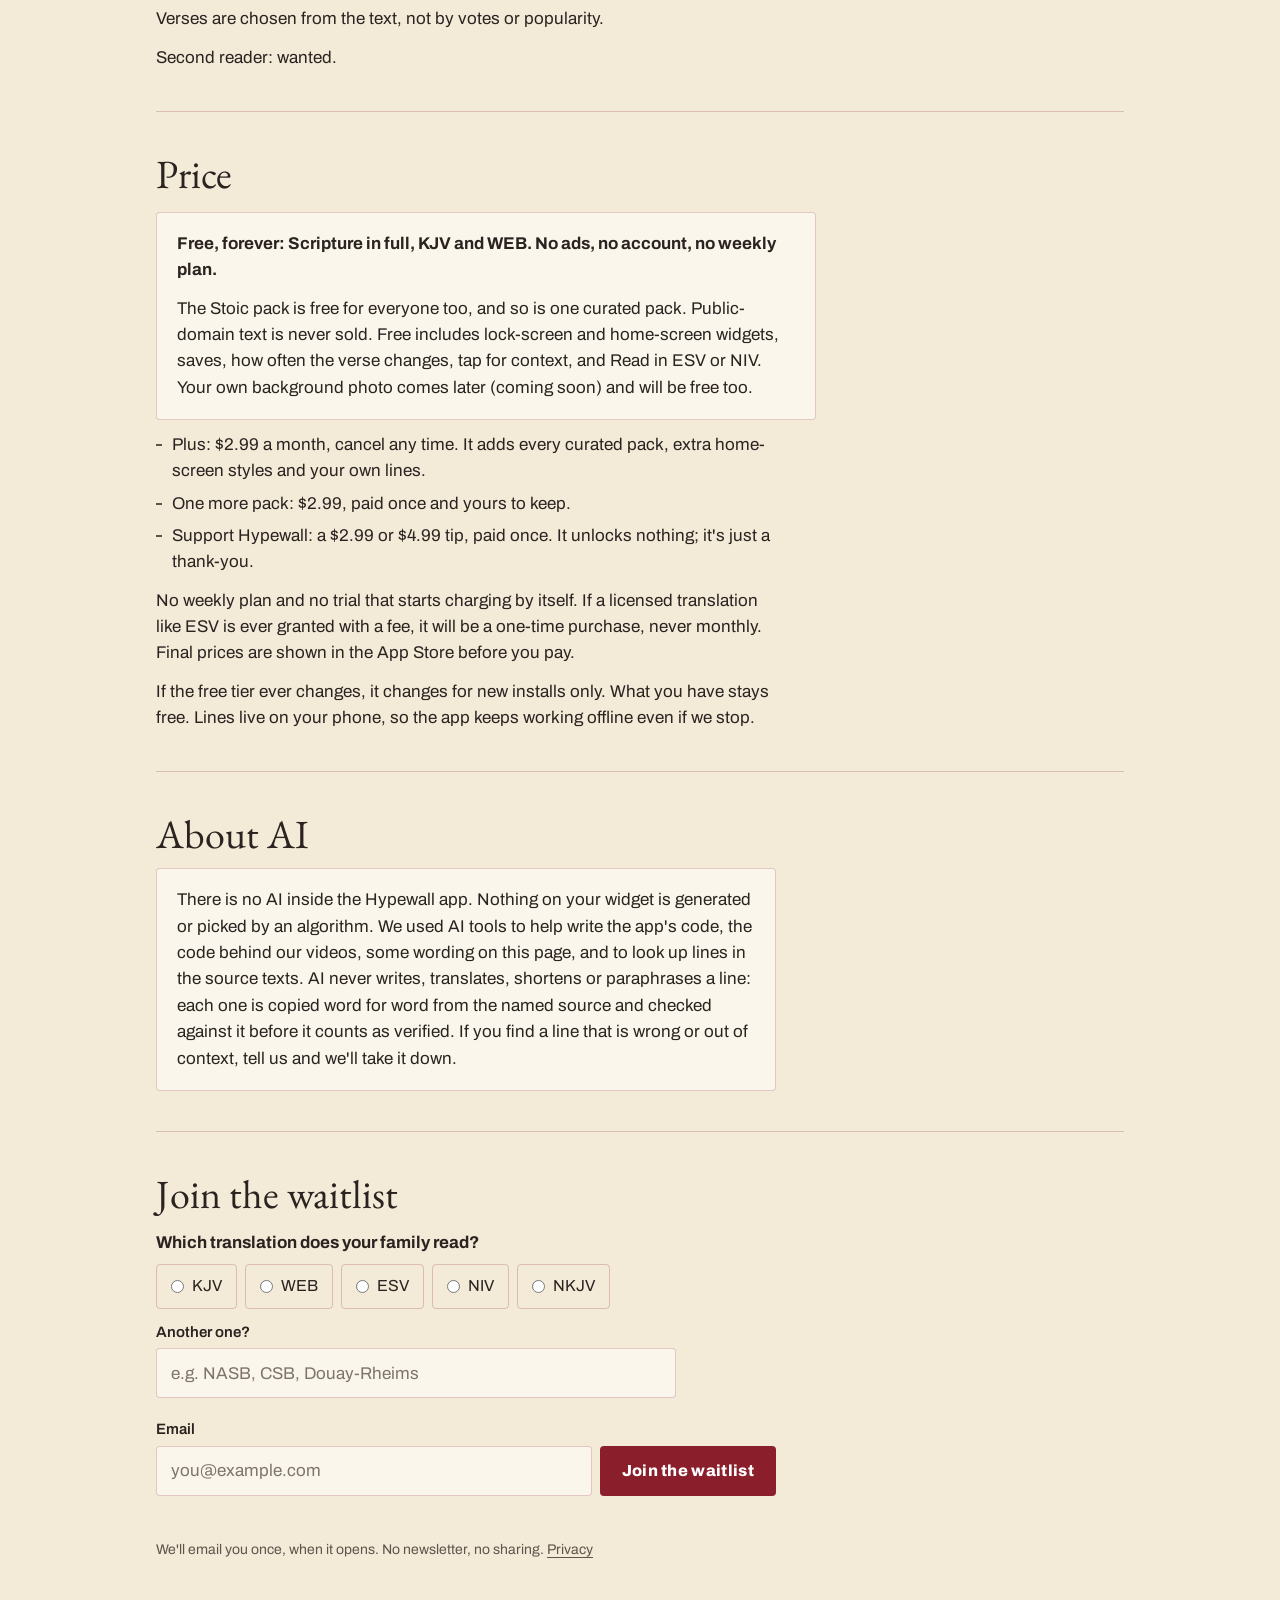
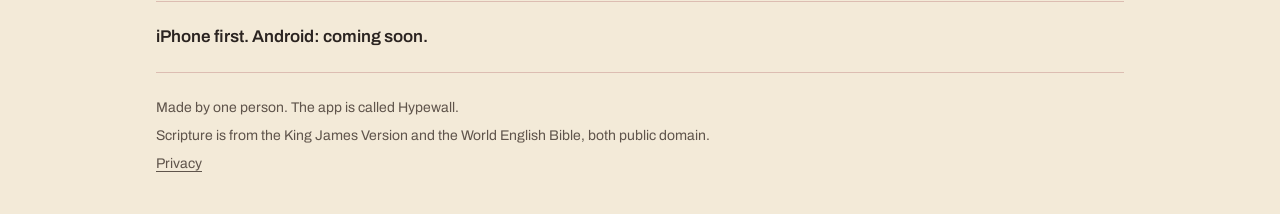
<file: hypewall/scripture/index.html>
<!doctype html>
<html lang="en" data-pack="scripture">
<head>
<meta charset="utf-8">
<meta name="viewport" content="width=device-width, initial-scale=1">
<title>A morning verse on your lock screen · KJV / WEB</title>
<meta name="description" content="A verse for the morning, whole and in context. 365 verses, never shortened, in KJV or WEB. Tap to read the verses around it.">
<meta property="og:title" content="A morning verse on your lock screen · KJV / WEB">
<meta property="og:description" content="A verse for the morning, whole and in context. 365 verses, never shortened. Tap to read the verses around it.">
<meta property="og:type" content="website">
<meta name="theme-color" content="#f3ead8">
<link rel="icon" href="data:image/svg+xml,%3Csvg xmlns='http://www.w3.org/2000/svg' viewBox='0 0 40 40'%3E%3Crect width='40' height='40' rx='9' fill='%23141414'/%3E%3Cpath d='M13 29V11h8a5 5 0 0 1 0 10h-8m7 0 6 8' fill='none' stroke='%23f4f1ea' stroke-width='3' stroke-linecap='round' stroke-linejoin='round'/%3E%3C/svg%3E">
<link rel="preconnect" href="https://fonts.googleapis.com">
<link rel="preconnect" href="https://fonts.gstatic.com" crossorigin>
<link href="https://fonts.googleapis.com/css2?family=Archivo:wdth,wght@62..125,400..900&family=EB+Garamond:ital,wght@0,400;0,500;1,400&display=swap" rel="stylesheet">
<link rel="stylesheet" href="../hw.css">
</head>
<body>
<div class="wrap">
  <header class="top">
    <a class="jump" href="#join">Join the waitlist</a>
  </header>

  <main>
    <h1>A verse for the morning, whole and in context.</h1>
    <p class="lede">365 verses, never shortened. Tap to read the verses around it.</p>

    <section class="show">
      <figure>
        <div class="trpick" role="radiogroup" aria-label="Translation">
          <span>Every verse comes in both KJV and WEB. You pick one translation, and it's used for every verse:</span>
          <label><input type="radio" name="tr" value="kjv" checked> KJV</label>
          <label><input type="radio" name="tr" value="web"> WEB</label>
        </div>
        <div class="w w-scripture" id="home" aria-live="polite"></div>
        <div class="w-under"><span id="lineCount"></span><button type="button" id="nextLine">Next line</button></div>
        <figcaption>Home screen: full style. Lines that don't fit the lock screen live here, never cut.</figcaption>
      </figure>
      <figure>
        <div class="lock" aria-label="iPhone lock screen at actual size">
          <p class="lock-date">Wednesday 11 November</p>
          <p class="lock-time">9:41</p>
          <div class="lw">
            <p class="lw-line" id="lockLine">Thy word is a lamp unto my feet, and a light unto my path.</p>
            <p class="lw-src" id="lockSrc">Psalm 119:105 · KJV</p>
          </div>
        </div>
        <figcaption>Actual size. Lock-screen widgets are small and one colour; iOS draws them that way.</figcaption>
      </figure>
    </section>

    <section class="more">
      <h2>The list</h2>
      <p class="big">Verified so far: 18 of 365 · updated 11 Nov 2026</p>
      <p><a href="../lists/scripture.txt">See the whole list as we build it</a></p>
      <p>Opens when the list reaches 365. Not before.</p>
    </section>

    <section class="more">
      <h2>Translations</h2>
      <p>KJV and WEB in the app. Every verse comes in both, and you pick one translation for all of them.</p>
      <p>Read in ESV or NIV: one tap opens the same verse at esv.org or Bible.com.</p>
      <p>ESV inside the app: not requested yet.</p>
      <div class="icon-row">
        <svg width="60" height="60" viewBox="0 0 60 60" role="img" aria-label="Plain cream app icon"><rect x="1" y="1" width="58" height="58" rx="14" fill="#f9f2e3" stroke="rgba(42,35,32,.25)" stroke-width="1.5"/></svg>
        <p>A plain cream app icon is one of the options: no name, no logo.</p>
      </div>
    </section>

    <section class="more">
      <h2>Who picks the lines</h2>
      <p>Hypewall is made by one person.</p>
      <p>A line goes in only if it means the same on its own as it does in its chapter, and it fits whole on the screen.</p>
      <p>Verses are chosen from the text, not by votes or popularity.</p>
      <p>Second reader: wanted.</p>
      <p data-contact="Second reader (Scripture)" hidden>If you know the Bible well and would read the list before launch, <a>write to us</a>.</p>
    </section>

    <section class="more">
      <h2>Price</h2>
      <div class="box">
        <p><b>Free, forever: Scripture in full, KJV and WEB. No ads, no account, no weekly plan.</b></p>
        <p>The Stoic pack is free for everyone too, and so is one curated pack. Public-domain text is never sold. Free includes lock-screen and home-screen widgets, saves, how often the verse changes, tap for context, and Read in ESV or NIV. Your own background photo comes later (coming soon) and will be free too.</p>
      </div>
      <ul>
        <li>Plus: $2.99 a month, cancel any time. It adds every curated pack, extra home-screen styles and your own lines.</li>
        <li>One more pack: $2.99, paid once and yours to keep.</li>
        <li>Support Hypewall: a $2.99 or $4.99 tip, paid once. It unlocks nothing; it's just a thank-you.</li>
      </ul>
      <p>No weekly plan and no trial that starts charging by itself. If a licensed translation like ESV is ever granted with a fee, it will be a one-time purchase, never monthly. Final prices are shown in the App Store before you pay.</p>
      <p>If the free tier ever changes, it changes for new installs only. What you have stays free. Lines live on your phone, so the app keeps working offline even if we stop.</p>
    </section>

    <section class="more">
      <h2>About AI</h2>
      <p class="box">There is no AI inside the Hypewall app. Nothing on your widget is generated or picked by an algorithm. We used AI tools to help write the app's code, the code behind our videos, some wording on this page, and to look up lines in the source texts. AI never writes, translates, shortens or paraphrases a line: each one is copied word for word from the named source and checked against it before it counts as verified. If you find a line that is wrong or out of context, tell us and we'll take it down.</p>
      <p data-contact="Wrong verse (Scripture)" hidden><a>Report a wrong line</a></p>
    </section>

    <section class="more" id="join">
      <h2>Join the waitlist</h2>
      <form class="join" data-waitlist="hypewall-scripture">
        <div class="fields">
          <fieldset>
            <legend>Which translation does your family read?</legend>
            <div class="opts">
              <label class="opt"><input type="radio" name="answer" value="KJV"> KJV</label>
              <label class="opt"><input type="radio" name="answer" value="WEB"> WEB</label>
              <label class="opt"><input type="radio" name="answer" value="ESV"> ESV</label>
              <label class="opt"><input type="radio" name="answer" value="NIV"> NIV</label>
              <label class="opt"><input type="radio" name="answer" value="NKJV"> NKJV</label>
            </div>
          </fieldset>
          <div class="other">
            <label for="other">Another one?</label>
            <input type="text" id="other" name="other" maxlength="60" autocomplete="off" placeholder="e.g. NASB, CSB, Douay-Rheims">
          </div>
          <div class="email">
            <label for="email">Email</label>
            <div class="row">
              <input type="email" id="email" name="email" required autocomplete="email" placeholder="you@example.com">
              <button class="go" type="submit">Join the waitlist</button>
            </div>
            <p data-status role="status" aria-live="polite"></p>
            <p class="fine">We'll email you once, when it opens. No newsletter, no sharing. <a href="../../privacy.html">Privacy</a></p>
          </div>
        </div>
        <div class="done" data-done tabindex="-1">
          <h3>You're on the list.</h3>
          <p>We'll email you once, when it opens.</p>
        </div>
      </form>
    </section>

    <p class="platform">iPhone first. Android: coming soon.</p>
  </main>

  <footer>
    <p>Made by one person. The app is called Hypewall.</p>
    <p>Scripture is from the King James Version and the World English Bible, both public domain.</p>
    <p><a href="../../privacy.html">Privacy</a></p>
  </footer>
</div>

<script type="application/json" id="lines">{"lock": {"kjv": "Thy word is a lamp unto my feet, and a light unto my path.", "web": "Your word is a lamp to my feet, and a light for my path.", "s": "Psalm 119:105"}, "lines": [{"kjv": "It is of the LORD’s mercies that we are not consumed, because his compassions fail not. They are new every morning: great is thy faithfulness.", "web": "It is because of the LORD’s loving kindnesses that we are not consumed, because his mercies don’t fail. They are new every morning. Great is your faithfulness.", "s": "Lamentations 3:22–23"}, {"kjv": "Come unto me, all ye that labour and are heavy laden, and I will give you rest.", "web": "“Come to me, all you who labor and are heavily burdened, and I will give you rest.", "s": "Matthew 11:28"}, {"kjv": "For his anger endureth but a moment; in his favour is life: weeping may endure for a night, but joy cometh in the morning.", "web": "For his anger is but for a moment. His favor is for a lifetime. Weeping may stay for the night, but joy comes in the morning.", "s": "Psalm 30:5"}, {"kjv": "Cause me to hear thy lovingkindness in the morning; for in thee do I trust: cause me to know the way wherein I should walk; for I lift up my soul unto thee.", "web": "Cause me to hear your loving kindness in the morning, for I trust in you. Cause me to know the way in which I should walk, for I lift up my soul to you.", "s": "Psalm 143:8"}, {"kjv": "O satisfy us early with thy mercy; that we may rejoice and be glad all our days.", "web": "Satisfy us in the morning with your loving kindness, that we may rejoice and be glad all our days.", "s": "Psalm 90:14"}, {"kjv": "Jesus Christ the same yesterday, and to day, and for ever.", "web": "Jesus Christ is the same yesterday, today, and forever.", "s": "Hebrews 13:8"}, {"kjv": "And let us not be weary in well doing: for in due season we shall reap, if we faint not.", "web": "Let’s not be weary in doing good, for we will reap in due season if we don’t give up.", "s": "Galatians 6:9"}, {"kjv": "Peace I leave with you, my peace I give unto you: not as the world giveth, give I unto you. Let not your heart be troubled, neither let it be afraid.", "web": "Peace I leave with you. My peace I give to you; not as the world gives, I give to you. Don’t let your heart be troubled, neither let it be fearful.", "s": "John 14:27"}]}</script>
<script src="../../config.js"></script>
<script src="../../waitlist.js"></script>
<script src="../hw.js"></script>
</body>
</html>
</file>
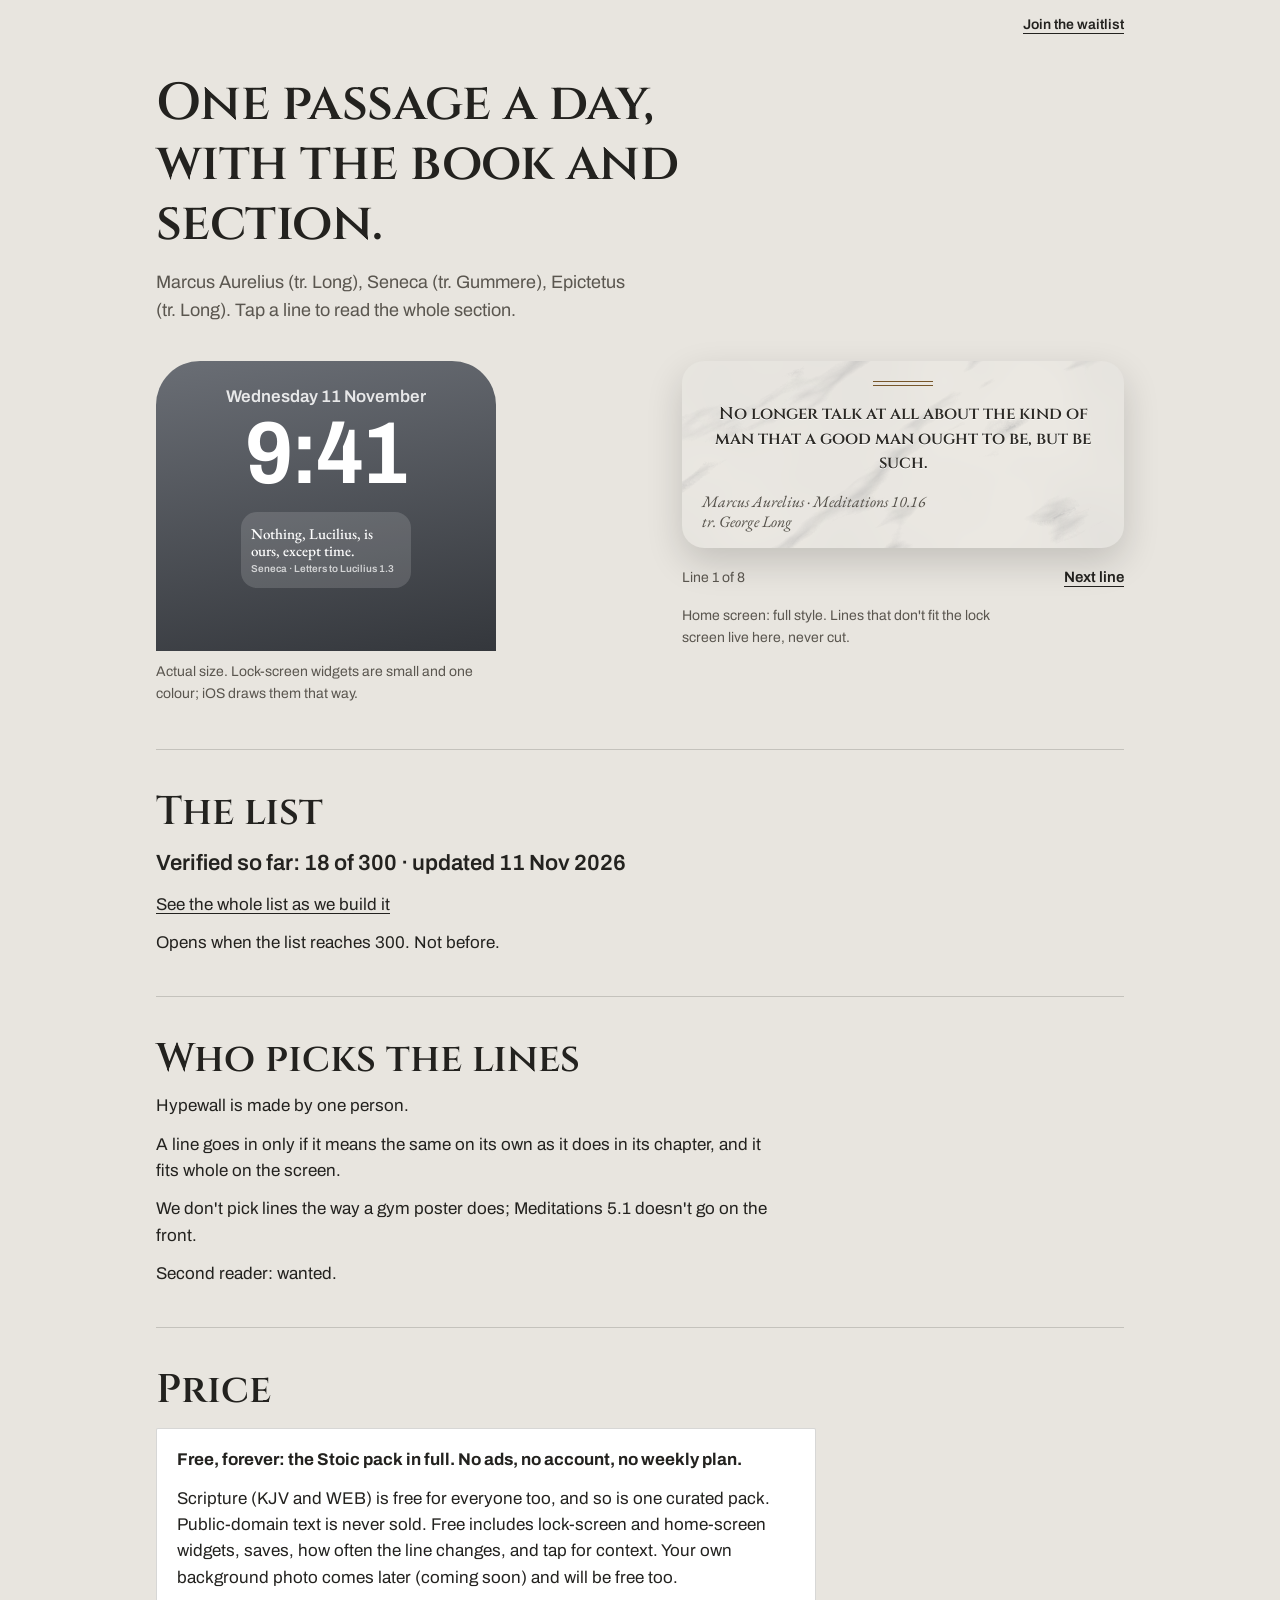
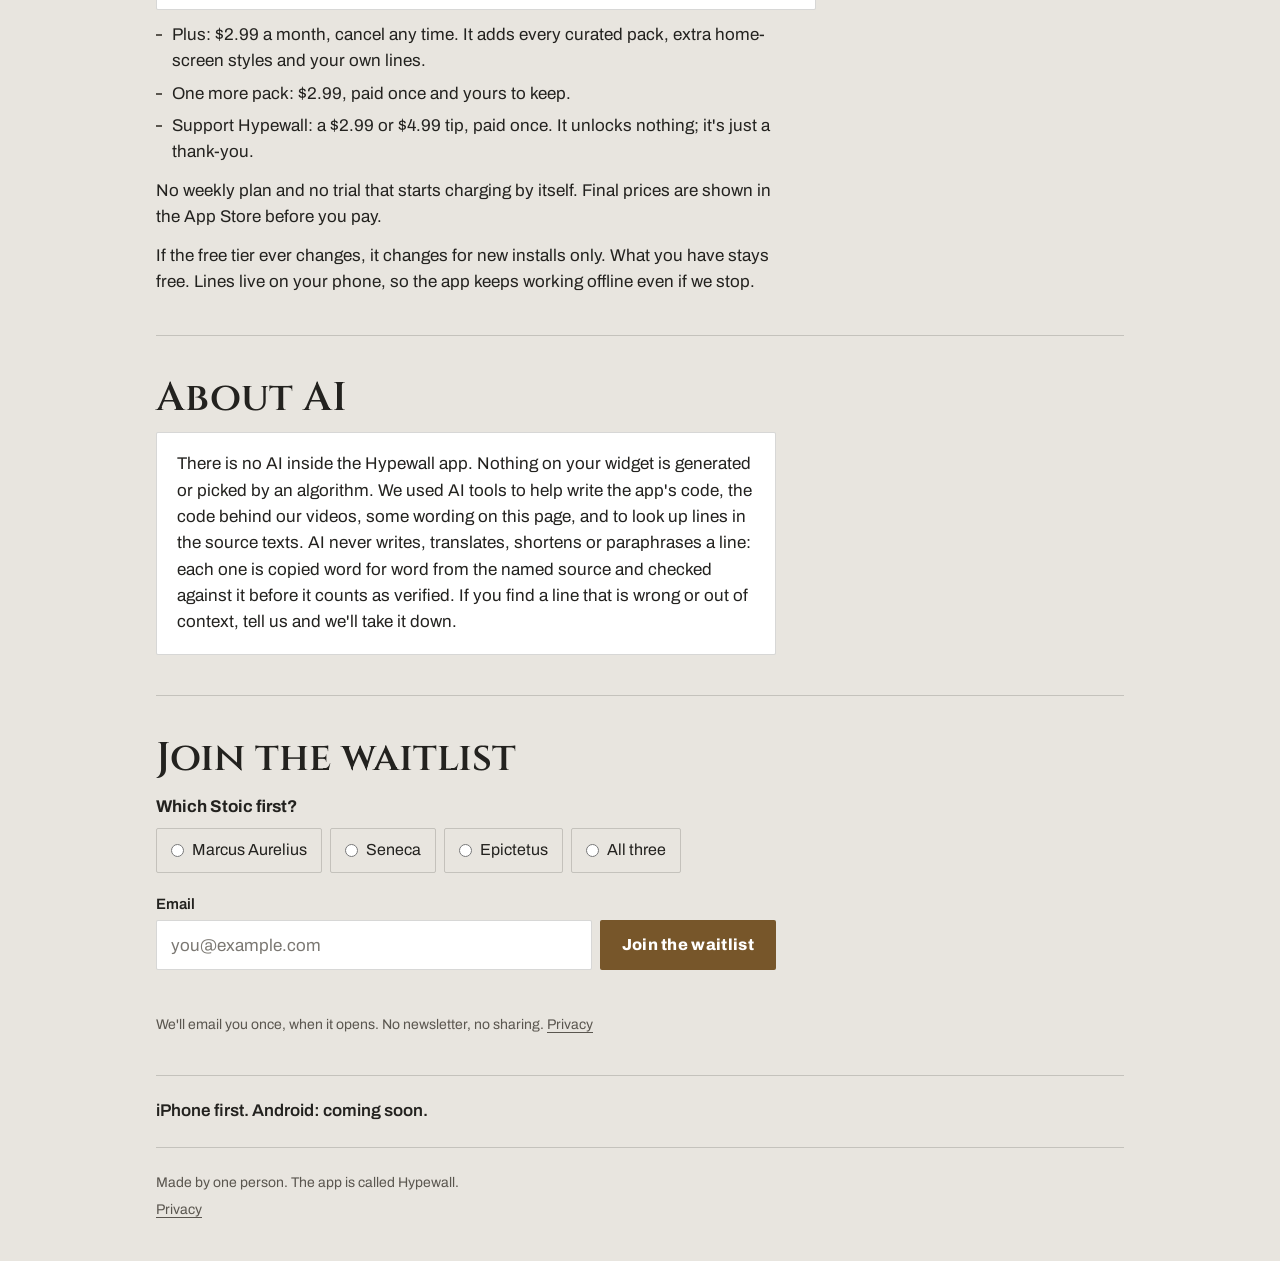
<file: hypewall/stoic/index.html>
<!doctype html>
<html lang="en" data-pack="stoic">
<head>
<meta charset="utf-8">
<meta name="viewport" content="width=device-width, initial-scale=1">
<title>Stoic lines for your lock screen · Marcus, Seneca, Epictetus</title>
<meta name="description" content="One passage a day, with the book and section. Marcus Aurelius (tr. Long), Seneca (tr. Gummere), Epictetus (tr. Long). Tap a line to read the whole section.">
<meta property="og:title" content="Stoic lines for your lock screen · Marcus, Seneca, Epictetus">
<meta property="og:description" content="One passage a day, with the book and section. Marcus Aurelius (tr. Long), Seneca (tr. Gummere), Epictetus (tr. Long).">
<meta property="og:type" content="website">
<meta name="theme-color" content="#e8e5df">
<link rel="icon" href="data:image/svg+xml,%3Csvg xmlns='http://www.w3.org/2000/svg' viewBox='0 0 40 40'%3E%3Crect width='40' height='40' rx='9' fill='%23141414'/%3E%3Cpath d='M13 29V11h8a5 5 0 0 1 0 10h-8m7 0 6 8' fill='none' stroke='%23f4f1ea' stroke-width='3' stroke-linecap='round' stroke-linejoin='round'/%3E%3C/svg%3E">
<link rel="preconnect" href="https://fonts.googleapis.com">
<link rel="preconnect" href="https://fonts.gstatic.com" crossorigin>
<link href="https://fonts.googleapis.com/css2?family=Archivo:wdth,wght@62..125,400..900&family=Cinzel:wght@500;600;700&family=EB+Garamond:ital,wght@0,400;0,500;1,400&display=swap" rel="stylesheet">
<link rel="stylesheet" href="../hw.css">
</head>
<body>
<div class="wrap">
  <header class="top">
    <a class="jump" href="#join">Join the waitlist</a>
  </header>

  <main>
    <h1>One passage a day, with the book and section.</h1>
    <p class="lede">Marcus Aurelius (tr. Long), Seneca (tr. Gummere), Epictetus (tr. Long). Tap a line to read the whole section.</p>

    <section class="show">
      <figure>
        <div class="lock" aria-label="iPhone lock screen at actual size">
          <p class="lock-date">Wednesday 11 November</p>
          <p class="lock-time">9:41</p>
          <div class="lw">
            <p class="lw-line">Nothing, Lucilius, is ours, except time.</p>
            <p class="lw-src">Seneca · Letters to Lucilius 1.3</p>
          </div>
        </div>
        <figcaption>Actual size. Lock-screen widgets are small and one colour; iOS draws them that way.</figcaption>
      </figure>
      <figure>
        <div class="w w-stoic" id="home" aria-live="polite"></div>
        <div class="w-under"><span id="lineCount"></span><button type="button" id="nextLine">Next line</button></div>
        <figcaption>Home screen: full style. Lines that don't fit the lock screen live here, never cut.</figcaption>
      </figure>
    </section>

    <section class="more">
      <h2>The list</h2>
      <p class="big">Verified so far: 18 of 300 · updated 11 Nov 2026</p>
      <p><a href="../lists/stoic.txt">See the whole list as we build it</a></p>
      <p>Opens when the list reaches 300. Not before.</p>
    </section>

    <section class="more">
      <h2>Who picks the lines</h2>
      <p>Hypewall is made by one person.</p>
      <p>A line goes in only if it means the same on its own as it does in its chapter, and it fits whole on the screen.</p>
      <p>We don't pick lines the way a gym poster does; Meditations 5.1 doesn't go on the front.</p>
      <p>Second reader: wanted.</p>
      <p data-contact="Second reader (Stoic)" hidden>If you know these books well and would read the list before launch, <a>write to us</a>.</p>
    </section>

    <section class="more">
      <h2>Price</h2>
      <div class="box">
        <p><b>Free, forever: the Stoic pack in full. No ads, no account, no weekly plan.</b></p>
        <p>Scripture (KJV and WEB) is free for everyone too, and so is one curated pack. Public-domain text is never sold. Free includes lock-screen and home-screen widgets, saves, how often the line changes, and tap for context. Your own background photo comes later (coming soon) and will be free too.</p>
      </div>
      <ul>
        <li>Plus: $2.99 a month, cancel any time. It adds every curated pack, extra home-screen styles and your own lines.</li>
        <li>One more pack: $2.99, paid once and yours to keep.</li>
        <li>Support Hypewall: a $2.99 or $4.99 tip, paid once. It unlocks nothing; it's just a thank-you.</li>
      </ul>
      <p>No weekly plan and no trial that starts charging by itself. Final prices are shown in the App Store before you pay.</p>
      <p>If the free tier ever changes, it changes for new installs only. What you have stays free. Lines live on your phone, so the app keeps working offline even if we stop.</p>
    </section>

    <section class="more">
      <h2>About AI</h2>
      <p class="box">There is no AI inside the Hypewall app. Nothing on your widget is generated or picked by an algorithm. We used AI tools to help write the app's code, the code behind our videos, some wording on this page, and to look up lines in the source texts. AI never writes, translates, shortens or paraphrases a line: each one is copied word for word from the named source and checked against it before it counts as verified. If you find a line that is wrong or out of context, tell us and we'll take it down.</p>
      <p data-contact="Wrong line (Stoic)" hidden><a>Report a wrong line</a></p>
    </section>

    <section class="more" id="join">
      <h2>Join the waitlist</h2>
      <form class="join" data-waitlist="hypewall-stoic">
        <div class="fields">
          <fieldset>
            <legend>Which Stoic first?</legend>
            <div class="opts">
              <label class="opt"><input type="radio" name="answer" value="Marcus Aurelius"> Marcus Aurelius</label>
              <label class="opt"><input type="radio" name="answer" value="Seneca"> Seneca</label>
              <label class="opt"><input type="radio" name="answer" value="Epictetus"> Epictetus</label>
              <label class="opt"><input type="radio" name="answer" value="All three"> All three</label>
            </div>
          </fieldset>
          <div class="email">
            <label for="email">Email</label>
            <div class="row">
              <input type="email" id="email" name="email" required autocomplete="email" placeholder="you@example.com">
              <button class="go" type="submit">Join the waitlist</button>
            </div>
            <p data-status role="status" aria-live="polite"></p>
            <p class="fine">We'll email you once, when it opens. No newsletter, no sharing. <a href="../../privacy.html">Privacy</a></p>
          </div>
        </div>
        <div class="done" data-done tabindex="-1">
          <h3>You're on the list.</h3>
          <p>We'll email you once, when it opens.</p>
        </div>
      </form>
    </section>

    <p class="platform">iPhone first. Android: coming soon.</p>
  </main>

  <footer>
    <p>Made by one person. The app is called Hypewall.</p>
    <p><a href="../../privacy.html">Privacy</a></p>
  </footer>
</div>

<script type="application/json" id="lines">{"lines": [{"t": "No longer talk at all about the kind of man that a good man ought to be, but be such.", "s": "Marcus Aurelius · Meditations 10.16", "tr": "tr. George Long"}, {"t": "There are more things, Lucilius, likely to frighten us than there are to crush us; we suffer more often in imagination than in reality.", "s": "Seneca · Moral Letters to Lucilius 13.4", "tr": "tr. Richard M. Gummere"}, {"t": "Seek not that the things which happen should happen as you wish; but wish the things which happen to be as they are, and you will have a tranquil flow of life.", "s": "Epictetus · Encheiridion 8", "tr": "tr. George Long"}, {"t": "Be like the promontory against which the waves continually break, but it stands firm and tames the fury of the water around it.", "s": "Marcus Aurelius · Meditations 4.49", "tr": "tr. George Long"}, {"t": "You need a change of soul rather than a change of climate.", "s": "Seneca · Moral Letters to Lucilius 28.1", "tr": "tr. Richard M. Gummere"}, {"t": "Look within. Within is the fountain of good, and it will ever bubble up, if thou wilt ever dig.", "s": "Marcus Aurelius · Meditations 7.59", "tr": "tr. George Long"}, {"t": "It is not the man who has too little, but the man who craves more, that is poor.", "s": "Seneca · Moral Letters to Lucilius 2.6", "tr": "tr. Richard M. Gummere"}, {"t": "Of things some are in our power, and others are not.", "s": "Epictetus · Encheiridion 1", "tr": "tr. George Long"}]}</script>
<script src="../../config.js"></script>
<script src="../../waitlist.js"></script>
<script src="../hw.js"></script>
</body>
</html>
</file>
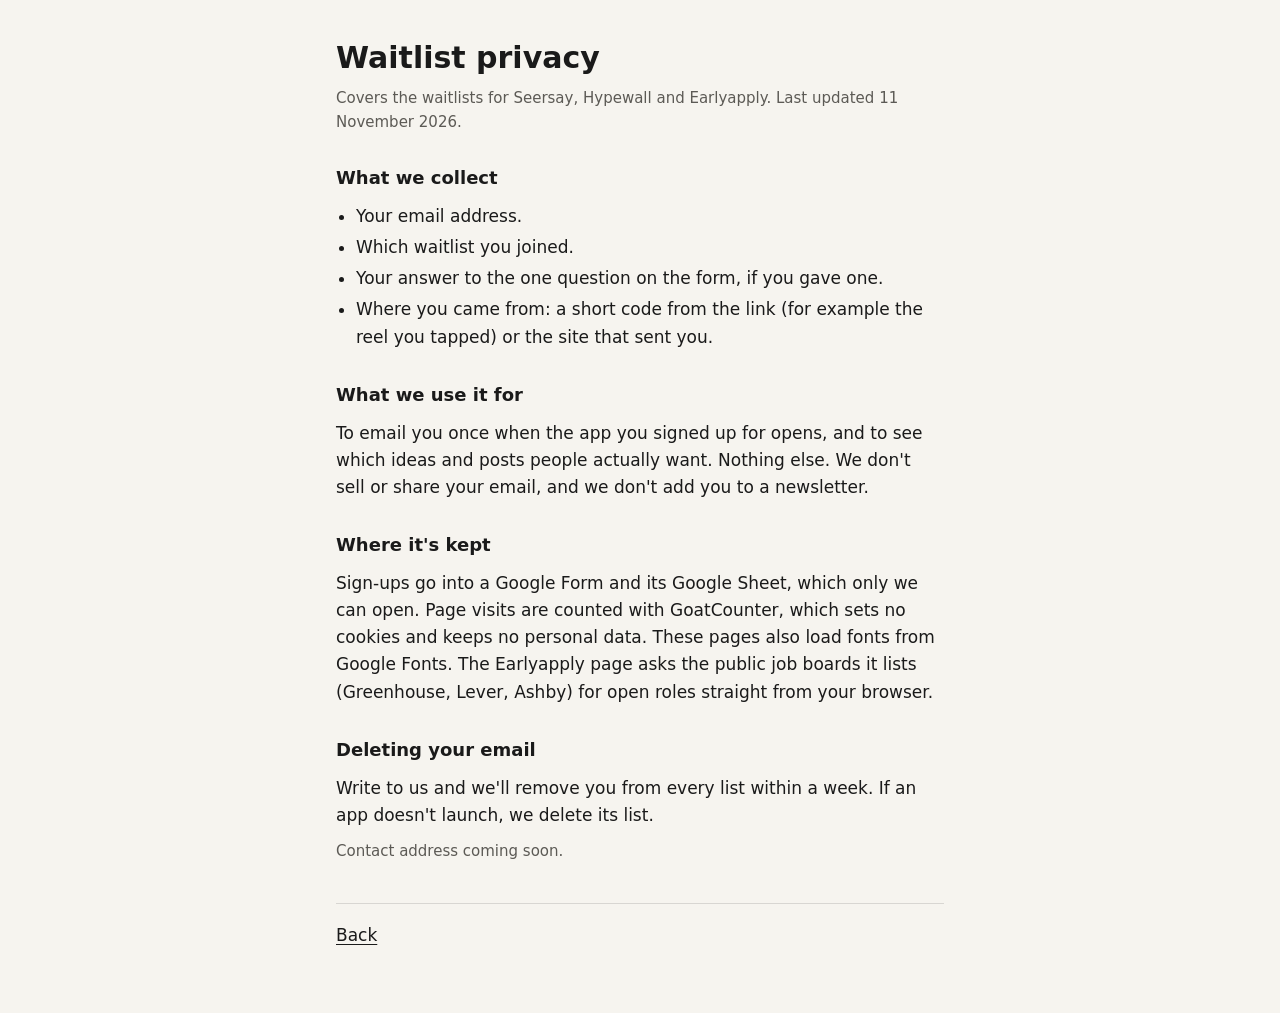
<file: privacy.html>
<!doctype html>
<html lang="en">
<head>
<meta charset="utf-8">
<meta name="viewport" content="width=device-width, initial-scale=1">
<title>Waitlist privacy</title>
<meta name="robots" content="noindex">
<style>
:root{--bg:#f6f4ef;--ink:#1a1a1a;--muted:#5c5a55;--line:rgba(0,0,0,.12)}
@media (prefers-color-scheme:dark){:root{--bg:#141414;--ink:#ecebe7;--muted:#a3a19b;--line:rgba(255,255,255,.14)}}
*{box-sizing:border-box;margin:0;padding:0}
body{background:var(--bg);color:var(--ink);font:400 17px/1.6 system-ui,-apple-system,"Segoe UI",sans-serif}
main{max-width:640px;margin:0 auto;padding:40px 16px 64px}
h1{font-size:30px;line-height:1.2}
h2{font-size:18px;margin-top:30px}
p,ul{margin-top:10px}
ul{padding-left:20px}
li + li{margin-top:4px}
.muted{color:var(--muted);font-size:15px}
a{color:inherit;text-underline-offset:3px}
footer{margin-top:40px;padding-top:18px;border-top:1px solid var(--line)}
</style>
</head>
<body>
<main>
  <h1>Waitlist privacy</h1>
  <p class="muted">Covers the waitlists for Seersay, Hypewall and Earlyapply. Last updated 11 November 2026.</p>

  <h2>What we collect</h2>
  <ul>
    <li>Your email address.</li>
    <li>Which waitlist you joined.</li>
    <li>Your answer to the one question on the form, if you gave one.</li>
    <li>Where you came from: a short code from the link (for example the reel you tapped) or the site that sent you.</li>
  </ul>

  <h2>What we use it for</h2>
  <p>To email you once when the app you signed up for opens, and to see which ideas and posts people actually want. Nothing else. We don't sell or share your email, and we don't add you to a newsletter.</p>

  <h2>Where it's kept</h2>
  <p>Sign-ups go into a Google Form and its Google Sheet, which only we can open. Page visits are counted with GoatCounter, which sets no cookies and keeps no personal data. These pages also load fonts from Google Fonts. The Earlyapply page asks the public job boards it lists (Greenhouse, Lever, Ashby) for open roles straight from your browser.</p>

  <h2>Deleting your email</h2>
  <p>Write to us and we'll remove you from every list within a week. If an app doesn't launch, we delete its list.</p>
  <p id="contact" class="muted">Contact address coming soon.</p>

  <footer><a href="javascript:history.back()">Back</a></footer>
</main>
<script src="config.js"></script>
<script>
  var c = (window.WAITLIST_CONFIG || {}).contact, p = document.getElementById('contact');
  if (c) { p.textContent = 'Email: '; var a = document.createElement('a'); a.href = 'mailto:' + c; a.textContent = c; p.appendChild(a); p.className = ''; }
</script>
</body>
</html>
</file>
<file: hypewall/hw.css>
/* Shared look for the Hypewall pack pages (anime/, stoic/, scripture/). Each page sets data-pack on <html>. */
*{box-sizing:border-box;margin:0;padding:0}
button,input{font:inherit;color:inherit}
button{background:none;border:0;cursor:pointer}
ul{list-style:none}
a{color:inherit;text-underline-offset:3px}

:root{
  --bg:#f4f1ea;--ink:#141414;--muted:#5d5a54;--line:rgba(20,20,20,.14);--field:#fff;
  --accent:#141414;--on-accent:#f4f1ea;--error:#b3261e;
  --display:Archivo,system-ui,sans-serif;--d-weight:900;--d-stretch:72%;--d-case:none;--d-size:clamp(40px,8vw,72px);--d-lh:.98;
  --body:Archivo,system-ui,sans-serif;--radius:12px;
}
[data-pack=anime]{--bg:#fbfaf6;--ink:#111;--muted:#4a4a4a;--line:rgba(17,17,17,.2);--accent:#e0201b;--on-accent:#fff;
  --display:Anton,Impact,sans-serif;--d-weight:400;--d-stretch:100%;--d-case:uppercase;--d-lh:1;--radius:0}
[data-pack=stoic]{--bg:#e8e5df;--ink:#23221f;--muted:#5a564f;--line:rgba(35,34,31,.18);--accent:#77562a;--on-accent:#fff;
  --display:Cinzel,serif;--d-weight:600;--d-stretch:100%;--d-size:clamp(30px,6vw,52px);--d-lh:1.15;--radius:2px}
[data-pack=scripture]{--bg:#f3ead8;--ink:#2a2320;--muted:#5f544b;--line:rgba(139,30,43,.22);--field:#fbf6ec;--accent:#8b1e2b;--on-accent:#fff;
  --display:"EB Garamond",serif;--d-weight:400;--d-stretch:100%;--d-size:clamp(38px,7.5vw,68px);--d-lh:1.05;--radius:4px}

body{background:var(--bg);color:var(--ink);font:400 17px/1.55 var(--body);-webkit-font-smoothing:antialiased}
:focus-visible{outline:2px solid var(--accent);outline-offset:3px}

.wrap{max-width:1000px;margin:0 auto;padding:0 16px}
header.top{display:flex;align-items:center;justify-content:space-between;gap:12px;padding:18px 0}
.mark{font:900 22px/1 Archivo,sans-serif;font-stretch:72%;letter-spacing:.02em;text-transform:uppercase;text-decoration:none}
.jump{margin-left:auto;font:600 14px/1 var(--body);text-decoration:underline;text-underline-offset:4px}

h1{font-family:var(--display);font-weight:var(--d-weight);font-stretch:var(--d-stretch);text-transform:var(--d-case);font-size:var(--d-size);line-height:var(--d-lh);letter-spacing:-.01em;max-width:16ch;margin-top:24px}
.lede{margin-top:16px;max-width:48ch;font-size:18px;color:var(--muted)}
.freq{margin-top:10px;max-width:48ch;font-size:16px}

/* ---------- lock screen at actual size + home-screen widget ---------- */
.show{margin-top:36px;display:grid;gap:32px;padding-bottom:44px}
@media (min-width:760px){.show{grid-template-columns:minmax(0,1.1fr) minmax(0,1fr);gap:40px;align-items:start}}
figure{min-width:0}
figcaption{margin-top:10px;font-size:14px;color:var(--muted);max-width:44ch}

.lock{width:100%;max-width:340px;height:290px;border-radius:44px 44px 0 0;background:linear-gradient(170deg,#6a6e75,#34373c);color:#fff;text-align:center;padding-top:26px;font-family:Archivo,system-ui,sans-serif}
.lock-date{font:600 17px/1.2 Archivo,system-ui,sans-serif;opacity:.85}
.lock-time{font:700 88px/1 Archivo,system-ui,sans-serif;font-stretch:90%;letter-spacing:-.02em;margin-top:2px}
.lw{width:170px;height:76px;margin:14px auto 0;padding:6px 10px;border-radius:16px;background:rgba(255,255,255,.14);text-align:left;display:flex;flex-direction:column;justify-content:center;gap:3px}
.lw-line{font:500 13px/1.2 Archivo,system-ui,sans-serif}
.lw-src{font:600 10px/1.15 Archivo,system-ui,sans-serif;opacity:.72}
[data-pack=anime] .lw-line{font:400 13px/1.08 Anton,Impact,sans-serif;text-transform:uppercase;letter-spacing:.01em}
[data-pack=stoic] .lw-line,[data-pack=scripture] .lw-line{font:500 15px/1.15 "EB Garamond",serif}

.w{position:relative;border-radius:22px;overflow:hidden;min-height:170px;padding:20px 20px 16px;display:flex;flex-direction:column;justify-content:space-between;gap:16px;box-shadow:0 14px 36px rgba(0,0,0,.16)}
.w > *{position:relative}
.w-foot{display:flex;justify-content:space-between;align-items:flex-end;flex-wrap:wrap;gap:8px 12px}

.w-anime{background:#fff;color:#111;border:3px solid #111}
.w-anime .speed{position:absolute;inset:-2px;pointer-events:none;opacity:.55;
  background:repeating-conic-gradient(from 2deg at 50% 50%,#111 0deg .8deg,transparent .8deg 5.2deg),repeating-conic-gradient(from 0deg at 50% 50%,#111 0deg .35deg,transparent .35deg 3.1deg);
  -webkit-mask-image:radial-gradient(ellipse 62% 58% at 50% 50%,transparent 62%,#000 100%);mask-image:radial-gradient(ellipse 62% 58% at 50% 50%,transparent 62%,#000 100%)}
.w-anime .w-line{font:400 29px/1.04 Anton,Impact,sans-serif;text-transform:uppercase;text-align:center;margin:auto 0}
.w-anime .w-src{background:#111;color:#fff;padding:6px 9px;font:800 11px/1.2 Archivo,sans-serif;letter-spacing:.06em;text-transform:uppercase}

.w-stoic{background:var(--marble) center/cover,#e8e5df;color:#2b2925;text-align:center}
.w-stoic .rule{display:block;width:60px;height:5px;margin:0 auto;border-top:1px solid #77562a;border-bottom:1px solid #77562a}
.w-stoic .w-line{font:600 18px/1.45 Cinzel,serif;text-shadow:0 1px 0 rgba(255,255,255,.8);margin:auto 0}
.w-stoic .w-src{font:italic 400 16px/1.25 "EB Garamond",serif;color:#545049;text-align:left}

.w-scripture{background:#f9f2e3;color:#2a2320;border:1px solid rgba(139,30,43,.32);box-shadow:inset 0 0 0 5px #f9f2e3,inset 0 0 0 6px rgba(139,30,43,.2),0 14px 36px rgba(0,0,0,.16)}
.w-scripture .w-line{font:400 22px/1.3 "EB Garamond",serif}
.w-scripture .dc{float:left;font:400 60px/.8 "EB Garamond",serif;color:#8b1e2b;padding:6px 8px 0 0}
.w-scripture .w-src{font:500 16px/1.2 "EB Garamond",serif;font-variant:small-caps;letter-spacing:.05em;color:#8b1e2b}

.tag{display:inline-block;padding:4px 8px;border:1.5px dashed currentColor;font:700 12px/1.2 Archivo,sans-serif}
.lock + .tag{margin-top:10px}
.w-under{display:flex;align-items:center;justify-content:space-between;gap:12px;margin-top:12px;font-size:14px;color:var(--muted)}
.w-under button{font:600 15px/1 var(--body);color:var(--ink);text-decoration:underline;text-underline-offset:4px;padding:10px 0}

.trpick{display:flex;flex-wrap:wrap;align-items:center;gap:8px 12px;margin-bottom:14px;font-size:15px}
.trpick label{display:inline-flex;align-items:center;gap:6px;padding:6px 12px;border:1.5px solid var(--line);border-radius:var(--radius);cursor:pointer}
.trpick label:has(input:checked){border-color:var(--accent);color:var(--accent);font-weight:600}

/* ---------- sections ---------- */
section.more{border-top:1px solid var(--line);padding:40px 0}
section.more h2{font-family:var(--display);font-weight:var(--d-weight);font-stretch:var(--d-stretch);text-transform:var(--d-case);font-size:clamp(28px,4.6vw,40px);line-height:1.1}
section.more p,section.more ul{margin-top:12px;max-width:62ch}
section.more li{padding-left:16px;position:relative}
section.more li::before{content:"";position:absolute;left:0;top:.7em;width:6px;height:2px;background:var(--muted)}
section.more li + li{margin-top:6px}
.muted{color:var(--muted)}
.big{font-size:22px;font-weight:600}
.box{margin-top:16px;padding:18px 20px;border:1.5px solid var(--line);border-radius:var(--radius);background:var(--field);max-width:66ch}
.box p:first-child{margin-top:0}
.icon-row{display:flex;align-items:center;gap:16px;margin-top:16px}
.icon-row svg{flex:0 0 auto}
.icon-row p{margin-top:0}

/* ---------- waitlist form ---------- */
fieldset{border:0;margin-top:16px}
legend{font:700 17px/1.3 var(--body);margin-bottom:10px}
.opts{display:flex;flex-wrap:wrap;gap:8px}
.opt{display:inline-flex;align-items:center;gap:8px;padding:9px 14px;border:1.5px solid var(--line);border-radius:var(--radius);cursor:pointer;font-size:16px}
.opt:has(input:checked){border-color:var(--accent);outline:1px solid var(--accent)}
.opt input{accent-color:var(--accent)}
.other{margin-top:14px;max-width:520px}
.other label,.email label{display:block;font:600 15px/1.3 var(--body);margin-bottom:6px}
.other input{width:100%}
.email{margin-top:22px;max-width:620px}
.row{display:flex;gap:8px;flex-wrap:wrap}
input[type=email],input[type=text]{flex:1 1 220px;min-width:0;height:50px;padding:0 14px;background:var(--field);color:var(--ink);border:1.5px solid var(--line);border-radius:var(--radius);font-size:17px}
[data-pack=anime] input[type=email],[data-pack=anime] input[type=text],[data-pack=anime] .opt{border:2px solid #111}
input::placeholder{color:var(--muted);opacity:.8}
.go{flex:0 0 auto;height:50px;padding:0 22px;background:var(--accent);color:var(--on-accent);border-radius:var(--radius);font:800 16px/1 Archivo,sans-serif;letter-spacing:.02em}
[data-pack=anime] .go{text-transform:uppercase;letter-spacing:.06em}
.go:disabled{opacity:.6;cursor:progress}
[data-status]{font:500 14px/1.4 var(--body);margin-top:10px;min-height:1.4em;color:var(--muted)}
[data-status][data-kind=error]{color:var(--error)}
.fine{font-size:14px;color:var(--muted);margin-top:4px}
.done{display:none;margin-top:16px}
.done h3{font-family:var(--display);font-weight:var(--d-weight);font-stretch:var(--d-stretch);text-transform:var(--d-case);font-size:30px;line-height:1.1}
.done p{color:var(--muted);margin-top:6px}
.join[data-state=done] .fields{display:none}
.join[data-state=done] .done{display:block}

.platform{border-top:1px solid var(--line);padding:22px 0;font-weight:600}
footer{border-top:1px solid var(--line);padding:24px 0 40px;font-size:14px;color:var(--muted)}
footer p + p{margin-top:6px}
</file>
